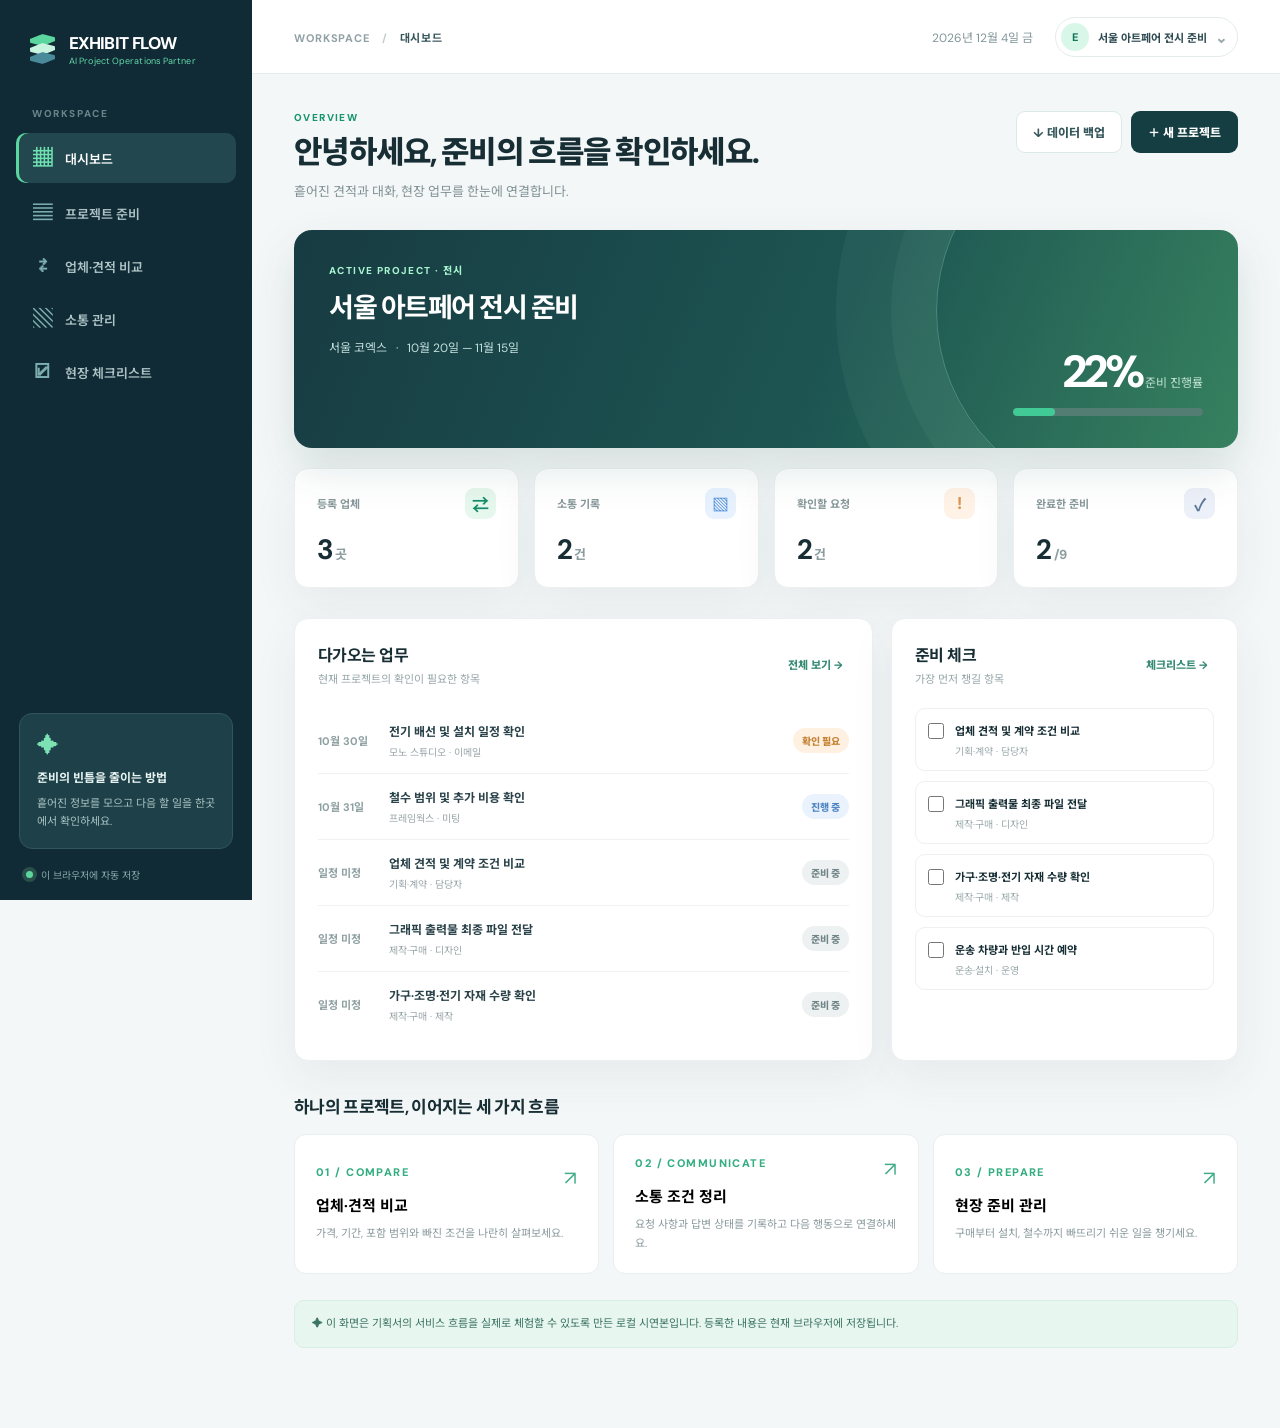
<file: 웹사이트_기획/index.html>
<!doctype html>
<html lang="ko">
<head>
  <meta charset="UTF-8" />
  <meta name="viewport" content="width=device-width, initial-scale=1.0" />
  <meta name="theme-color" content="#102b35" />
  <meta name="description" content="EXHIBIT FLOW — 전시 프로젝트의 비교, 소통, 준비를 하나의 흐름으로 관리하세요." />
  <title>EXHIBIT FLOW | 전시 프로젝트 운영</title>
  <link rel="stylesheet" href="styles.css" />
</head>
<body>
  <div class="app-shell">
    <aside class="sidebar" id="sidebar">
      <a class="brand" href="#dashboard" aria-label="EXHIBIT FLOW 홈">
        <span class="brand-mark" aria-hidden="true"><i></i><i></i><i></i></span>
        <span><strong>EXHIBIT FLOW</strong><small>AI Project Operations Partner</small></span>
      </a>
      <div class="side-caption">WORKSPACE</div>
      <nav class="main-nav" aria-label="주 메뉴">
        <button class="nav-item active" data-view="dashboard"><span class="nav-icon">▦</span> 대시보드</button>
        <button class="nav-item" data-view="projects"><span class="nav-icon">▤</span> 프로젝트 준비</button>
        <button class="nav-item" data-view="compare"><span class="nav-icon">⇄</span> 업체·견적 비교</button>
        <button class="nav-item" data-view="messages"><span class="nav-icon">▧</span> 소통 관리</button>
        <button class="nav-item" data-view="checklist"><span class="nav-icon">☑</span> 현장 체크리스트</button>
      </nav>
      <div class="sidebar-bottom">
        <div class="side-tip"><span>✦</span><strong>준비의 빈틈을 줄이는 방법</strong><p>흩어진 정보를 모으고 다음 할 일을 한곳에서 확인하세요.</p></div>
        <div class="local-badge"><span class="pulse-dot"></span> 이 브라우저에 자동 저장</div>
      </div>
    </aside>

    <main class="main-area">
      <header class="topbar">
        <div class="topbar-left"><button class="menu-toggle" id="menuToggle" aria-label="메뉴 열기">☰</button><span class="breadcrumb">WORKSPACE <b>/</b> <span id="breadcrumbName">대시보드</span></span></div>
        <div class="topbar-right"><span class="today" id="todayLabel"></span><button class="project-switch" id="projectSwitch" title="프로젝트 선택"><span class="switch-avatar">E</span><span id="activeProjectShort">서울 아트페어 전시 준비</span><span class="chevron">⌄</span></button></div>
      </header>

      <div class="content" id="content" aria-live="polite"></div>
    </main>
  </div>

  <div class="modal-backdrop hidden" id="modalBackdrop" role="presentation">
    <div class="modal" role="dialog" aria-modal="true" aria-labelledby="modalTitle">
      <div class="modal-head"><div><div class="eyebrow">EXHIBIT FLOW</div><h2 id="modalTitle"></h2></div><button class="icon-button" id="closeModal" aria-label="닫기">×</button></div>
      <div id="modalBody"></div>
    </div>
  </div>
  <div class="toast" id="toast" role="status"></div>
  <script src="app.js"></script>
</body>
</html>
</file>
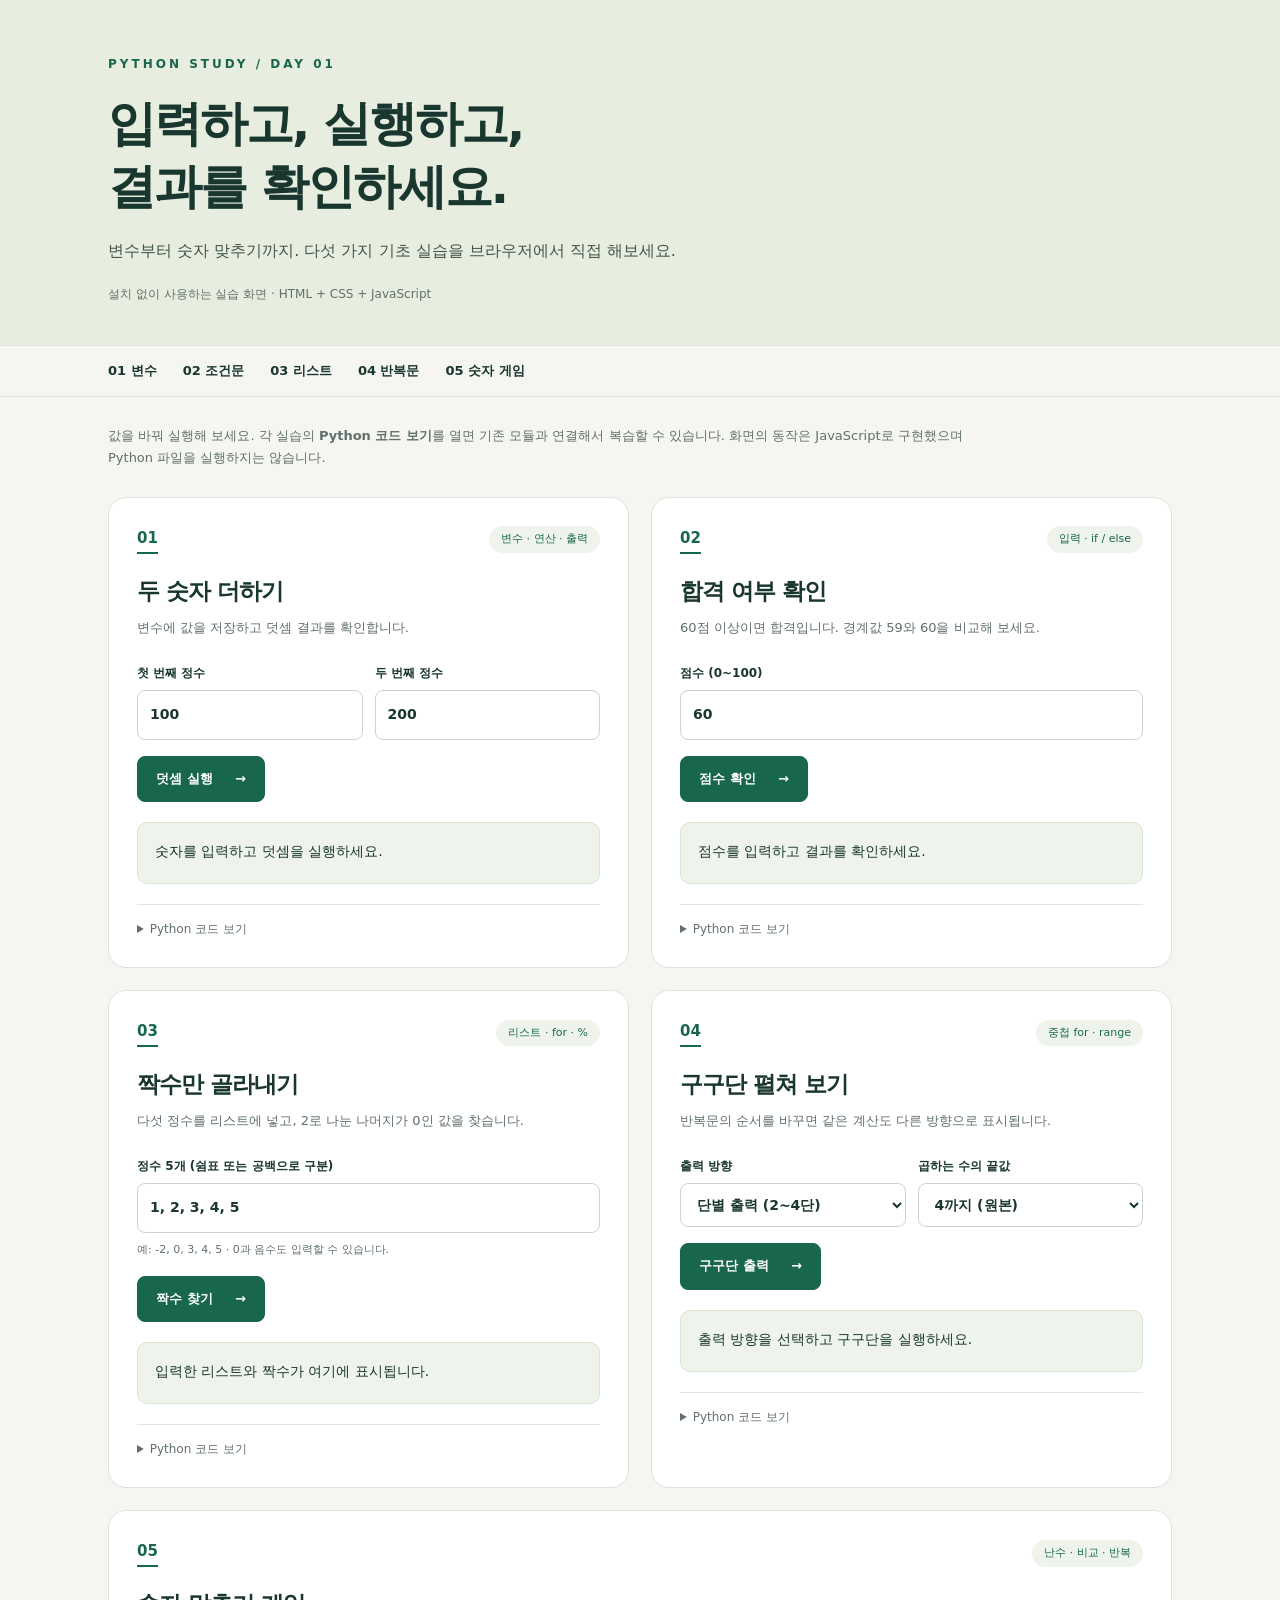
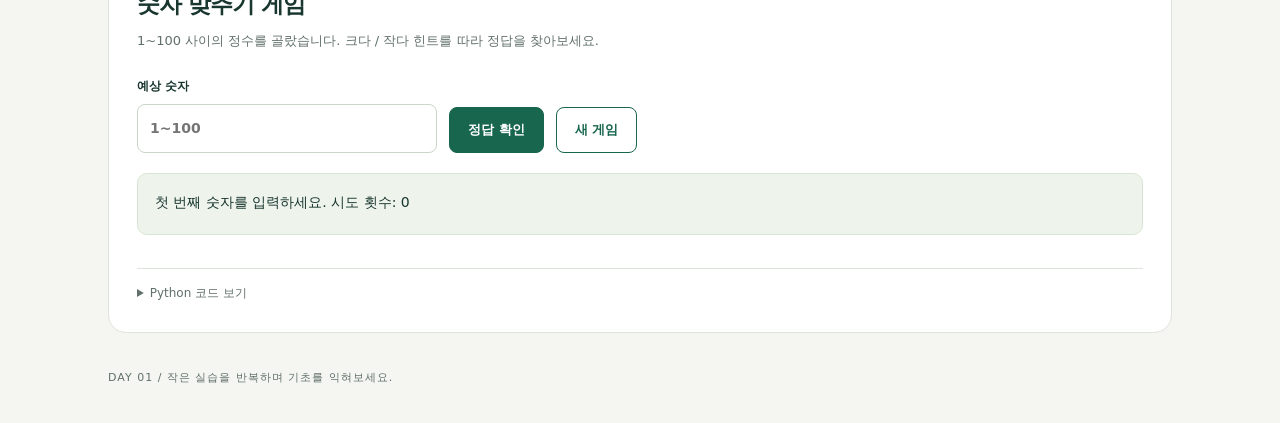
<file: day1/day1_practice/web/index.html>
<!doctype html>
<html lang="ko">
<head>
  <meta charset="utf-8">
  <meta name="viewport" content="width=device-width, initial-scale=1">
  <title>Day 1 · Python 실습 노트</title>
  <link rel="stylesheet" href="styles.css">
  <script src="app.js" defer></script>
</head>
<body>
  <header class="hero">
    <div class="wrap">
      <p class="eyebrow">PYTHON STUDY / DAY 01</p>
      <h1>입력하고, 실행하고,<br>결과를 확인하세요.</h1>
      <p class="intro">변수부터 숫자 맞추기까지. 다섯 가지 기초 실습을 브라우저에서 직접 해보세요.</p>
      <p class="note">설치 없이 사용하는 실습 화면 · HTML + CSS + JavaScript</p>
    </div>
  </header>
  <nav aria-label="실습 바로가기"><div class="wrap links">
    <a href="#variables">01 변수</a><a href="#conditions">02 조건문</a><a href="#lists">03 리스트</a><a href="#multiplication">04 반복문</a><a href="#game">05 숫자 게임</a>
  </div></nav>
  <main class="wrap">
    <p class="guide">값을 바꿔 실행해 보세요. 각 실습의 <strong>Python 코드 보기</strong>를 열면 기존 모듈과 연결해서 복습할 수 있습니다. 화면의 동작은 JavaScript로 구현했으며 Python 파일을 실행하지는 않습니다.</p>
    <div class="grid">
      <section class="card" id="variables" aria-labelledby="title-1">
        <div class="card-heading"><span class="number">01</span><span class="tag">변수 · 연산 · 출력</span></div>
        <h2 id="title-1">두 숫자 더하기</h2><p>변수에 값을 저장하고 덧셈 결과를 확인합니다.</p>
        <form id="variables-form">
          <div class="fields"><label>첫 번째 정수<input id="number-1" type="number" step="1" value="100" required></label><label>두 번째 정수<input id="number-2" type="number" step="1" value="200" required></label></div>
          <button type="submit">덧셈 실행 <span aria-hidden="true">→</span></button>
        </form>
        <div class="result" id="variables-result" role="status" aria-live="polite">숫자를 입력하고 덧셈을 실행하세요.</div>
        <details><summary>Python 코드 보기</summary><pre><code>number1 = 100
number2 = 200
print("number1 + number2 =", number1 + number2)</code></pre><p class="practice">추가 연습: 뺄셈과 곱셈으로 바꿔 보세요.<br>모듈: exercises/variables.py</p></details>
      </section>
      <section class="card" id="conditions" aria-labelledby="title-2">
        <div class="card-heading"><span class="number">02</span><span class="tag">입력 · if / else</span></div>
        <h2 id="title-2">합격 여부 확인</h2><p>60점 이상이면 합격입니다. 경계값 59와 60을 비교해 보세요.</p>
        <form id="conditions-form"><label>점수 (0~100)<input id="score" type="number" min="0" max="100" step="1" value="60" required></label><button type="submit">점수 확인 <span aria-hidden="true">→</span></button></form>
        <div class="result" id="conditions-result" role="status" aria-live="polite">점수를 입력하고 결과를 확인하세요.</div>
        <details><summary>Python 코드 보기</summary><pre><code>score = int(input("점수: "))
if score &gt;= 60:
    print("합격")
else:
    print("불합격")</code></pre><p class="practice">추가 연습: 80점 이상은 우수로 구분해 보세요.<br>모듈: exercises/conditions.py</p></details>
      </section>
      <section class="card" id="lists" aria-labelledby="title-3">
        <div class="card-heading"><span class="number">03</span><span class="tag">리스트 · for · %</span></div>
        <h2 id="title-3">짝수만 골라내기</h2><p>다섯 정수를 리스트에 넣고, 2로 나눈 나머지가 0인 값을 찾습니다.</p>
        <form id="lists-form"><label>정수 5개 (쉼표 또는 공백으로 구분)<input id="numbers" type="text" value="1, 2, 3, 4, 5" required aria-describedby="list-hint"></label><p class="hint" id="list-hint">예: -2, 0, 3, 4, 5 · 0과 음수도 입력할 수 있습니다.</p><button type="submit">짝수 찾기 <span aria-hidden="true">→</span></button></form>
        <div class="result" id="lists-result" role="status" aria-live="polite">입력한 리스트와 짝수가 여기에 표시됩니다.</div>
        <details><summary>Python 코드 보기</summary><pre><code>scores = []
for i in range(5):
    scores.append(int(input("숫자: ")))
for number in scores:
    if number % 2 == 0:
        print(number)</code></pre><p class="practice">추가 연습: 홀수를 찾거나 합계를 계산해 보세요.<br>모듈: exercises/lists.py</p></details>
      </section>
      <section class="card" id="multiplication" aria-labelledby="title-4">
        <div class="card-heading"><span class="number">04</span><span class="tag">중첩 for · range</span></div>
        <h2 id="title-4">구구단 펼쳐 보기</h2><p>반복문의 순서를 바꾸면 같은 계산도 다른 방향으로 표시됩니다.</p>
        <form id="multiplication-form"><div class="fields"><label>출력 방향<select id="table-mode"><option value="by-dan">단별 출력 (2~4단)</option><option value="by-row">가로 출력 (2~9단)</option></select></label><label>곱하는 수의 끝값<select id="table-end"><option value="4">4까지 (원본)</option><option value="9">9까지 (추가 연습)</option></select></label></div><button type="submit">구구단 출력 <span aria-hidden="true">→</span></button></form>
        <div class="result" id="multiplication-result" role="status" aria-live="polite">출력 방향을 선택하고 구구단을 실행하세요.</div>
        <details><summary>Python 코드 보기</summary><pre><code>for dan in range(2, 5):
    for i in range(1, 5):
        print(f"{dan} x {i} = {dan * i}", end="\t")
    print()</code></pre><p class="practice">추가 연습: range(1, 10)으로 9까지 출력해 보세요.<br>모듈: exercises/multiplication.py</p></details>
      </section>
      <section class="card game" id="game" aria-labelledby="title-5">
        <div class="card-heading"><span class="number">05</span><span class="tag">난수 · 비교 · 반복</span></div>
        <h2 id="title-5">숫자 맞추기 게임</h2><p>1~100 사이의 정수를 골랐습니다. 크다 / 작다 힌트를 따라 정답을 찾아보세요.</p>
        <form id="game-form"><div class="game-controls"><label>예상 숫자<input id="guess" type="number" min="1" max="100" step="1" placeholder="1~100" required></label><button id="guess-button" type="submit">정답 확인</button><button class="secondary" id="reset-game" type="button">새 게임</button></div></form>
        <div class="result" id="game-result" role="status" aria-live="polite">첫 번째 숫자를 입력하세요. 시도 횟수: 0</div>
        <ol id="game-history" aria-label="추측 기록"></ol>
        <details><summary>Python 코드 보기</summary><pre><code>import random
com_number = random.randint(1, 100)
count = 0
while True:
    user_number = int(input("1~100: "))
    count += 1
    if user_number &gt; com_number:
        print("정답보다 큽니다.")
    elif user_number &lt; com_number:
        print("정답보다 작습니다.")
    else:
        print(f"정답! 총 시도 횟수: {count}")
        break</code></pre><p class="practice">추가 연습: 최대 시도 횟수를 7회로 제한해 보세요.<br>모듈: exercises/number_game.py</p></details>
      </section>
    </div>
  </main>
  <footer class="wrap">DAY 01 / 작은 실습을 반복하며 기초를 익혀보세요.</footer>
</body>
</html>
</file>
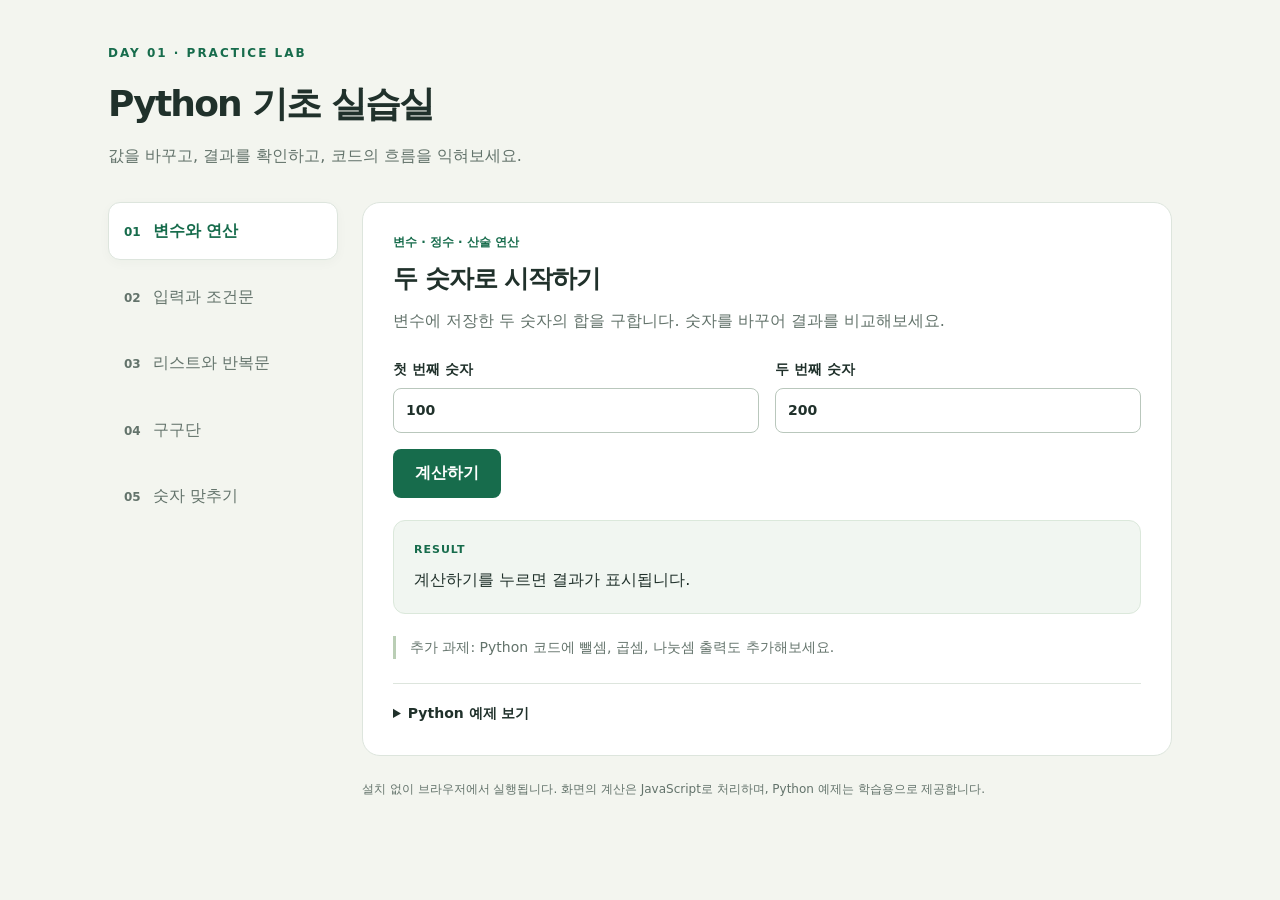
<file: 수업자료 다운로드/2026_1022/Day1/day1_modules/web/index.html>
<!doctype html>
<html lang="ko">
<head>
  <meta charset="utf-8">
  <meta name="viewport" content="width=device-width, initial-scale=1">
  <title>Python 기초 실습실</title>
  <style>
    :root{color-scheme:light;--ink:#20312b;--muted:#63736b;--green:#176c4c;--line:#dde5dd;--paper:#fff;--bg:#f3f5ef}
    *{box-sizing:border-box}body{margin:0;background:var(--bg);color:var(--ink);font-family:"Malgun Gothic",system-ui,sans-serif;line-height:1.65}
    .wrap{max-width:1120px;margin:auto;padding:44px 28px}header{margin-bottom:32px}.eyebrow{color:var(--green);font-size:12px;font-weight:800;letter-spacing:2px}h1{font-size:36px;letter-spacing:-1.8px;margin:10px 0}header p{color:var(--muted);margin:0}
    .layout{display:grid;grid-template-columns:230px 1fr;gap:24px}nav{display:flex;flex-direction:column;gap:8px}button,input,select{font:inherit}button{cursor:pointer}nav button{text-align:left;border:1px solid transparent;border-radius:12px;padding:15px;background:transparent;color:var(--muted)}nav button[aria-pressed="true"]{background:var(--paper);border-color:var(--line);color:var(--green);font-weight:700;box-shadow:0 3px 12px #20312b08}nav span{display:inline-block;margin-right:12px;font-size:12px;font-weight:700}
    main{min-width:0}.card{background:var(--paper);border:1px solid var(--line);border-radius:18px;padding:30px}h2{font-size:25px;letter-spacing:-1px;margin:6px 0 8px}.intro{color:var(--muted);margin:0 0 24px}.tag{color:var(--green);font-size:12px;font-weight:700}form{margin:22px 0}.fields{display:flex;gap:16px;flex-wrap:wrap}label{display:block;font-size:14px;font-weight:700;flex:1;min-width:100px}input,select{display:block;width:100%;margin-top:7px;padding:10px 12px;border:1px solid #b9c7bc;border-radius:8px;background:#fff;color:var(--ink)}input:focus,select:focus,button:focus-visible,summary:focus-visible{outline:3px solid #9fd8be;outline-offset:3px}.action{margin-top:16px;background:var(--green);color:#fff;border:0;border-radius:8px;padding:11px 22px;font-weight:700}.secondary{background:#eaf0e9;color:var(--ink);margin-left:8px}button:disabled{opacity:.5;cursor:default}.result{margin-top:22px;background:#f1f6f1;border:1px solid #dbe8db;border-radius:12px;padding:20px;white-space:pre-wrap;overflow-wrap:anywhere;font-size:16px;min-height:80px}.result-title{font-size:11px;letter-spacing:1px;color:var(--green);font-weight:800;margin-bottom:8px}.error{color:#a02e2e}.task{font-size:14px;margin:22px 0;color:var(--muted);border-left:3px solid #baceb5;padding-left:14px}details{border-top:1px solid var(--line);padding-top:18px;margin-top:24px}summary{cursor:pointer;font-size:14px;font-weight:700}pre{background:#20312b;color:#e8f3e9;padding:20px;border-radius:10px;overflow:auto;line-height:1.7;font-size:13px}footer{font-size:12px;color:var(--muted);margin-top:24px}.table-wrap{overflow:auto}table{border-collapse:collapse;width:100%;font-size:13px;white-space:nowrap}td,th{padding:9px;border-bottom:1px solid #d5e3d5;text-align:left}th{color:var(--green)}.history{padding-left:24px;color:var(--muted);font-size:14px}.history:empty{display:none}[hidden]{display:none!important}
    @media(max-width:760px){.wrap{padding:24px 16px}h1{font-size:29px}.layout{grid-template-columns:1fr}nav{flex-direction:row;overflow:auto}nav button{white-space:nowrap;padding:10px}nav span{margin-right:6px}.card{padding:22px}.fields.five label{flex:1 1 70px}.secondary{margin-left:0;margin-right:8px}h2{font-size:23px}}
  </style>
</head>
<body>
<div class="wrap">
  <header><div class="eyebrow">DAY 01 · PRACTICE LAB</div><h1>Python 기초 실습실</h1><p>값을 바꾸고, 결과를 확인하고, 코드의 흐름을 익혀보세요.</p></header>
  <div class="layout">
    <nav aria-label="실습 선택">
      <button type="button" data-page="variables" aria-pressed="true" aria-controls="variables"><span>01</span>변수와 연산</button>
      <button type="button" data-page="conditions" aria-pressed="false" aria-controls="conditions"><span>02</span>입력과 조건문</button>
      <button type="button" data-page="lists" aria-pressed="false" aria-controls="lists"><span>03</span>리스트와 반복문</button>
      <button type="button" data-page="multiplication" aria-pressed="false" aria-controls="multiplication"><span>04</span>구구단</button>
      <button type="button" data-page="game" aria-pressed="false" aria-controls="game"><span>05</span>숫자 맞추기</button>
    </nav>
    <main>
      <section class="card" id="variables" aria-labelledby="title-1">
        <div class="tag">변수 · 정수 · 산술 연산</div><h2 id="title-1">두 숫자로 시작하기</h2><p class="intro">변수에 저장한 두 숫자의 합을 구합니다. 숫자를 바꾸어 결과를 비교해보세요.</p>
        <form id="variables-form"><div class="fields"><label>첫 번째 숫자<input id="number1" type="number" step="1" value="100" required></label><label>두 번째 숫자<input id="number2" type="number" step="1" value="200" required></label></div><button class="action">계산하기</button></form>
        <div class="result" aria-live="polite"><div class="result-title">RESULT</div><div id="variables-result">계산하기를 누르면 결과가 표시됩니다.</div></div>
        <p class="task">추가 과제: Python 코드에 뺄셈, 곱셈, 나눗셈 출력도 추가해보세요.</p>
        <details><summary>Python 예제 보기</summary><pre><code>number1 = 100
number2 = 200
print("number1 + number2 =", number1 + number2)</code></pre></details>
      </section>
      <section class="card" id="conditions" hidden aria-labelledby="title-2">
        <div class="tag">입력 · 비교 연산 · if / else</div><h2 id="title-2">합격 기준은 60점</h2><p class="intro">점수가 60점 이상이면 합격입니다. 59, 60, 61을 차례로 넣어보세요.</p>
        <form id="conditions-form"><label>점수 (0~100)<input id="score" type="number" min="0" max="100" step="1" value="60" required></label><button class="action">합격 여부 확인</button></form>
        <div class="result" aria-live="polite"><div class="result-title">RESULT</div><div id="conditions-result">점수를 입력하고 결과를 확인하세요.</div></div>
        <p class="task">추가 과제: Python 코드에서도 0~100 범위만 입력받도록 수정해보세요.</p>
        <details><summary>Python 예제 보기</summary><pre><code>score = int(input("점수를 입력하세요: "))
if score &gt;= 60:
    print("합격")
else:
    print("불합격")</code></pre></details>
      </section>
      <section class="card" id="lists" hidden aria-labelledby="title-3">
        <div class="tag">리스트 · for · 나머지 연산 %</div><h2 id="title-3">리스트에서 짝수 찾기</h2><p class="intro">정수 5개를 모아 리스트를 만들고, 2로 나눈 나머지가 0인 숫자를 찾습니다.</p>
        <form id="lists-form"><div class="fields five">
          <label>숫자 1<input name="list-number" type="number" step="1" value="1" required></label><label>숫자 2<input name="list-number" type="number" step="1" value="2" required></label><label>숫자 3<input name="list-number" type="number" step="1" value="3" required></label><label>숫자 4<input name="list-number" type="number" step="1" value="4" required></label><label>숫자 5<input name="list-number" type="number" step="1" value="5" required></label>
        </div><button class="action">짝수 찾기</button></form>
        <div class="result" aria-live="polite"><div class="result-title">RESULT</div><div id="lists-result">입력한 리스트와 짝수가 여기에 표시됩니다.</div></div>
        <p class="task">추가 과제: 홀수만 출력하도록 조건을 바꾸고 짝수의 개수도 구해보세요.</p>
        <details><summary>Python 예제 보기</summary><pre><code>scores = []
for i in range(5):
    score = int(input(f"{i + 1}번째 숫자: "))
    scores.append(score)

for number in scores:
    if number % 2 == 0:
        print(number)</code></pre></details>
      </section>
      <section class="card" id="multiplication" hidden aria-labelledby="title-4">
        <div class="tag">중첩 for · range · 출력 순서</div><h2 id="title-4">반복문으로 만드는 구구단</h2><p class="intro">두 반복문을 겹쳐 구구단을 만듭니다. 원래 예제의 두 출력 방식을 비교해보세요.</p>
        <form id="multiplication-form"><label>출력 방식<select id="table-mode"><option value="short">연습 A · 2~4단 × 1~4</option><option value="full">연습 B · 2~9단 × 1~9</option></select></label><button class="action">구구단 출력</button></form>
        <div class="result" aria-live="polite"><div class="result-title">RESULT</div><div id="multiplication-result">출력 방식을 선택하고 구구단을 만들어보세요.</div></div>
        <p class="task">추가 과제: Python에서 원하는 단을 입력받아 1~9까지 출력하세요. range(a, b)는 a부터 b−1까지 생성합니다.</p>
        <details><summary>Python 예제 보기</summary><pre><code># 연습 A: 한 행에 같은 단을 출력
for dan in range(2, 5):
    for i in range(1, 5):
        print(f"{dan} x {i} = {dan * i}", end="\t")
    print()

# 연습 B: 한 행에 2~9단을 출력
for multiplier in range(1, 10):
    for dan in range(2, 10):
        print(f"{dan} x {multiplier} = {dan * multiplier}", end="\t")
    print()</code></pre></details>
      </section>
      <section class="card" id="game" hidden aria-labelledby="title-5">
        <div class="tag">난수 · 반복 · 조건 분기</div><h2 id="title-5">숨겨진 숫자를 찾아보세요</h2><p class="intro">1~100 사이의 정수를 골랐습니다. 힌트를 읽고 다음 숫자를 입력하세요.</p>
        <form id="game-form"><label>예상 숫자 (1~100)<input id="guess" type="number" min="1" max="100" step="1" required autocomplete="off"></label><button id="guess-button" class="action">정답 확인</button><button id="restart" class="action secondary" type="button">새 게임</button></form>
        <div class="result" aria-live="polite"><div class="result-title">RESULT</div><div id="game-result">첫 번째 숫자를 입력하세요. 시도 횟수: 0</div></div>
        <ol id="history" class="history" aria-label="시도 기록"></ol>
        <p class="task">추가 과제: Python 게임의 시도를 7번으로 제한하고, 실패하면 정답을 공개해보세요.</p>
        <details><summary>Python 예제 보기</summary><pre><code>import random

answer = random.randint(1, 100)
count = 0
while True:
    guess = int(input("1~100: "))
    if not 1 &lt;= guess &lt;= 100:
        continue
    count += 1
    if guess &gt; answer:
        print("정답보다 큽니다.")
    elif guess &lt; answer:
        print("정답보다 작습니다.")
    else:
        print(f"정답! 총 시도 횟수: {count}")
        break</code></pre></details>
      </section>
      <footer>설치 없이 브라우저에서 실행됩니다. 화면의 계산은 JavaScript로 처리하며, Python 예제는 학습용으로 제공합니다.</footer>
    </main>
  </div>
</div>
<script>
  'use strict';
  const byId = id => document.getElementById(id);
  function showResult(id, text, error = false) {
    const output = byId(id);
    output.textContent = text;
    output.classList.toggle('error', error);
  }
  function integer(input) {
    if (input.value.trim() === '') throw new Error('모든 칸에 정수를 입력하세요.');
    const value = Number(input.value);
    if (!Number.isSafeInteger(value)) throw new Error('정확하게 계산할 수 있는 범위의 정수를 입력하세요.');
    return value;
  }
  function onSubmit(id, output, callback) {
    byId(id).addEventListener('submit', event => {
      event.preventDefault();
      try { callback(); } catch (error) { showResult(output, error.message, true); }
    });
  }
  document.querySelectorAll('[data-page]').forEach(button => {
    button.addEventListener('click', () => {
      document.querySelectorAll('[data-page]').forEach(item => item.setAttribute('aria-pressed', String(item === button)));
      document.querySelectorAll('main > section').forEach(section => { section.hidden = section.id !== button.dataset.page; });
    });
  });
  onSubmit('variables-form', 'variables-result', () => {
    const a = integer(byId('number1')), b = integer(byId('number2'));
    if (!Number.isSafeInteger(a + b)) throw new Error('합이 너무 큽니다. 더 작은 정수를 입력하세요.');
    showResult('variables-result', `${a} + ${b} = ${a + b}`);
  });
  onSubmit('conditions-form', 'conditions-result', () => {
    const score = integer(byId('score'));
    if (score < 0 || score > 100) throw new Error('0~100 사이의 점수를 입력하세요.');
    showResult('conditions-result', `${score}점 → ${score >= 60 ? '합격' : '불합격'}\n조건 score >= 60: ${score >= 60 ? 'True' : 'False'}`);
  });
  onSubmit('lists-form', 'lists-result', () => {
    const values = Array.from(document.querySelectorAll('[name="list-number"]'), integer);
    const evens = values.filter(value => value % 2 === 0);
    showResult('lists-result', `입력 리스트: [${values.join(', ')}]\n짝수: ${evens.length ? evens.join(', ') : '없음'}\n짝수 개수: ${evens.length}`);
  });
  onSubmit('multiplication-form', 'multiplication-result', () => {
    const full = byId('table-mode').value === 'full';
    const table = document.createElement('table');
    const caption = document.createElement('caption');
    caption.textContent = full ? '2~9단 전체 구구단' : '2~4단, 각 단의 1~4배';
    table.append(caption);
    for (let row = 1; row <= (full ? 9 : 3); row++) {
      const tr = document.createElement('tr');
      for (let col = 1; col <= (full ? 8 : 4); col++) {
        const dan = full ? col + 1 : row + 1;
        const multiplier = full ? row : col;
        const td = document.createElement('td');
        td.textContent = `${dan} × ${multiplier} = ${dan * multiplier}`;
        tr.append(td);
      }
      table.append(tr);
    }
    const wrap = document.createElement('div');
    wrap.className = 'table-wrap';
    wrap.append(table);
    byId('multiplication-result').replaceChildren(wrap);
  });
  let answer = Math.floor(Math.random() * 100) + 1;
  let attempts = 0, finished = false;
  onSubmit('game-form', 'game-result', () => {
    if (finished) return;
    const guess = integer(byId('guess'));
    if (guess < 1 || guess > 100) throw new Error('1~100 사이의 정수를 입력하세요.');
    attempts++;
    const hint = guess === answer ? '정답입니다!' : guess > answer ? '정답보다 큽니다. 더 작은 수를 입력하세요.' : '정답보다 작습니다. 더 큰 수를 입력하세요.';
    showResult('game-result', `${hint}\n시도 횟수: ${attempts}`);
    const item = document.createElement('li');
    item.textContent = `${guess} → ${guess === answer ? '정답' : guess > answer ? '큼' : '작음'}`;
    byId('history').append(item);
    if (guess === answer) {
      finished = true;
      byId('guess-button').disabled = true;
      byId('guess').disabled = true;
    } else { byId('guess').select(); }
  });
  byId('restart').addEventListener('click', () => {
    answer = Math.floor(Math.random() * 100) + 1;
    attempts = 0; finished = false;
    byId('game-form').reset();
    byId('guess-button').disabled = false;
    byId('guess').disabled = false;
    byId('history').replaceChildren();
    showResult('game-result', '새 숫자를 골랐습니다. 시도 횟수: 0');
    byId('guess').focus();
  });
</script>
</body>
</html>
</file>
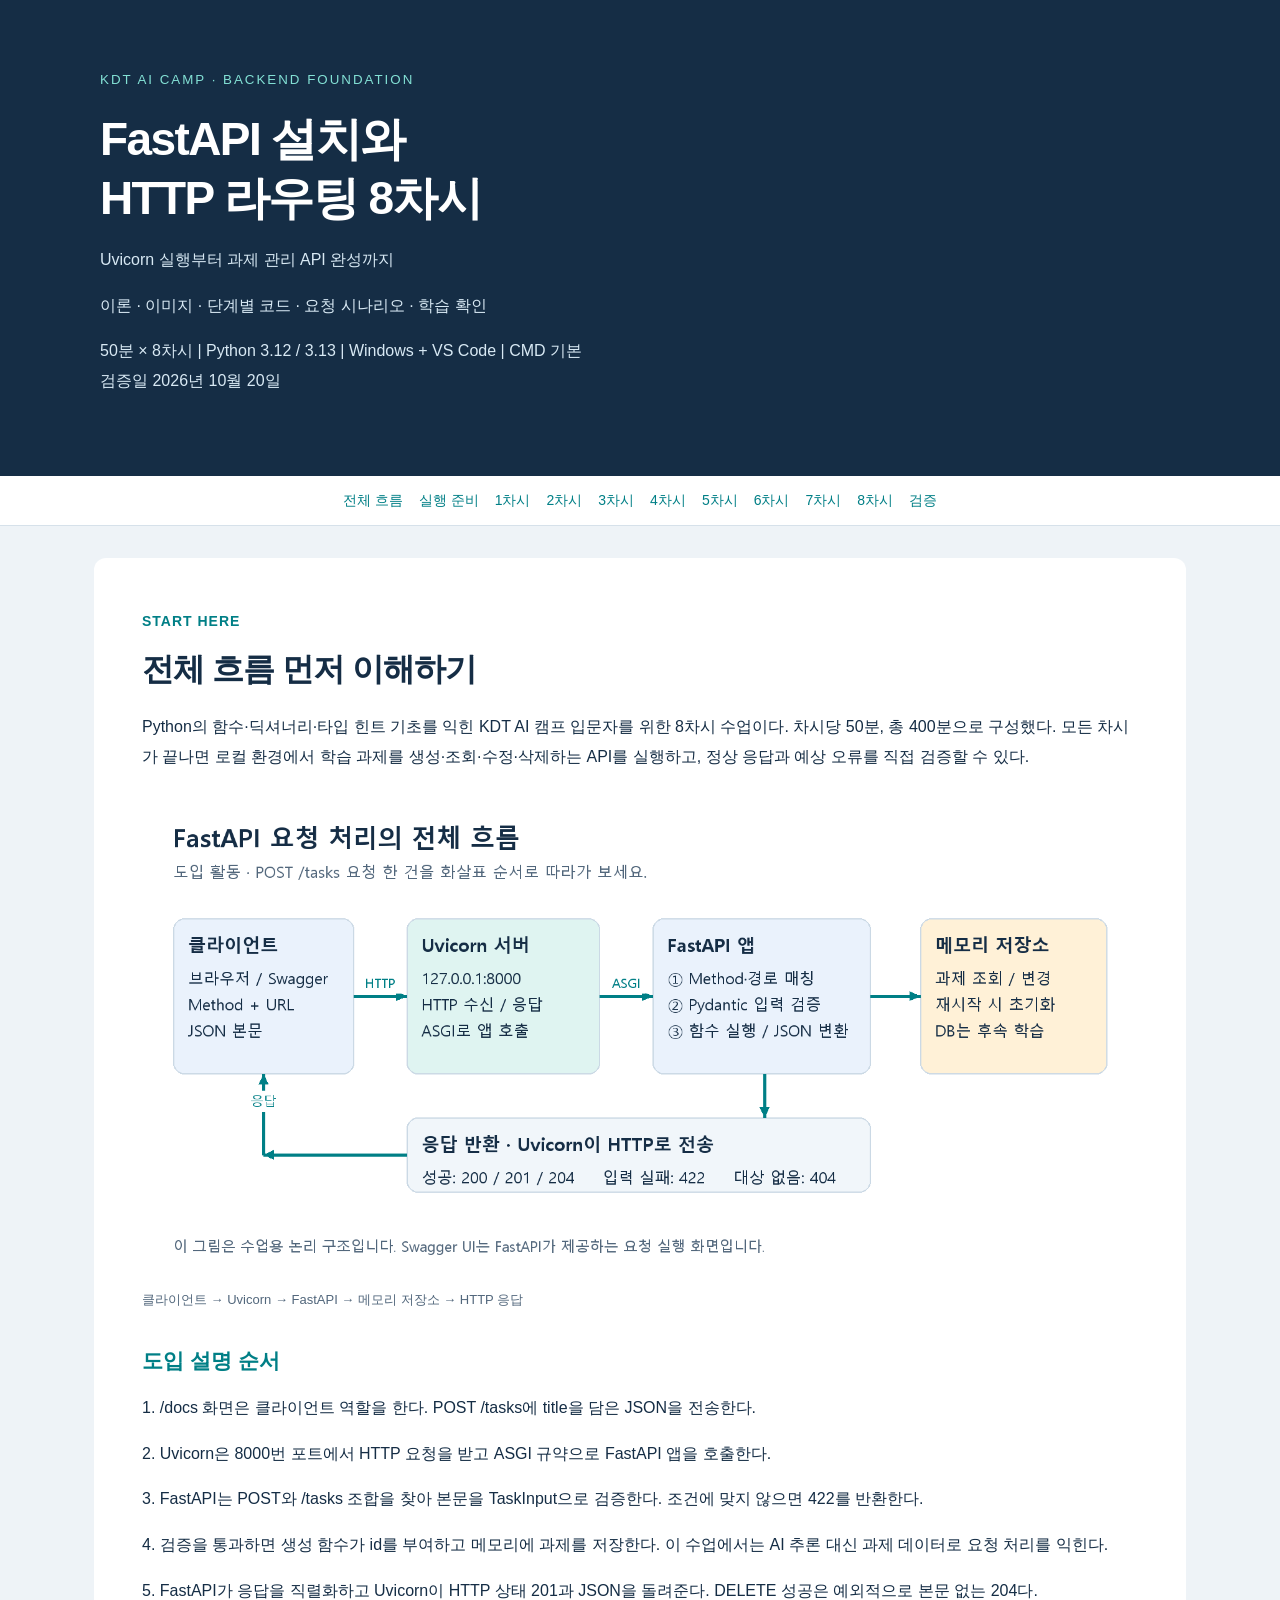
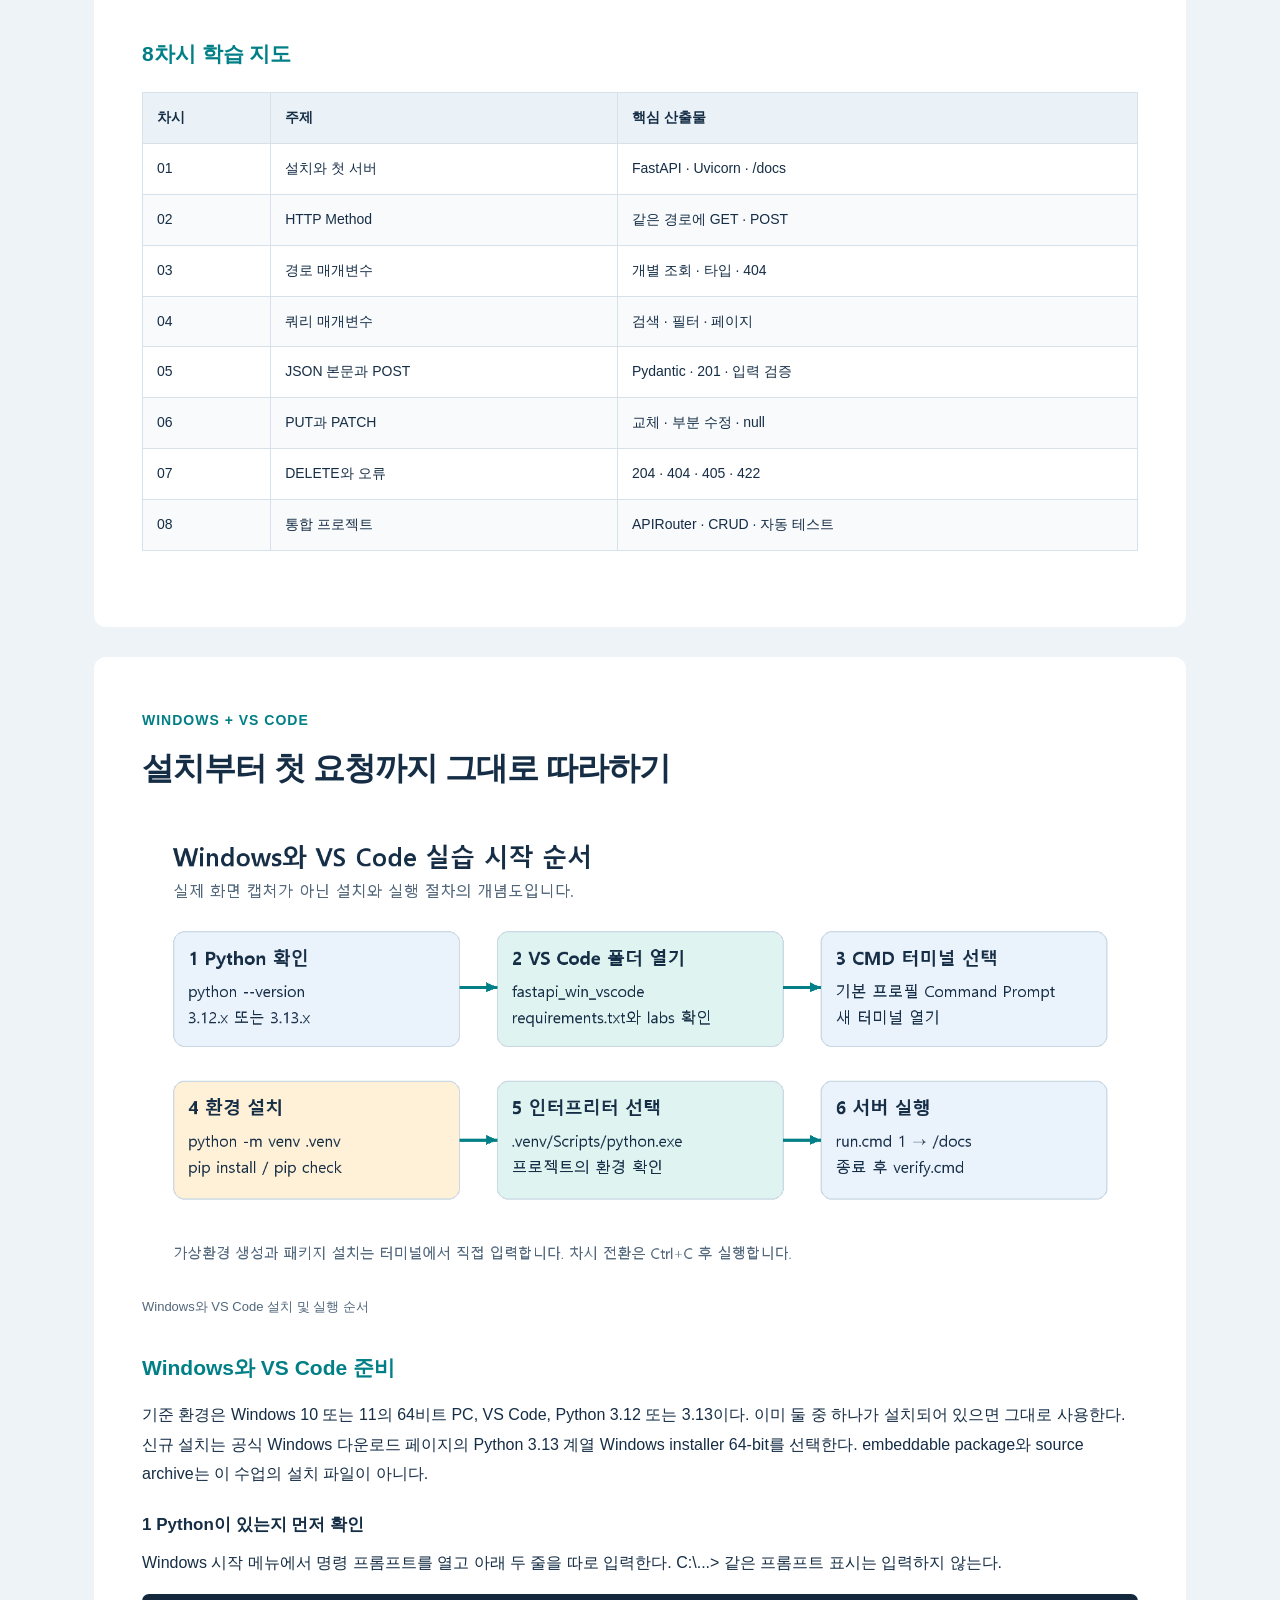
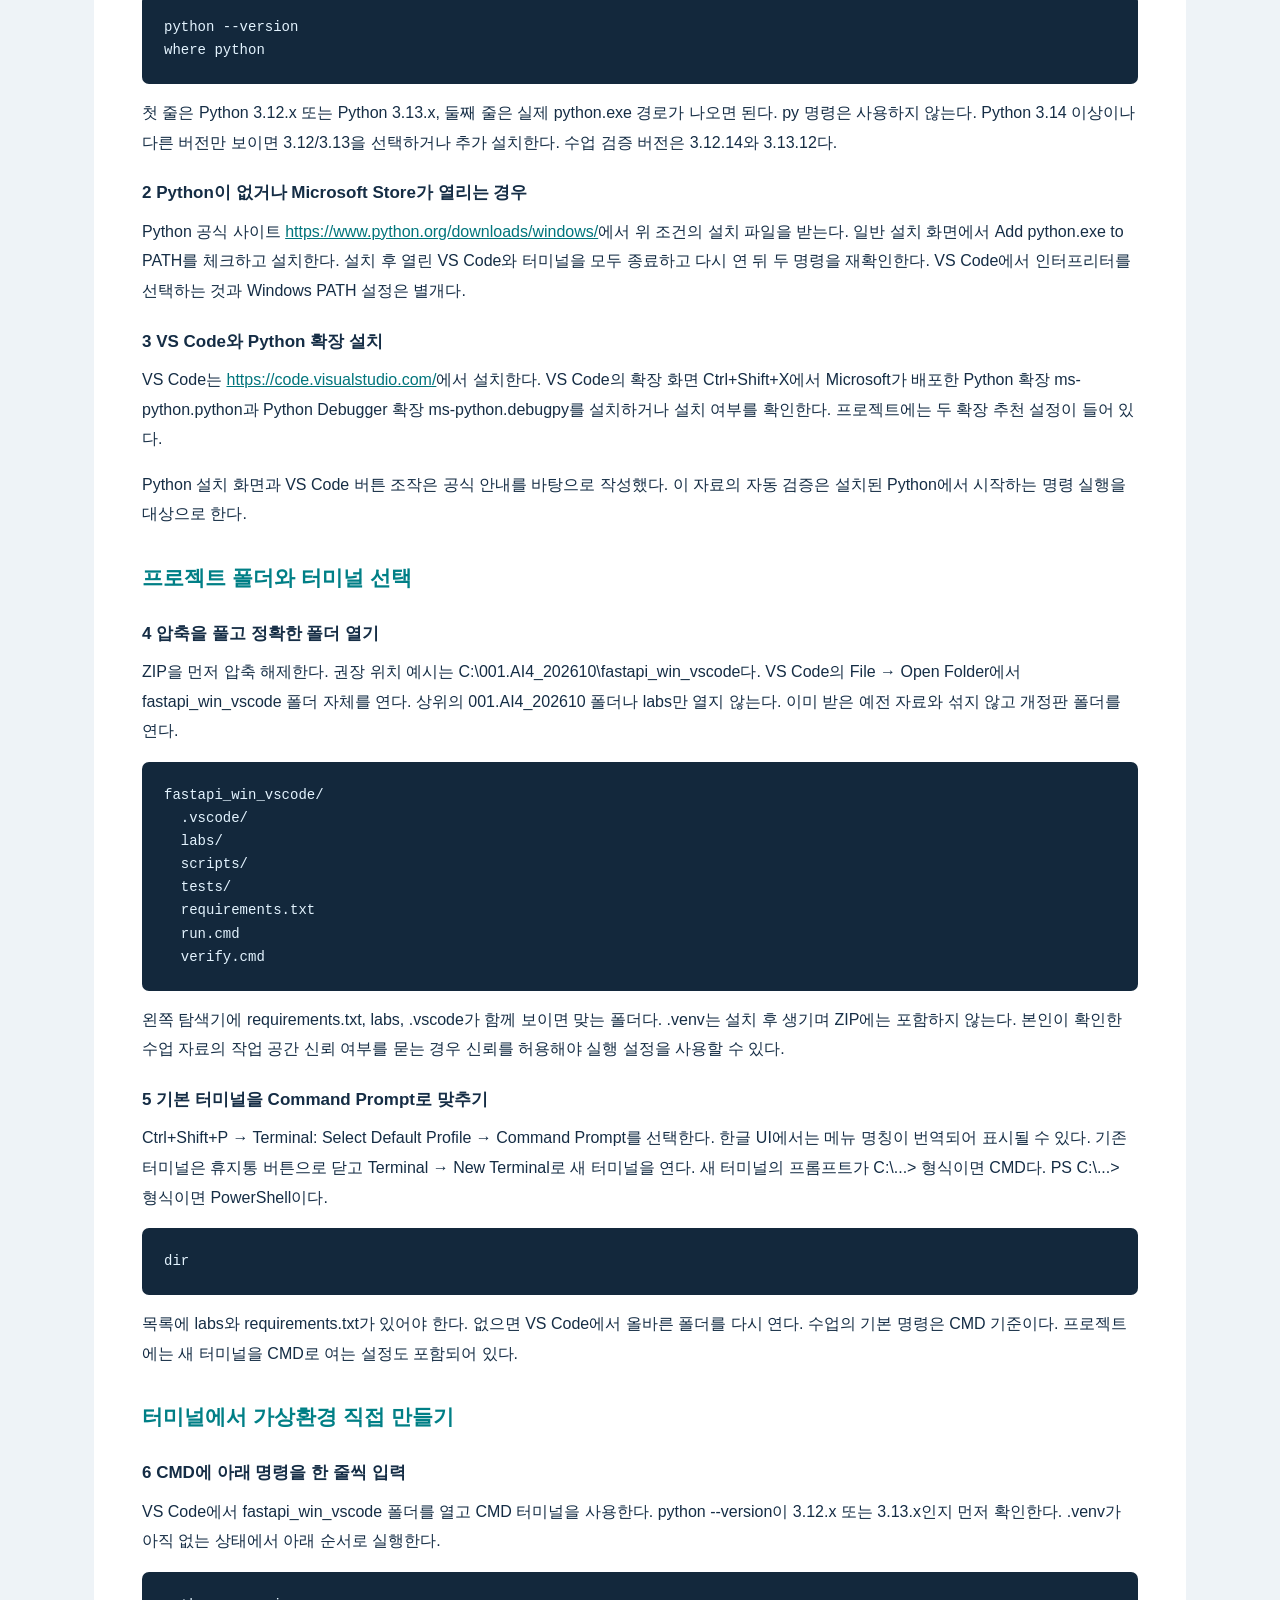
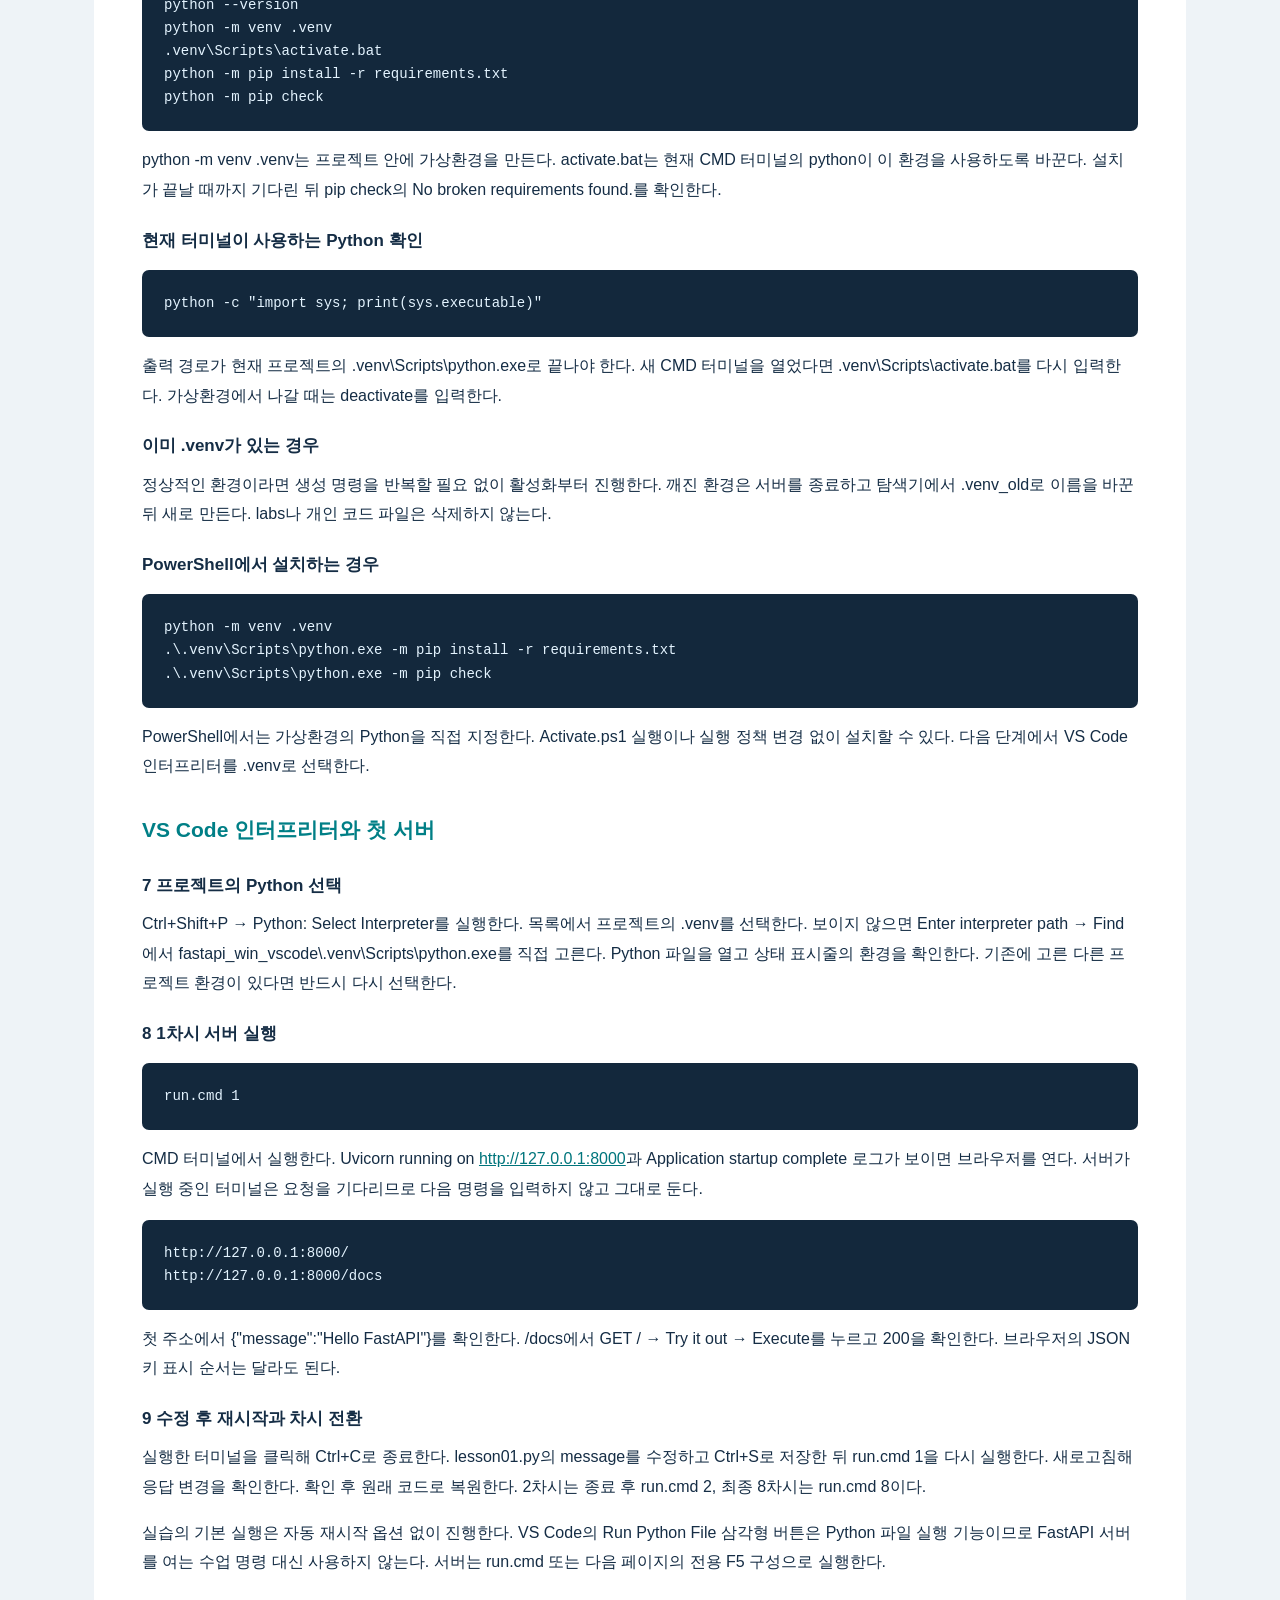
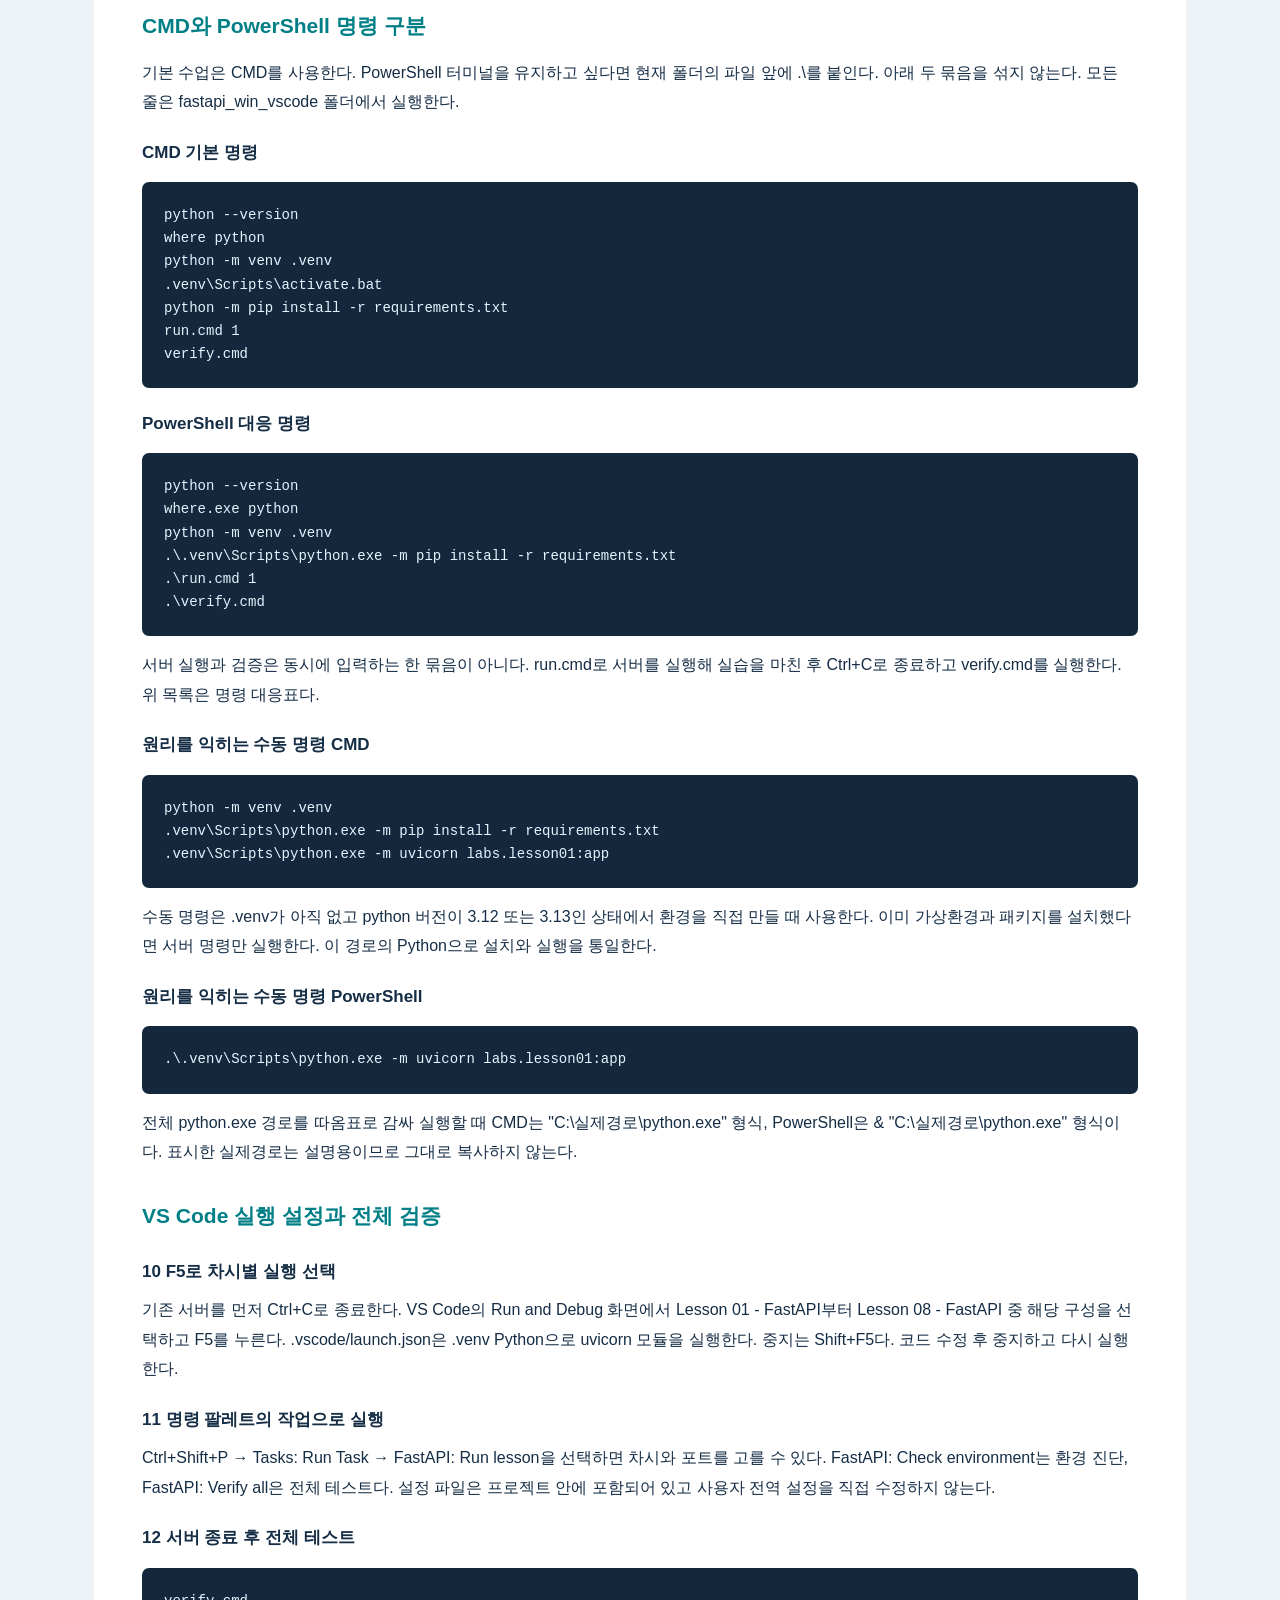
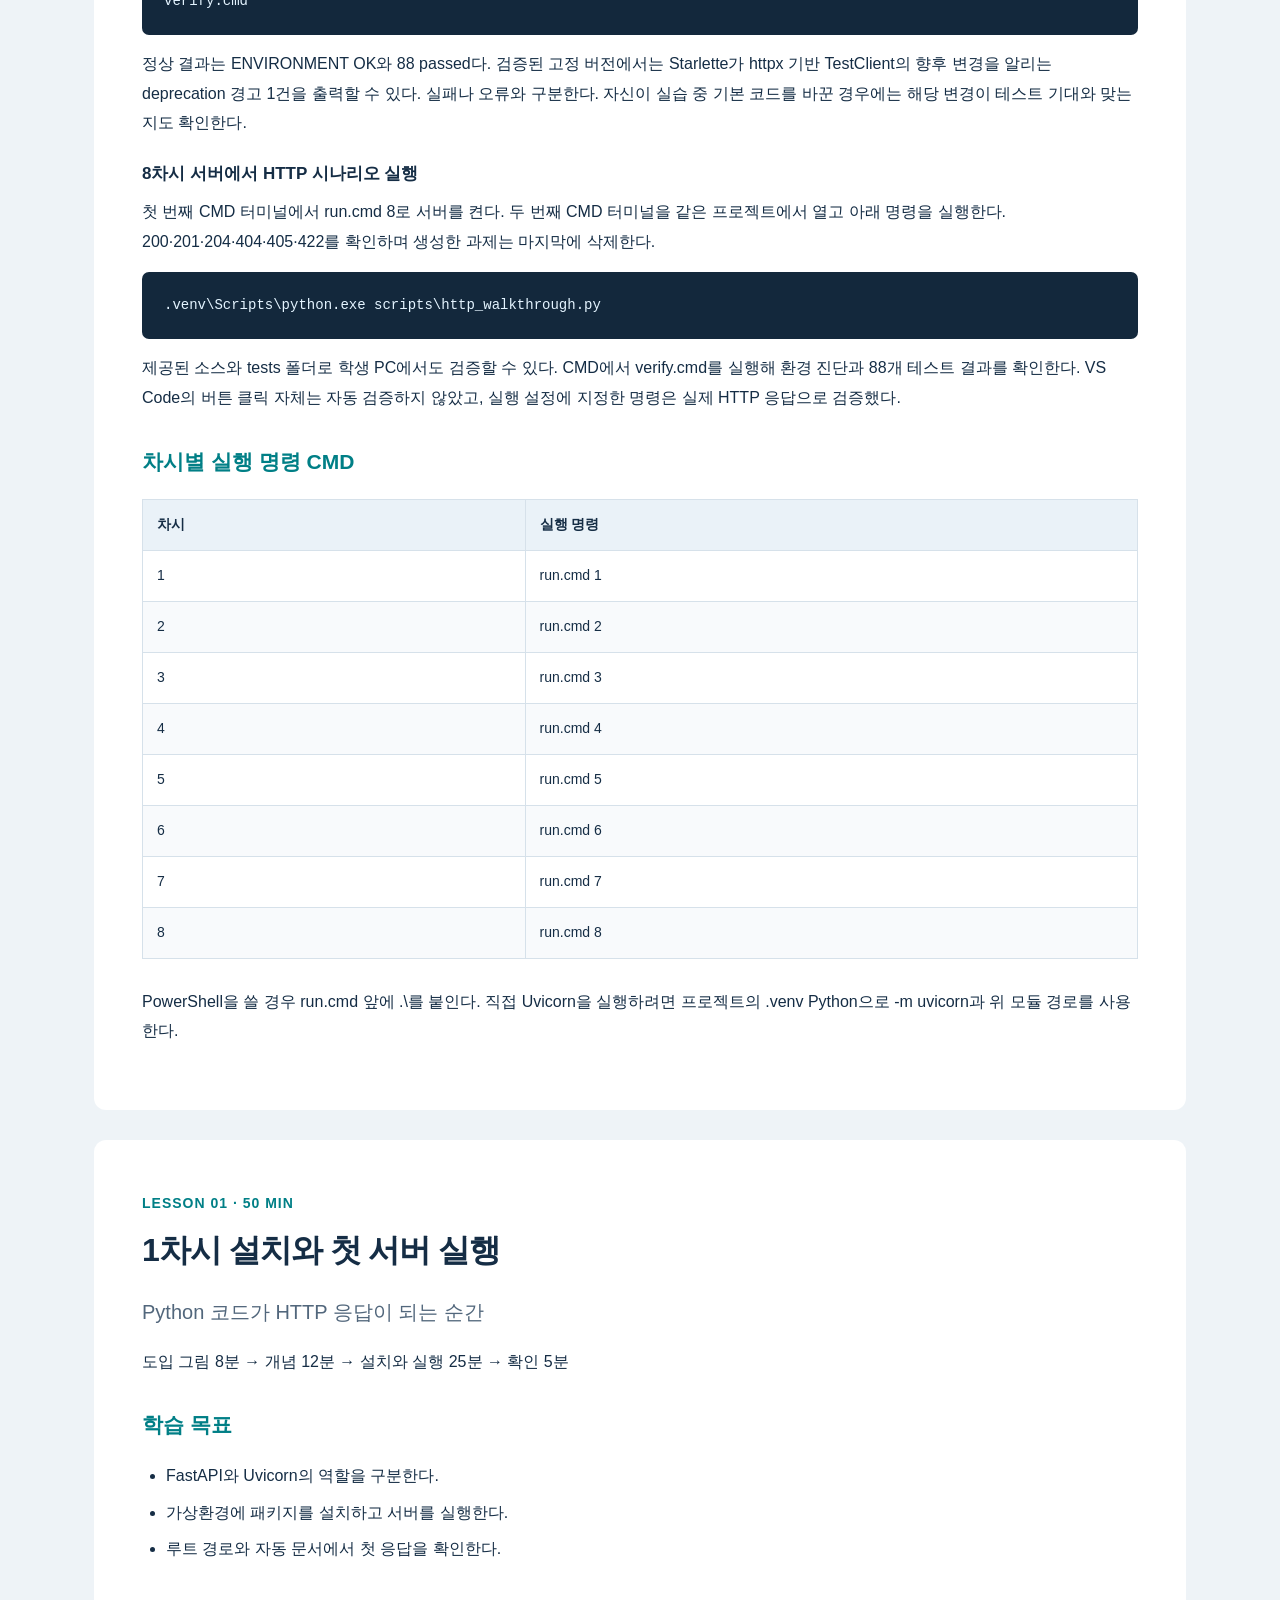
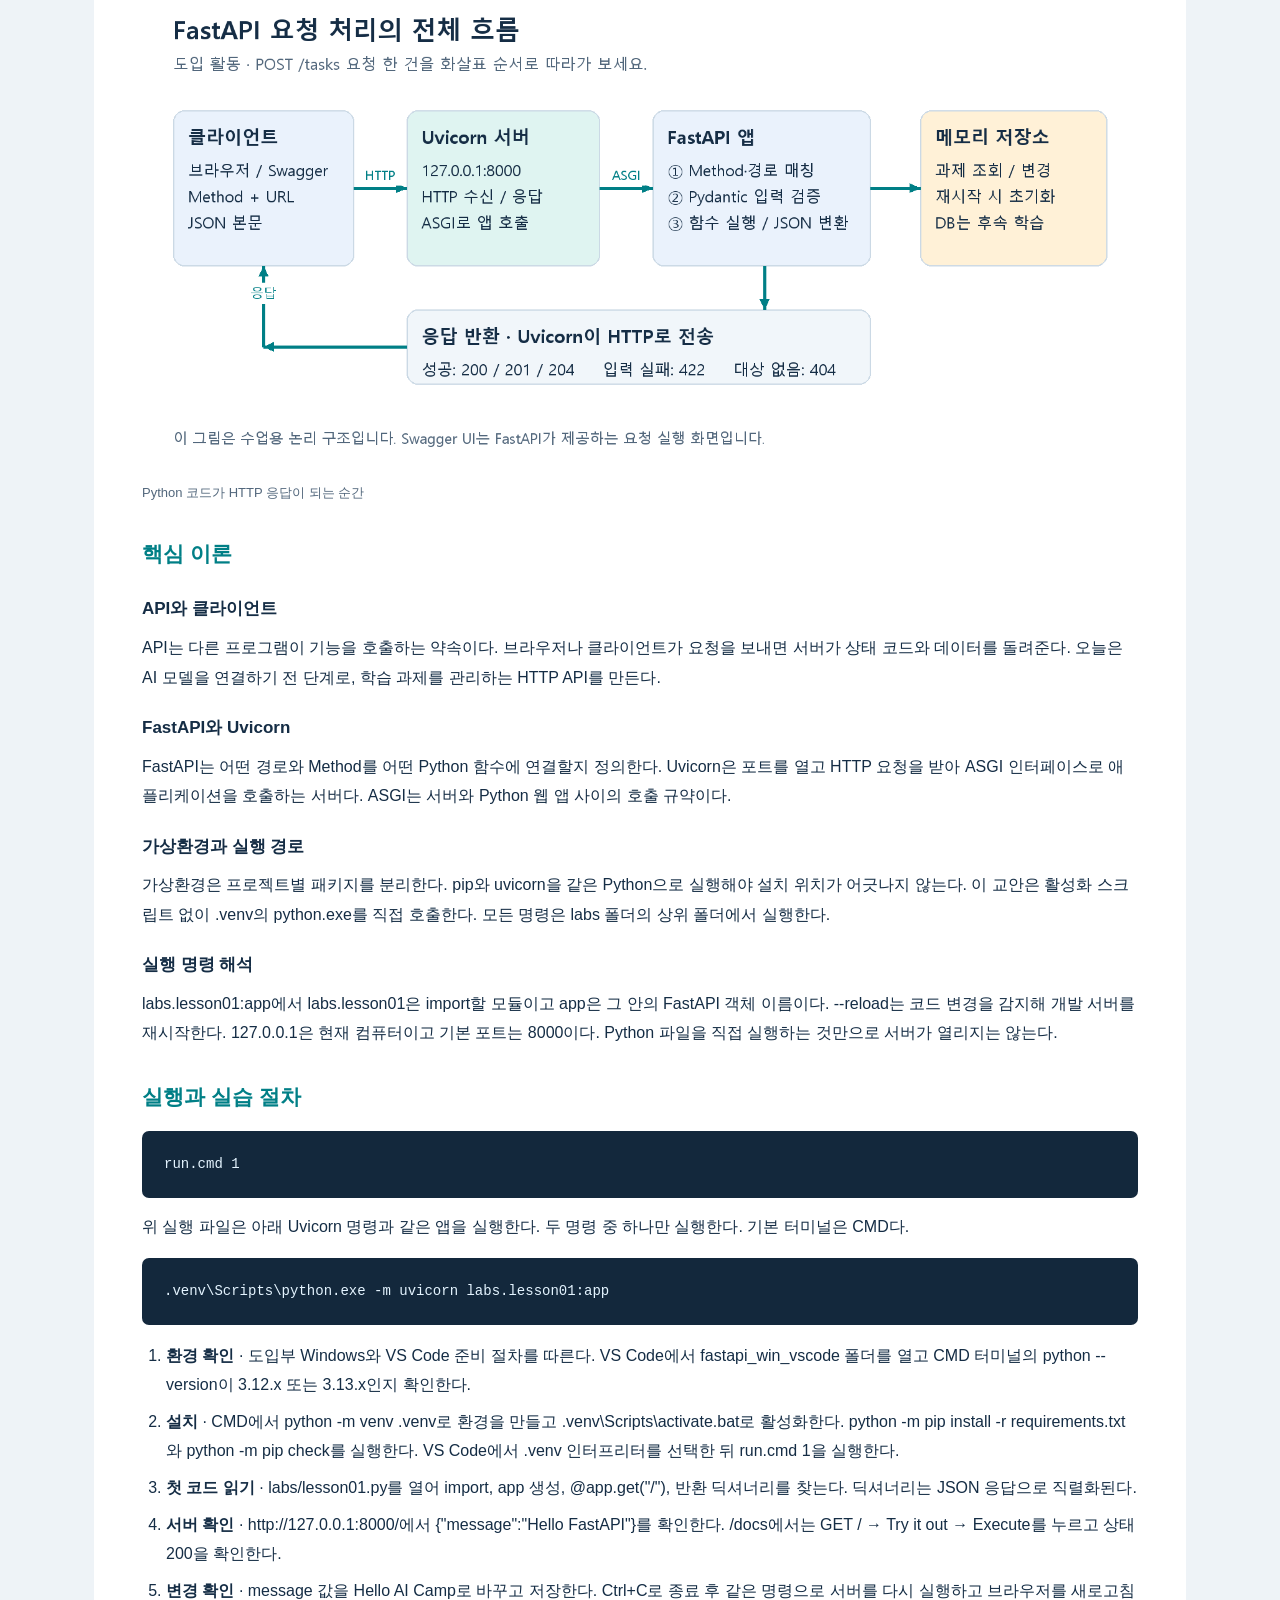
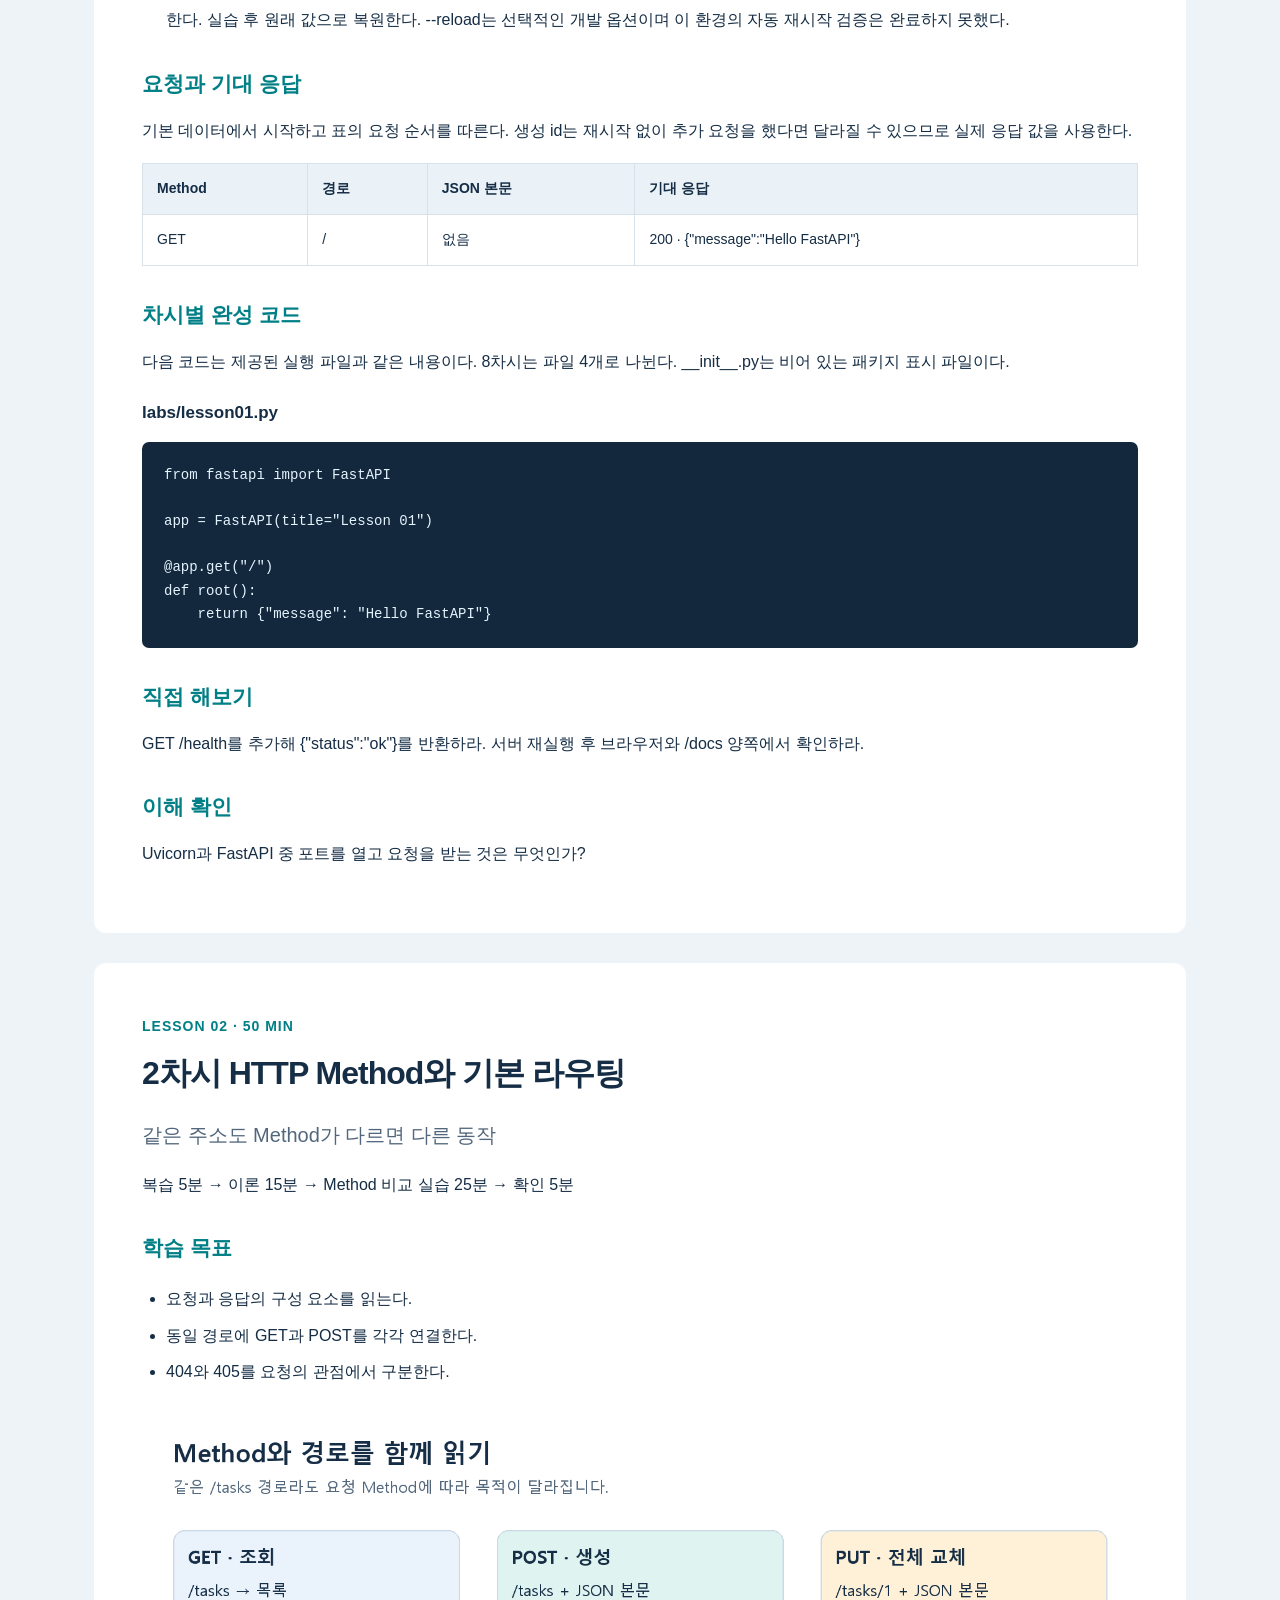
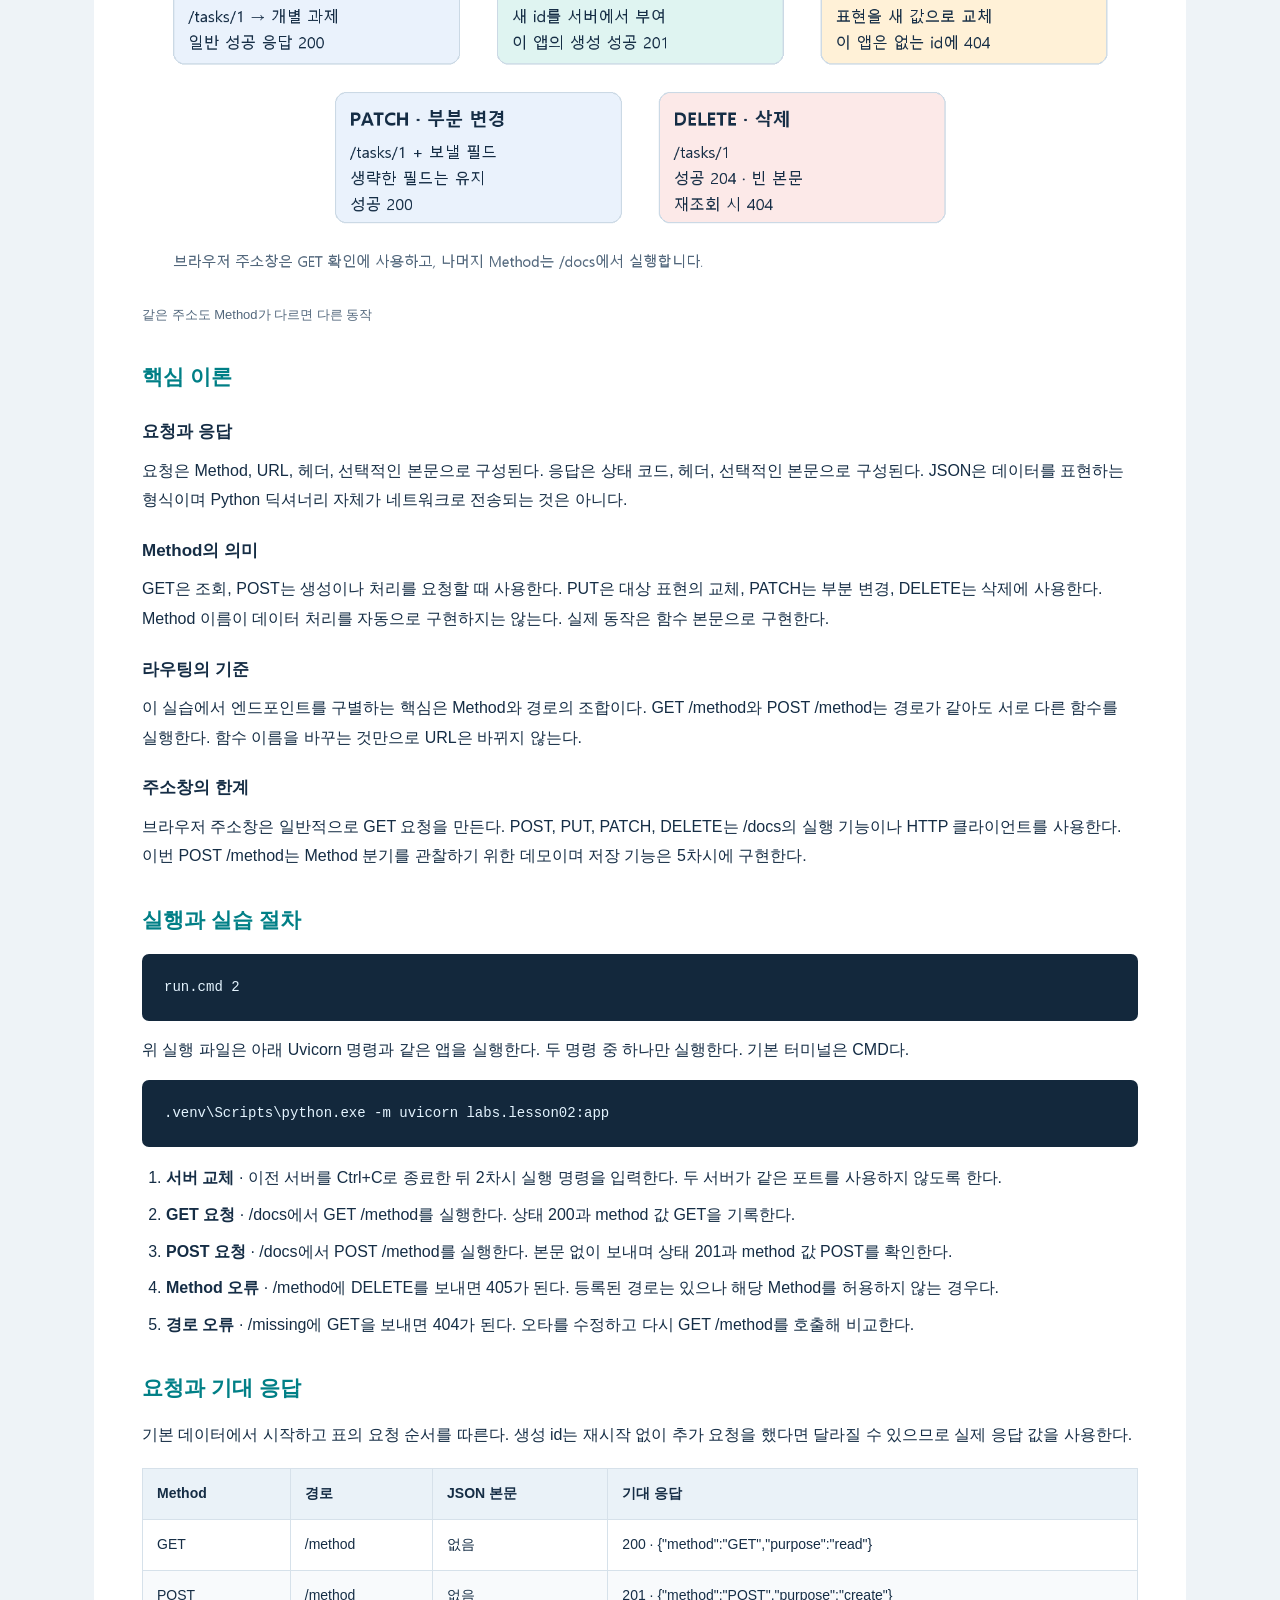
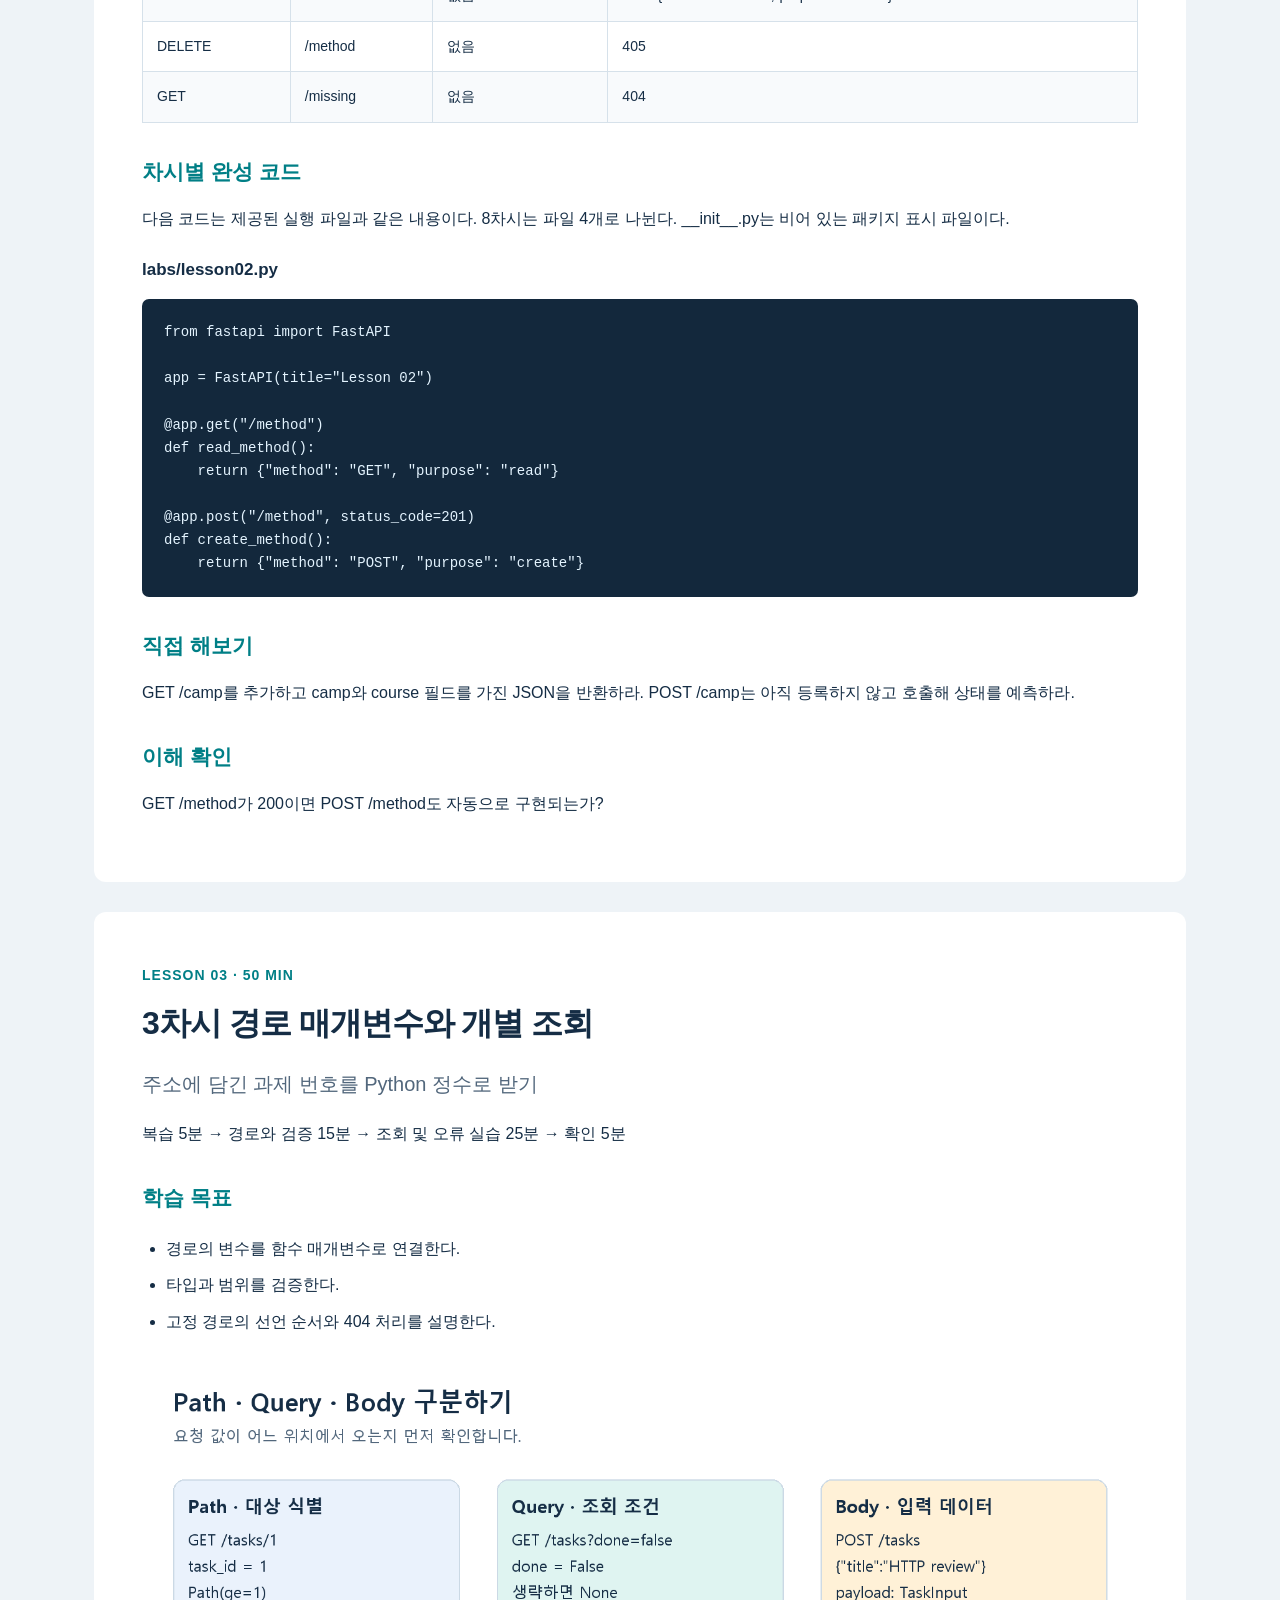
<file: 05.TastAPI-uvicorn/FastAPI_이론실습교안.html>
<!doctype html><html lang="ko"><meta charset="utf-8"><meta name="viewport" content="width=device-width,initial-scale=1"><title>FastAPI 설치와 HTTP 라우팅 8차시</title><style>
:root{--ink:#152d45;--muted:#52677c;--teal:#007f86;--line:#d6e1ea}
*{box-sizing:border-box}html{scroll-behavior:smooth}body{margin:0;background:#eef3f7;color:var(--ink);font-family:'Malgun Gothic','Apple SD Gothic Neo',sans-serif;font-size:16px;line-height:1.85}
header{background:#152d45;color:white;padding:64px max(5vw,28px)}header .inner{max-width:1080px;margin:auto}header p{color:#d8e9f4;max-width:850px}header h1{font-size:46px;line-height:1.3;letter-spacing:-1.6px;margin:16px 0}header small{letter-spacing:2px;color:#83e1d5}
nav{position:sticky;top:0;background:#fff;border-bottom:1px solid var(--line);padding:12px 20px;z-index:5;display:flex;gap:16px;justify-content:center;flex-wrap:wrap;font-size:14px}nav a{color:var(--teal);text-decoration:none}
main{max-width:1140px;margin:32px auto;padding:0 24px}section{background:white;padding:48px;margin-bottom:30px;scroll-margin-top:90px;border-radius:12px}h2{font-size:32px;line-height:1.45;margin:10px 0 20px;letter-spacing:-1px}h3{font-size:21px;margin:30px 0 12px;color:var(--teal)}h4{font-size:17px;margin:20px 0 6px}.eyebrow{color:var(--teal);font-size:14px;font-weight:bold;letter-spacing:1px}.sub{color:var(--muted);font-size:20px}p{margin:8px 0 16px}ul,ol{padding-left:24px}li{margin:7px 0}figure{margin:28px 0}img{width:100%;height:auto}figcaption{color:var(--muted);font-size:13px;margin-top:6px}
table{border-collapse:collapse;width:100%;font-size:14px;margin:18px 0 28px}th,td{border:1px solid var(--line);padding:12px 14px;vertical-align:top;text-align:left;overflow-wrap:anywhere}th{background:#eaf2f8}tr:nth-child(even){background:#f8fafc}pre{background:#13283c;color:#e4f4ff;border-radius:7px;padding:22px;overflow:auto;font:14px/1.65 Consolas,monospace;white-space:pre}code{font-family:Consolas,monospace}details{border-top:1px solid var(--line);padding:18px 0}summary{cursor:pointer;color:var(--teal);font-weight:bold}a{color:#00757c}footer{padding:20px;text-align:center;color:var(--muted);font-size:13px}.no-print{display:block}
@media(max-width:700px){header h1{font-size:32px}section{padding:26px 20px}main{padding:0 12px}h2{font-size:26px}pre{font-size:12px}nav{gap:10px}}
@media print{body{background:white;font-size:10pt}header{background:white;color:black;padding:0 0 20px}header p,header small{color:black}header h1{font-size:26pt}nav,.no-print{display:none}main{margin:0;padding:0;max-width:none}section{padding:0;border-radius:0;break-before:page;margin:0}h2{font-size:21pt}h3{font-size:14pt}img{max-height:95mm;object-fit:contain}pre{white-space:pre-wrap;overflow-wrap:anywhere;color:black;background:#f2f5f8;font-size:8pt;break-inside:auto}tr,figure{break-inside:avoid}details{display:block}details>*{display:block}a{color:black}}
</style>
<header><div class="inner"><small>KDT AI CAMP · BACKEND FOUNDATION</small><h1>FastAPI 설치와<br>HTTP 라우팅 8차시</h1><p>Uvicorn 실행부터 과제 관리 API 완성까지</p><p>이론 · 이미지 · 단계별 코드 · 요청 시나리오 · 학습 확인</p><p>50분 × 8차시 | Python 3.12 / 3.13 | Windows + VS Code | CMD 기본<br>검증일 2026년 10월 20일</p></div></header>
<nav><a href="#intro">전체 흐름</a><a href="#setup">실행 준비</a><a href="#lesson1">1차시</a><a href="#lesson2">2차시</a><a href="#lesson3">3차시</a><a href="#lesson4">4차시</a><a href="#lesson5">5차시</a><a href="#lesson6">6차시</a><a href="#lesson7">7차시</a><a href="#lesson8">8차시</a><a href="#verify">검증</a></nav><main>
<section id="intro"><span class="eyebrow">START HERE</span><h2>전체 흐름 먼저 이해하기</h2><p>Python의 함수·딕셔너리·타입 힌트 기초를 익힌 KDT AI 캠프 입문자를 위한 8차시 수업이다. 차시당 50분, 총 400분으로 구성했다. 모든 차시가 끝나면 로컬 환경에서 학습 과제를 생성·조회·수정·삭제하는 API를 실행하고, 정상 응답과 예상 오류를 직접 검증할 수 있다.</p><figure><img src="assets/architecture.png" alt="클라이언트 → Uvicorn → FastAPI → 메모리 저장소 → HTTP 응답"><figcaption>클라이언트 → Uvicorn → FastAPI → 메모리 저장소 → HTTP 응답</figcaption></figure><h3>도입 설명 순서</h3><p>1. /docs 화면은 클라이언트 역할을 한다. POST /tasks에 title을 담은 JSON을 전송한다.</p><p>2. Uvicorn은 8000번 포트에서 HTTP 요청을 받고 ASGI 규약으로 FastAPI 앱을 호출한다.</p><p>3. FastAPI는 POST와 /tasks 조합을 찾아 본문을 TaskInput으로 검증한다. 조건에 맞지 않으면 422를 반환한다.</p><p>4. 검증을 통과하면 생성 함수가 id를 부여하고 메모리에 과제를 저장한다. 이 수업에서는 AI 추론 대신 과제 데이터로 요청 처리를 익힌다.</p><p>5. FastAPI가 응답을 직렬화하고 Uvicorn이 HTTP 상태 201과 JSON을 돌려준다. DELETE 성공은 예외적으로 본문 없는 204다.</p><h3>8차시 학습 지도</h3><table><thead><tr><th>차시</th><th>주제</th><th>핵심 산출물</th></tr></thead><tbody><tr><td>01</td><td>설치와 첫 서버</td><td>FastAPI · Uvicorn · /docs</td></tr><tr><td>02</td><td>HTTP Method</td><td>같은 경로에 GET · POST</td></tr><tr><td>03</td><td>경로 매개변수</td><td>개별 조회 · 타입 · 404</td></tr><tr><td>04</td><td>쿼리 매개변수</td><td>검색 · 필터 · 페이지</td></tr><tr><td>05</td><td>JSON 본문과 POST</td><td>Pydantic · 201 · 입력 검증</td></tr><tr><td>06</td><td>PUT과 PATCH</td><td>교체 · 부분 수정 · null</td></tr><tr><td>07</td><td>DELETE와 오류</td><td>204 · 404 · 405 · 422</td></tr><tr><td>08</td><td>통합 프로젝트</td><td>APIRouter · CRUD · 자동 테스트</td></tr></tbody></table></section>
<section id="setup"><span class="eyebrow">WINDOWS + VS CODE</span><h2>설치부터 첫 요청까지 그대로 따라하기</h2><figure><img src="assets/vscode_setup.png" alt="Windows와 VS Code 설치 및 실행 순서"><figcaption>Windows와 VS Code 설치 및 실행 순서</figcaption></figure>
<h3>Windows와 VS Code 준비</h3>
<p>기준 환경은 Windows 10 또는 11의 64비트 PC, VS Code, Python 3.12 또는 3.13이다. 이미 둘 중 하나가 설치되어 있으면 그대로 사용한다. 신규 설치는 공식 Windows 다운로드 페이지의 Python 3.13 계열 Windows installer 64-bit를 선택한다. embeddable package와 source archive는 이 수업의 설치 파일이 아니다.</p>
<h4>1 Python이 있는지 먼저 확인</h4>
<p>Windows 시작 메뉴에서 명령 프롬프트를 열고 아래 두 줄을 따로 입력한다. C:\...&gt; 같은 프롬프트 표시는 입력하지 않는다.</p>
<pre><code>python --version
where python</code></pre>
<p>첫 줄은 Python 3.12.x 또는 Python 3.13.x, 둘째 줄은 실제 python.exe 경로가 나오면 된다. py 명령은 사용하지 않는다. Python 3.14 이상이나 다른 버전만 보이면 3.12/3.13을 선택하거나 추가 설치한다. 수업 검증 버전은 3.12.14와 3.13.12다.</p>
<h4>2 Python이 없거나 Microsoft Store가 열리는 경우</h4>
<p>Python 공식 사이트 <a href="https://www.python.org/downloads/windows/" target="_blank" rel="noopener">https://www.python.org/downloads/windows/</a>에서 위 조건의 설치 파일을 받는다. 일반 설치 화면에서 Add python.exe to PATH를 체크하고 설치한다. 설치 후 열린 VS Code와 터미널을 모두 종료하고 다시 연 뒤 두 명령을 재확인한다. VS Code에서 인터프리터를 선택하는 것과 Windows PATH 설정은 별개다.</p>
<h4>3 VS Code와 Python 확장 설치</h4>
<p>VS Code는 <a href="https://code.visualstudio.com/" target="_blank" rel="noopener">https://code.visualstudio.com/</a>에서 설치한다. VS Code의 확장 화면 Ctrl+Shift+X에서 Microsoft가 배포한 Python 확장 ms-python.python과 Python Debugger 확장 ms-python.debugpy를 설치하거나 설치 여부를 확인한다. 프로젝트에는 두 확장 추천 설정이 들어 있다.</p>
<p>Python 설치 화면과 VS Code 버튼 조작은 공식 안내를 바탕으로 작성했다. 이 자료의 자동 검증은 설치된 Python에서 시작하는 명령 실행을 대상으로 한다.</p>
<h3>프로젝트 폴더와 터미널 선택</h3>
<h4>4 압축을 풀고 정확한 폴더 열기</h4>
<p>ZIP을 먼저 압축 해제한다. 권장 위치 예시는 C:\001.AI4_202610\fastapi_win_vscode다. VS Code의 File → Open Folder에서 fastapi_win_vscode 폴더 자체를 연다. 상위의 001.AI4_202610 폴더나 labs만 열지 않는다. 이미 받은 예전 자료와 섞지 않고 개정판 폴더를 연다.</p>
<pre><code>fastapi_win_vscode/
  .vscode/
  labs/
  scripts/
  tests/
  requirements.txt
  run.cmd
  verify.cmd</code></pre>
<p>왼쪽 탐색기에 requirements.txt, labs, .vscode가 함께 보이면 맞는 폴더다. .venv는 설치 후 생기며 ZIP에는 포함하지 않는다. 본인이 확인한 수업 자료의 작업 공간 신뢰 여부를 묻는 경우 신뢰를 허용해야 실행 설정을 사용할 수 있다.</p>
<h4>5 기본 터미널을 Command Prompt로 맞추기</h4>
<p>Ctrl+Shift+P → Terminal: Select Default Profile → Command Prompt를 선택한다. 한글 UI에서는 메뉴 명칭이 번역되어 표시될 수 있다. 기존 터미널은 휴지통 버튼으로 닫고 Terminal → New Terminal로 새 터미널을 연다. 새 터미널의 프롬프트가 C:\...&gt; 형식이면 CMD다. PS C:\...&gt; 형식이면 PowerShell이다.</p>
<pre><code>dir</code></pre>
<p>목록에 labs와 requirements.txt가 있어야 한다. 없으면 VS Code에서 올바른 폴더를 다시 연다. 수업의 기본 명령은 CMD 기준이다. 프로젝트에는 새 터미널을 CMD로 여는 설정도 포함되어 있다.</p>
<h3>터미널에서 가상환경 직접 만들기</h3>
<h4>6 CMD에 아래 명령을 한 줄씩 입력</h4>
<p>VS Code에서 fastapi_win_vscode 폴더를 열고 CMD 터미널을 사용한다. python --version이 3.12.x 또는 3.13.x인지 먼저 확인한다. .venv가 아직 없는 상태에서 아래 순서로 실행한다.</p>
<pre><code>python --version
python -m venv .venv
.venv\Scripts\activate.bat
python -m pip install -r requirements.txt
python -m pip check</code></pre>
<p>python -m venv .venv는 프로젝트 안에 가상환경을 만든다. activate.bat는 현재 CMD 터미널의 python이 이 환경을 사용하도록 바꾼다. 설치가 끝날 때까지 기다린 뒤 pip check의 No broken requirements found.를 확인한다.</p>
<h4>현재 터미널이 사용하는 Python 확인</h4>
<pre><code>python -c &quot;import sys; print(sys.executable)&quot;</code></pre>
<p>출력 경로가 현재 프로젝트의 .venv\Scripts\python.exe로 끝나야 한다. 새 CMD 터미널을 열었다면 .venv\Scripts\activate.bat를 다시 입력한다. 가상환경에서 나갈 때는 deactivate를 입력한다.</p>
<h4>이미 .venv가 있는 경우</h4>
<p>정상적인 환경이라면 생성 명령을 반복할 필요 없이 활성화부터 진행한다. 깨진 환경은 서버를 종료하고 탐색기에서 .venv_old로 이름을 바꾼 뒤 새로 만든다. labs나 개인 코드 파일은 삭제하지 않는다.</p>
<h4>PowerShell에서 설치하는 경우</h4>
<pre><code>python -m venv .venv
.\.venv\Scripts\python.exe -m pip install -r requirements.txt
.\.venv\Scripts\python.exe -m pip check</code></pre>
<p>PowerShell에서는 가상환경의 Python을 직접 지정한다. Activate.ps1 실행이나 실행 정책 변경 없이 설치할 수 있다. 다음 단계에서 VS Code 인터프리터를 .venv로 선택한다.</p>
<h3>VS Code 인터프리터와 첫 서버</h3>
<h4>7 프로젝트의 Python 선택</h4>
<p>Ctrl+Shift+P → Python: Select Interpreter를 실행한다. 목록에서 프로젝트의 .venv를 선택한다. 보이지 않으면 Enter interpreter path → Find에서 fastapi_win_vscode\.venv\Scripts\python.exe를 직접 고른다. Python 파일을 열고 상태 표시줄의 환경을 확인한다. 기존에 고른 다른 프로젝트 환경이 있다면 반드시 다시 선택한다.</p>
<h4>8 1차시 서버 실행</h4>
<pre><code>run.cmd 1</code></pre>
<p>CMD 터미널에서 실행한다. Uvicorn running on <a href="http://127.0.0.1:8000" target="_blank" rel="noopener">http://127.0.0.1:8000</a>과 Application startup complete 로그가 보이면 브라우저를 연다. 서버가 실행 중인 터미널은 요청을 기다리므로 다음 명령을 입력하지 않고 그대로 둔다.</p>
<pre><code>http://127.0.0.1:8000/
http://127.0.0.1:8000/docs</code></pre>
<p>첫 주소에서 {&quot;message&quot;:&quot;Hello FastAPI&quot;}를 확인한다. /docs에서 GET / → Try it out → Execute를 누르고 200을 확인한다. 브라우저의 JSON 키 표시 순서는 달라도 된다.</p>
<h4>9 수정 후 재시작과 차시 전환</h4>
<p>실행한 터미널을 클릭해 Ctrl+C로 종료한다. lesson01.py의 message를 수정하고 Ctrl+S로 저장한 뒤 run.cmd 1을 다시 실행한다. 새로고침해 응답 변경을 확인한다. 확인 후 원래 코드로 복원한다. 2차시는 종료 후 run.cmd 2, 최종 8차시는 run.cmd 8이다.</p>
<p>실습의 기본 실행은 자동 재시작 옵션 없이 진행한다. VS Code의 Run Python File 삼각형 버튼은 Python 파일 실행 기능이므로 FastAPI 서버를 여는 수업 명령 대신 사용하지 않는다. 서버는 run.cmd 또는 다음 페이지의 전용 F5 구성으로 실행한다.</p>
<h3>CMD와 PowerShell 명령 구분</h3>
<p>기본 수업은 CMD를 사용한다. PowerShell 터미널을 유지하고 싶다면 현재 폴더의 파일 앞에 .\를 붙인다. 아래 두 묶음을 섞지 않는다. 모든 줄은 fastapi_win_vscode 폴더에서 실행한다.</p>
<h4>CMD 기본 명령</h4>
<pre><code>python --version
where python
python -m venv .venv
.venv\Scripts\activate.bat
python -m pip install -r requirements.txt
run.cmd 1
verify.cmd</code></pre>
<h4>PowerShell 대응 명령</h4>
<pre><code>python --version
where.exe python
python -m venv .venv
.\.venv\Scripts\python.exe -m pip install -r requirements.txt
.\run.cmd 1
.\verify.cmd</code></pre>
<p>서버 실행과 검증은 동시에 입력하는 한 묶음이 아니다. run.cmd로 서버를 실행해 실습을 마친 후 Ctrl+C로 종료하고 verify.cmd를 실행한다. 위 목록은 명령 대응표다.</p>
<h4>원리를 익히는 수동 명령 CMD</h4>
<pre><code>python -m venv .venv
.venv\Scripts\python.exe -m pip install -r requirements.txt
.venv\Scripts\python.exe -m uvicorn labs.lesson01:app</code></pre>
<p>수동 명령은 .venv가 아직 없고 python 버전이 3.12 또는 3.13인 상태에서 환경을 직접 만들 때 사용한다. 이미 가상환경과 패키지를 설치했다면 서버 명령만 실행한다. 이 경로의 Python으로 설치와 실행을 통일한다.</p>
<h4>원리를 익히는 수동 명령 PowerShell</h4>
<pre><code>.\.venv\Scripts\python.exe -m uvicorn labs.lesson01:app</code></pre>
<p>전체 python.exe 경로를 따옴표로 감싸 실행할 때 CMD는 &quot;C:\실제경로\python.exe&quot; 형식, PowerShell은 &amp; &quot;C:\실제경로\python.exe&quot; 형식이다. 표시한 실제경로는 설명용이므로 그대로 복사하지 않는다.</p>
<h3>VS Code 실행 설정과 전체 검증</h3>
<h4>10 F5로 차시별 실행 선택</h4>
<p>기존 서버를 먼저 Ctrl+C로 종료한다. VS Code의 Run and Debug 화면에서 Lesson 01 - FastAPI부터 Lesson 08 - FastAPI 중 해당 구성을 선택하고 F5를 누른다. .vscode/launch.json은 .venv Python으로 uvicorn 모듈을 실행한다. 중지는 Shift+F5다. 코드 수정 후 중지하고 다시 실행한다.</p>
<h4>11 명령 팔레트의 작업으로 실행</h4>
<p>Ctrl+Shift+P → Tasks: Run Task → FastAPI: Run lesson을 선택하면 차시와 포트를 고를 수 있다. FastAPI: Check environment는 환경 진단, FastAPI: Verify all은 전체 테스트다. 설정 파일은 프로젝트 안에 포함되어 있고 사용자 전역 설정을 직접 수정하지 않는다.</p>
<h4>12 서버 종료 후 전체 테스트</h4>
<pre><code>verify.cmd</code></pre>
<p>정상 결과는 ENVIRONMENT OK와 88 passed다. 검증된 고정 버전에서는 Starlette가 httpx 기반 TestClient의 향후 변경을 알리는 deprecation 경고 1건을 출력할 수 있다. 실패나 오류와 구분한다. 자신이 실습 중 기본 코드를 바꾼 경우에는 해당 변경이 테스트 기대와 맞는지도 확인한다.</p>
<h4>8차시 서버에서 HTTP 시나리오 실행</h4>
<p>첫 번째 CMD 터미널에서 run.cmd 8로 서버를 켠다. 두 번째 CMD 터미널을 같은 프로젝트에서 열고 아래 명령을 실행한다. 200·201·204·404·405·422를 확인하며 생성한 과제는 마지막에 삭제한다.</p>
<pre><code>.venv\Scripts\python.exe scripts\http_walkthrough.py</code></pre>
<p>제공된 소스와 tests 폴더로 학생 PC에서도 검증할 수 있다. CMD에서 verify.cmd를 실행해 환경 진단과 88개 테스트 결과를 확인한다. VS Code의 버튼 클릭 자체는 자동 검증하지 않았고, 실행 설정에 지정한 명령은 실제 HTTP 응답으로 검증했다.</p><h3>차시별 실행 명령 CMD</h3><table><thead><tr><th>차시</th><th>실행 명령</th></tr></thead><tbody><tr><td>1</td><td>run.cmd 1</td></tr><tr><td>2</td><td>run.cmd 2</td></tr><tr><td>3</td><td>run.cmd 3</td></tr><tr><td>4</td><td>run.cmd 4</td></tr><tr><td>5</td><td>run.cmd 5</td></tr><tr><td>6</td><td>run.cmd 6</td></tr><tr><td>7</td><td>run.cmd 7</td></tr><tr><td>8</td><td>run.cmd 8</td></tr></tbody></table><p>PowerShell을 쓸 경우 run.cmd 앞에 .\를 붙인다. 직접 Uvicorn을 실행하려면 프로젝트의 .venv Python으로 -m uvicorn과 위 모듈 경로를 사용한다.</p></section>
<section id="lesson1"><span class="eyebrow">LESSON 01 · 50 MIN</span><h2>1차시 설치와 첫 서버 실행</h2><p class="sub">Python 코드가 HTTP 응답이 되는 순간</p>
<p>도입 그림 8분 → 개념 12분 → 설치와 실행 25분 → 확인 5분</p>
<h3>학습 목표</h3><ul><li>FastAPI와 Uvicorn의 역할을 구분한다.</li><li>가상환경에 패키지를 설치하고 서버를 실행한다.</li><li>루트 경로와 자동 문서에서 첫 응답을 확인한다.</li></ul>
<figure><img src="assets/architecture.png" alt="Python 코드가 HTTP 응답이 되는 순간"><figcaption>Python 코드가 HTTP 응답이 되는 순간</figcaption></figure>
<h3>핵심 이론</h3>
<h4>API와 클라이언트</h4><p>API는 다른 프로그램이 기능을 호출하는 약속이다. 브라우저나 클라이언트가 요청을 보내면 서버가 상태 코드와 데이터를 돌려준다. 오늘은 AI 모델을 연결하기 전 단계로, 학습 과제를 관리하는 HTTP API를 만든다.</p><h4>FastAPI와 Uvicorn</h4><p>FastAPI는 어떤 경로와 Method를 어떤 Python 함수에 연결할지 정의한다. Uvicorn은 포트를 열고 HTTP 요청을 받아 ASGI 인터페이스로 애플리케이션을 호출하는 서버다. ASGI는 서버와 Python 웹 앱 사이의 호출 규약이다.</p><h4>가상환경과 실행 경로</h4><p>가상환경은 프로젝트별 패키지를 분리한다. pip와 uvicorn을 같은 Python으로 실행해야 설치 위치가 어긋나지 않는다. 이 교안은 활성화 스크립트 없이 .venv의 python.exe를 직접 호출한다. 모든 명령은 labs 폴더의 상위 폴더에서 실행한다.</p><h4>실행 명령 해석</h4><p>labs.lesson01:app에서 labs.lesson01은 import할 모듈이고 app은 그 안의 FastAPI 객체 이름이다. --reload는 코드 변경을 감지해 개발 서버를 재시작한다. 127.0.0.1은 현재 컴퓨터이고 기본 포트는 8000이다. Python 파일을 직접 실행하는 것만으로 서버가 열리지는 않는다.</p>
<h3>실행과 실습 절차</h3>
<pre><code>run.cmd 1</code></pre>
<p>위 실행 파일은 아래 Uvicorn 명령과 같은 앱을 실행한다. 두 명령 중 하나만 실행한다. 기본 터미널은 CMD다.</p>
<pre><code>.venv\Scripts\python.exe -m uvicorn labs.lesson01:app</code></pre>
<ol><li><strong>환경 확인</strong> · 도입부 Windows와 VS Code 준비 절차를 따른다. VS Code에서 fastapi_win_vscode 폴더를 열고 CMD 터미널의 python --version이 3.12.x 또는 3.13.x인지 확인한다.</li><li><strong>설치</strong> · CMD에서 python -m venv .venv로 환경을 만들고 .venv\Scripts\activate.bat로 활성화한다. python -m pip install -r requirements.txt와 python -m pip check를 실행한다. VS Code에서 .venv 인터프리터를 선택한 뒤 run.cmd 1을 실행한다.</li><li><strong>첫 코드 읽기</strong> · labs/lesson01.py를 열어 import, app 생성, @app.get(&quot;/&quot;), 반환 딕셔너리를 찾는다. 딕셔너리는 JSON 응답으로 직렬화된다.</li><li><strong>서버 확인</strong> · http://127.0.0.1:8000/에서 {&quot;message&quot;:&quot;Hello FastAPI&quot;}를 확인한다. /docs에서는 GET / → Try it out → Execute를 누르고 상태 200을 확인한다.</li><li><strong>변경 확인</strong> · message 값을 Hello AI Camp로 바꾸고 저장한다. Ctrl+C로 종료 후 같은 명령으로 서버를 다시 실행하고 브라우저를 새로고침한다. 실습 후 원래 값으로 복원한다. --reload는 선택적인 개발 옵션이며 이 환경의 자동 재시작 검증은 완료하지 못했다.</li></ol>
<h3>요청과 기대 응답</h3><p>기본 데이터에서 시작하고 표의 요청 순서를 따른다. 생성 id는 재시작 없이 추가 요청을 했다면 달라질 수 있으므로 실제 응답 값을 사용한다.</p><table><thead><tr><th>Method</th><th>경로</th><th>JSON 본문</th><th>기대 응답</th></tr></thead><tbody><tr><td>GET</td><td>/</td><td>없음</td><td>200 · {&quot;message&quot;:&quot;Hello FastAPI&quot;}</td></tr></tbody></table>
<h3>차시별 완성 코드</h3><p>다음 코드는 제공된 실행 파일과 같은 내용이다. 8차시는 파일 4개로 나뉜다. __init__.py는 비어 있는 패키지 표시 파일이다.</p>
<h4>labs/lesson01.py</h4><pre><code>from fastapi import FastAPI

app = FastAPI(title=&quot;Lesson 01&quot;)

@app.get(&quot;/&quot;)
def root():
    return {&quot;message&quot;: &quot;Hello FastAPI&quot;}
</code></pre>
<h3>직접 해보기</h3><p>GET /health를 추가해 {&quot;status&quot;:&quot;ok&quot;}를 반환하라. 서버 재실행 후 브라우저와 /docs 양쪽에서 확인하라.</p>
<h3>이해 확인</h3><p>Uvicorn과 FastAPI 중 포트를 열고 요청을 받는 것은 무엇인가?</p></section>
<section id="lesson2"><span class="eyebrow">LESSON 02 · 50 MIN</span><h2>2차시 HTTP Method와 기본 라우팅</h2><p class="sub">같은 주소도 Method가 다르면 다른 동작</p>
<p>복습 5분 → 이론 15분 → Method 비교 실습 25분 → 확인 5분</p>
<h3>학습 목표</h3><ul><li>요청과 응답의 구성 요소를 읽는다.</li><li>동일 경로에 GET과 POST를 각각 연결한다.</li><li>404와 405를 요청의 관점에서 구분한다.</li></ul>
<figure><img src="assets/methods.png" alt="같은 주소도 Method가 다르면 다른 동작"><figcaption>같은 주소도 Method가 다르면 다른 동작</figcaption></figure>
<h3>핵심 이론</h3>
<h4>요청과 응답</h4><p>요청은 Method, URL, 헤더, 선택적인 본문으로 구성된다. 응답은 상태 코드, 헤더, 선택적인 본문으로 구성된다. JSON은 데이터를 표현하는 형식이며 Python 딕셔너리 자체가 네트워크로 전송되는 것은 아니다.</p><h4>Method의 의미</h4><p>GET은 조회, POST는 생성이나 처리를 요청할 때 사용한다. PUT은 대상 표현의 교체, PATCH는 부분 변경, DELETE는 삭제에 사용한다. Method 이름이 데이터 처리를 자동으로 구현하지는 않는다. 실제 동작은 함수 본문으로 구현한다.</p><h4>라우팅의 기준</h4><p>이 실습에서 엔드포인트를 구별하는 핵심은 Method와 경로의 조합이다. GET /method와 POST /method는 경로가 같아도 서로 다른 함수를 실행한다. 함수 이름을 바꾸는 것만으로 URL은 바뀌지 않는다.</p><h4>주소창의 한계</h4><p>브라우저 주소창은 일반적으로 GET 요청을 만든다. POST, PUT, PATCH, DELETE는 /docs의 실행 기능이나 HTTP 클라이언트를 사용한다. 이번 POST /method는 Method 분기를 관찰하기 위한 데모이며 저장 기능은 5차시에 구현한다.</p>
<h3>실행과 실습 절차</h3>
<pre><code>run.cmd 2</code></pre>
<p>위 실행 파일은 아래 Uvicorn 명령과 같은 앱을 실행한다. 두 명령 중 하나만 실행한다. 기본 터미널은 CMD다.</p>
<pre><code>.venv\Scripts\python.exe -m uvicorn labs.lesson02:app</code></pre>
<ol><li><strong>서버 교체</strong> · 이전 서버를 Ctrl+C로 종료한 뒤 2차시 실행 명령을 입력한다. 두 서버가 같은 포트를 사용하지 않도록 한다.</li><li><strong>GET 요청</strong> · /docs에서 GET /method를 실행한다. 상태 200과 method 값 GET을 기록한다.</li><li><strong>POST 요청</strong> · /docs에서 POST /method를 실행한다. 본문 없이 보내며 상태 201과 method 값 POST를 확인한다.</li><li><strong>Method 오류</strong> · /method에 DELETE를 보내면 405가 된다. 등록된 경로는 있으나 해당 Method를 허용하지 않는 경우다.</li><li><strong>경로 오류</strong> · /missing에 GET을 보내면 404가 된다. 오타를 수정하고 다시 GET /method를 호출해 비교한다.</li></ol>
<h3>요청과 기대 응답</h3><p>기본 데이터에서 시작하고 표의 요청 순서를 따른다. 생성 id는 재시작 없이 추가 요청을 했다면 달라질 수 있으므로 실제 응답 값을 사용한다.</p><table><thead><tr><th>Method</th><th>경로</th><th>JSON 본문</th><th>기대 응답</th></tr></thead><tbody><tr><td>GET</td><td>/method</td><td>없음</td><td>200 · {&quot;method&quot;:&quot;GET&quot;,&quot;purpose&quot;:&quot;read&quot;}</td></tr><tr><td>POST</td><td>/method</td><td>없음</td><td>201 · {&quot;method&quot;:&quot;POST&quot;,&quot;purpose&quot;:&quot;create&quot;}</td></tr><tr><td>DELETE</td><td>/method</td><td>없음</td><td>405</td></tr><tr><td>GET</td><td>/missing</td><td>없음</td><td>404</td></tr></tbody></table>
<h3>차시별 완성 코드</h3><p>다음 코드는 제공된 실행 파일과 같은 내용이다. 8차시는 파일 4개로 나뉜다. __init__.py는 비어 있는 패키지 표시 파일이다.</p>
<h4>labs/lesson02.py</h4><pre><code>from fastapi import FastAPI

app = FastAPI(title=&quot;Lesson 02&quot;)

@app.get(&quot;/method&quot;)
def read_method():
    return {&quot;method&quot;: &quot;GET&quot;, &quot;purpose&quot;: &quot;read&quot;}

@app.post(&quot;/method&quot;, status_code=201)
def create_method():
    return {&quot;method&quot;: &quot;POST&quot;, &quot;purpose&quot;: &quot;create&quot;}
</code></pre>
<h3>직접 해보기</h3><p>GET /camp를 추가하고 camp와 course 필드를 가진 JSON을 반환하라. POST /camp는 아직 등록하지 않고 호출해 상태를 예측하라.</p>
<h3>이해 확인</h3><p>GET /method가 200이면 POST /method도 자동으로 구현되는가?</p></section>
<section id="lesson3"><span class="eyebrow">LESSON 03 · 50 MIN</span><h2>3차시 경로 매개변수와 개별 조회</h2><p class="sub">주소에 담긴 과제 번호를 Python 정수로 받기</p>
<p>복습 5분 → 경로와 검증 15분 → 조회 및 오류 실습 25분 → 확인 5분</p>
<h3>학습 목표</h3><ul><li>경로의 변수를 함수 매개변수로 연결한다.</li><li>타입과 범위를 검증한다.</li><li>고정 경로의 선언 순서와 404 처리를 설명한다.</li></ul>
<figure><img src="assets/parameters.png" alt="주소에 담긴 과제 번호를 Python 정수로 받기"><figcaption>주소에 담긴 과제 번호를 Python 정수로 받기</figcaption></figure>
<h3>핵심 이론</h3>
<h4>Path Parameter</h4><p>/tasks/1의 1은 특정 과제를 식별하는 경로 값이다. @app.get(&quot;/tasks/{task_id}&quot;)의 이름과 함수 매개변수 이름이 일치해야 한다. int 타입을 선언하면 숫자 문자열을 정수로 변환하고 변환 실패를 검증 오류로 처리한다.</p><h4>타입과 범위</h4><p>Annotated[int, Path(ge=1)]은 정수이며 1 이상이라는 조건이다. /tasks/abc와 /tasks/0은 입력 조건에 맞지 않아 422다. /tasks/99는 정수 조건에는 맞지만 저장된 과제가 없어 404다. 입력 검증과 리소스 존재 확인을 구분한다.</p><h4>선언 순서</h4><p>라우트는 등록 순서에 따라 매칭될 수 있다. /tasks/stats 같은 고정 경로를 /tasks/{task_id}보다 먼저 선언한다. 반대 순서이면 stats가 정수 task_id로 해석되는 경로에 잡혀 422가 될 수 있다.</p><h4>예외를 통한 응답</h4><p>raise HTTPException(status_code=404, detail=&quot;Task not found&quot;)은 현재 처리를 중단하고 오류 응답을 만든다. 오류 딕셔너리를 그냥 return하면 기본 상태 200으로 나갈 수 있으므로 상태 코드까지 명확히 설정해야 한다.</p>
<h3>실행과 실습 절차</h3>
<pre><code>run.cmd 3</code></pre>
<p>위 실행 파일은 아래 Uvicorn 명령과 같은 앱을 실행한다. 두 명령 중 하나만 실행한다. 기본 터미널은 CMD다.</p>
<pre><code>.venv\Scripts\python.exe -m uvicorn labs.lesson03:app</code></pre>
<ol><li><strong>데이터 확인</strong> · lesson03.py의 tasks 딕셔너리를 읽는다. 키 1과 응답 필드 id 1이 같은 과제를 가리키는지 확인한다.</li><li><strong>개별 조회</strong> · GET /tasks/1을 실행하고 id, title, done을 확인한다. 응답은 {&quot;id&quot;:1,&quot;title&quot;:&quot;FastAPI basics&quot;,&quot;done&quot;:false}다.</li><li><strong>존재 오류</strong> · GET /tasks/99를 실행한다. 404와 {&quot;detail&quot;:&quot;Task not found&quot;}를 확인한다.</li><li><strong>검증 오류</strong> · /tasks/abc와 /tasks/0을 실행한다. 422의 detail 목록에서 loc가 path와 task_id를 가리키는지 찾는다. 상세 오류 문구 전체를 외울 필요는 없다.</li><li><strong>고정 경로</strong> · GET /tasks/stats가 {&quot;total&quot;:1}을 반환하는지 확인한다. 두 라우트의 순서를 잠시 바꾸어 현상을 관찰하고 반드시 복원한다.</li></ol>
<h3>요청과 기대 응답</h3><p>기본 데이터에서 시작하고 표의 요청 순서를 따른다. 생성 id는 재시작 없이 추가 요청을 했다면 달라질 수 있으므로 실제 응답 값을 사용한다.</p><table><thead><tr><th>Method</th><th>경로</th><th>JSON 본문</th><th>기대 응답</th></tr></thead><tbody><tr><td>GET</td><td>/tasks/1</td><td>없음</td><td>200 · id=1</td></tr><tr><td>GET</td><td>/tasks/stats</td><td>없음</td><td>200 · {&quot;total&quot;:1}</td></tr><tr><td>GET</td><td>/tasks/99</td><td>없음</td><td>404 · Task not found</td></tr><tr><td>GET</td><td>/tasks/abc</td><td>없음</td><td>422</td></tr><tr><td>GET</td><td>/tasks/0</td><td>없음</td><td>422</td></tr></tbody></table>
<h3>차시별 완성 코드</h3><p>다음 코드는 제공된 실행 파일과 같은 내용이다. 8차시는 파일 4개로 나뉜다. __init__.py는 비어 있는 패키지 표시 파일이다.</p>
<h4>labs/lesson03.py</h4><pre><code>from typing import Annotated
from fastapi import FastAPI, HTTPException, Path

app = FastAPI(title=&quot;Lesson 03&quot;)
tasks = {1: {&quot;id&quot;: 1, &quot;title&quot;: &quot;FastAPI basics&quot;, &quot;done&quot;: False}}

# Fixed paths must be declared before the variable route.
@app.get(&quot;/tasks/stats&quot;)
def task_stats():
    return {&quot;total&quot;: len(tasks)}

@app.get(&quot;/tasks/{task_id}&quot;)
def read_task(task_id: Annotated[int, Path(ge=1)]):
    if task_id not in tasks:
        raise HTTPException(status_code=404, detail=&quot;Task not found&quot;)
    return tasks[task_id]
</code></pre>
<h3>직접 해보기</h3><p>과제 2를 딕셔너리에 추가하고 /tasks/2와 /tasks/stats 응답이 함께 바뀌는지 확인하라.</p>
<h3>이해 확인</h3><p>/tasks/0과 /tasks/99가 서로 다른 상태 코드인 이유는?</p></section>
<section id="lesson4"><span class="eyebrow">LESSON 04 · 50 MIN</span><h2>4차시 쿼리 매개변수와 목록 검색</h2><p class="sub">목록을 필터링하고 필요한 구간만 반환하기</p>
<p>복습 5분 → 쿼리 이론 15분 → 필터와 페이지 실습 25분 → 확인 5분</p>
<h3>학습 목표</h3><ul><li>Path와 Query의 용도를 구분한다.</li><li>검색·완료 여부·페이지 조건을 처리한다.</li><li>필터와 페이지 처리 순서를 구현한다.</li></ul>
<figure><img src="assets/parameters.png" alt="목록을 필터링하고 필요한 구간만 반환하기"><figcaption>목록을 필터링하고 필요한 구간만 반환하기</figcaption></figure>
<h3>핵심 이론</h3>
<h4>Query Parameter</h4><p>/tasks?q=FastAPI&amp;done=false에서 물음표 뒤는 조회 조건이다. 여러 조건은 &amp;로 연결한다. 경로에 없는 단순 타입 함수 매개변수는 이 예제에서 Query로 받는다. q: str | None = None은 검색어를 생략할 수 있다는 뜻이다.</p><h4>생략과 false</h4><p>done을 생략하면 전체 목록, done=false이면 미완료 목록이다. if done:으로만 검사하면 False를 생략과 구분하지 못한다. if done is not None:으로 필터 적용 여부를 판단한다.</p><h4>필터와 페이지</h4><p>검색과 완료 여부 필터를 먼저 적용하고 total을 구한다. 그 뒤 skip과 limit으로 결과를 자른다. 따라서 total은 현재 페이지 길이가 아니라 필터를 통과한 전체 개수다. casefold()로 영문 대소문자 차이를 줄인다.</p><h4>범위 제한</h4><p>skip은 0 이상, limit은 1부터 20까지다. 제한 조건이 맞지 않으면 422를 반환한다. 결과가 없는 검색은 실패가 아니므로 items=[]와 total=0을 200으로 반환한다. 경로 끝 슬래시 차이는 리다이렉션을 만들 수 있어 문서의 URL을 그대로 사용한다.</p>
<h3>실행과 실습 절차</h3>
<pre><code>run.cmd 4</code></pre>
<p>위 실행 파일은 아래 Uvicorn 명령과 같은 앱을 실행한다. 두 명령 중 하나만 실행한다. 기본 터미널은 CMD다.</p>
<pre><code>.venv\Scripts\python.exe -m uvicorn labs.lesson04:app</code></pre>
<ol><li><strong>기본 조회</strong> · GET /tasks로 3개의 기본 과제를 확인한다. 3차시와 달리 목록 실습용 데이터 3건으로 시작하는 독립 앱이다.</li><li><strong>검색</strong> · q=FASTapi로 조회하여 id=1 하나가 나오는지 확인한다. 한글이나 공백은 /docs 입력칸을 사용하면 URL 인코딩을 직접 처리하지 않아도 된다.</li><li><strong>불리언 조건</strong> · done=false를 입력하면 id=1,3이 나온다. done 조건을 제거하면 완료 과제도 포함된다.</li><li><strong>페이지</strong> · done=false&amp;skip=1&amp;limit=1로 요청한다. items에는 id=3 하나, total은 2가 나오는지 확인한다.</li><li><strong>경계값</strong> · limit=0, limit=21, skip=-1, done=maybe를 각각 보내 422를 확인한다. q=not-present로 빈 목록과 200을 확인한다.</li></ol>
<h3>요청과 기대 응답</h3><p>기본 데이터에서 시작하고 표의 요청 순서를 따른다. 생성 id는 재시작 없이 추가 요청을 했다면 달라질 수 있으므로 실제 응답 값을 사용한다.</p><table><thead><tr><th>Method</th><th>경로</th><th>JSON 본문</th><th>기대 응답</th></tr></thead><tbody><tr><td>GET</td><td>/tasks</td><td>없음</td><td>200 · items 3건, total=3</td></tr><tr><td>GET</td><td>/tasks?q=FASTapi</td><td>없음</td><td>200 · id=1</td></tr><tr><td>GET</td><td>/tasks?done=false&amp;skip=1&amp;limit=1</td><td>없음</td><td>200 · id=3, total=2</td></tr><tr><td>GET</td><td>/tasks?limit=21</td><td>없음</td><td>422</td></tr></tbody></table>
<h3>차시별 완성 코드</h3><p>다음 코드는 제공된 실행 파일과 같은 내용이다. 8차시는 파일 4개로 나뉜다. __init__.py는 비어 있는 패키지 표시 파일이다.</p>
<h4>labs/lesson04.py</h4><pre><code>from typing import Annotated
from fastapi import FastAPI, Query

app = FastAPI(title=&quot;Lesson 04&quot;)
tasks = [
    {&quot;id&quot;: 1, &quot;title&quot;: &quot;FastAPI basics&quot;, &quot;done&quot;: False},
    {&quot;id&quot;: 2, &quot;title&quot;: &quot;HTTP methods&quot;, &quot;done&quot;: True},
    {&quot;id&quot;: 3, &quot;title&quot;: &quot;Python review&quot;, &quot;done&quot;: False},
]

@app.get(&quot;/tasks&quot;)
def list_tasks(
    q: str | None = None,
    done: bool | None = None,
    skip: Annotated[int, Query(ge=0)] = 0,
    limit: Annotated[int, Query(ge=1, le=20)] = 10,
):
    rows = tasks
    if q is not None:
        rows = [t for t in rows if q.casefold() in t[&quot;title&quot;].casefold()]
    if done is not None:
        rows = [t for t in rows if t[&quot;done&quot;] == done]
    total = len(rows)
    return {&quot;items&quot;: rows[skip:skip + limit], &quot;total&quot;: total}
</code></pre>
<h3>직접 해보기</h3><p>done=true&amp;limit=1을 요청한 뒤 items의 개수와 total을 예측하라. 검색어 Python을 함께 적용하면 어떻게 되는가?</p>
<h3>이해 확인</h3><p>왜 if done is not None을 사용하는가?</p></section>
<section id="lesson5"><span class="eyebrow">LESSON 05 · 50 MIN</span><h2>5차시 POST와 JSON 본문 검증</h2><p class="sub">입력 모델로 새 과제를 안전하게 생성하기</p>
<p>복습 5분 → 모델과 본문 15분 → 생성과 검증 25분 → 확인 5분</p>
<h3>학습 목표</h3><ul><li>Pydantic 모델로 JSON 입력 구조를 정의한다.</li><li>생성과 응답 모델을 연결한다.</li><li>잘못된 본문을 저장하기 전에 차단한다.</li></ul>
<figure><img src="assets/validation.png" alt="입력 모델로 새 과제를 안전하게 생성하기"><figcaption>입력 모델로 새 과제를 안전하게 생성하기</figcaption></figure>
<h3>핵심 이론</h3>
<h4>Request Body</h4><p>POST /tasks는 {&quot;title&quot;:&quot;HTTP review&quot;,&quot;done&quot;:false} 같은 JSON 본문을 받는다. Pydantic BaseModel을 상속한 TaskInput이 필드 구조를 정의한다. 함수의 payload: TaskInput은 요청 본문으로 해석된다. 본문으로 모델 객체가 만들어진 뒤 함수가 실행된다.</p><h4>입력 정책</h4><p>title은 앞뒤 공백을 제거한 후 길이 1~80을 허용한다. done은 생략 시 False이며 strict=True이므로 문자열 &quot;false&quot;를 거부한다. JSON의 false는 불리언, &quot;false&quot;는 문자열이다. extra=&quot;forbid&quot;는 id 같은 미정의 입력 필드를 422로 차단한다.</p><h4>생성과 응답</h4><p>새 id는 서버가 부여한다. POST 성공은 명시한 201을 반환한다. response_model=TaskOut은 출력 구조를 문서화하고 검증·직렬화한다. 입력 모델과 출력 모델을 분리하면 클라이언트가 서버 소유 id를 임의로 설정하는 것을 막는 설계가 쉬워진다.</p><h4>메모리 저장</h4><p>model_dump()로 검증된 모델을 딕셔너리로 바꿔 저장한다. 수업에서는 한 프로세스의 메모리만 사용하므로 재시작이나 reload 시 추가한 데이터가 사라진다. DB와 영속 저장, 여러 사용자 간 동시 쓰기 처리는 후속 주제다.</p>
<h3>실행과 실습 절차</h3>
<pre><code>run.cmd 5</code></pre>
<p>위 실행 파일은 아래 Uvicorn 명령과 같은 앱을 실행한다. 두 명령 중 하나만 실행한다. 기본 터미널은 CMD다.</p>
<pre><code>.venv\Scripts\python.exe -m uvicorn labs.lesson05:app</code></pre>
<ol><li><strong>입력 모델 읽기</strong> · TaskInput과 TaskOut을 비교한다. id는 TaskOut에만 있고 TaskInput의 title은 필수, done은 선택이다.</li><li><strong>생성</strong> · /docs에서 POST /tasks에 {&quot;title&quot;:&quot;HTTP review&quot;}를 넣는다. 기본 상태에서 첫 생성 응답은 {&quot;title&quot;:&quot;HTTP review&quot;,&quot;done&quot;:false,&quot;id&quot;:2}와 201이다. JSON 키의 출력 순서는 중요하지 않다.</li><li><strong>생성 결과 조회</strong> · 반환된 id를 GET /tasks/{task_id}에 넣고 같은 데이터를 확인한다. GET /tasks에서도 기존 과제와 새 과제 두 건을 확인한다.</li><li><strong>검증 실패</strong> · title 누락, 공백만 있는 title, 81자 title, done=&quot;false&quot;, id 추가를 각각 시험한다. 모두 422이며 목록 개수는 증가하지 않아야 한다.</li><li><strong>메모리 특성</strong> · 서버를 종료하고 다시 시작한 뒤 목록이 기본 1건으로 돌아오는지 확인한다. 파일 변경에 따른 reload도 같은 초기화를 일으킨다.</li></ol>
<h3>요청과 기대 응답</h3><p>기본 데이터에서 시작하고 표의 요청 순서를 따른다. 생성 id는 재시작 없이 추가 요청을 했다면 달라질 수 있으므로 실제 응답 값을 사용한다.</p><table><thead><tr><th>Method</th><th>경로</th><th>JSON 본문</th><th>기대 응답</th></tr></thead><tbody><tr><td>POST</td><td>/tasks</td><td>{&quot;title&quot;:&quot;HTTP review&quot;}</td><td>201 · id=2, done=false</td></tr><tr><td>GET</td><td>/tasks/2</td><td>없음</td><td>200 · 생성한 과제</td></tr><tr><td>POST</td><td>/tasks</td><td>{&quot;title&quot;:&quot;   &quot;}</td><td>422</td></tr><tr><td>POST</td><td>/tasks</td><td>{&quot;title&quot;:&quot;x&quot;,&quot;done&quot;:&quot;false&quot;}</td><td>422</td></tr></tbody></table>
<h3>차시별 완성 코드</h3><p>다음 코드는 제공된 실행 파일과 같은 내용이다. 8차시는 파일 4개로 나뉜다. __init__.py는 비어 있는 패키지 표시 파일이다.</p>
<h4>labs/lesson05.py</h4><pre><code>from typing import Annotated
from fastapi import FastAPI, HTTPException, Path, Response
from pydantic import BaseModel, ConfigDict, Field, field_validator, model_validator

class TaskInput(BaseModel):
    model_config = ConfigDict(str_strip_whitespace=True, extra=&quot;forbid&quot;)
    title: str = Field(min_length=1, max_length=80)
    done: bool = Field(default=False, strict=True)

class TaskOut(TaskInput):
    id: int

app = FastAPI(title=&quot;Lesson 05&quot;)
tasks = {1: {&quot;id&quot;: 1, &quot;title&quot;: &quot;FastAPI basics&quot;, &quot;done&quot;: False}}
next_id = 2

def require_task(task_id: int):
    if task_id not in tasks:
        raise HTTPException(status_code=404, detail=&quot;Task not found&quot;)
    return tasks[task_id]

@app.get(&quot;/tasks&quot;, response_model=list[TaskOut])
def list_tasks():
    return list(tasks.values())

@app.get(&quot;/tasks/{task_id}&quot;, response_model=TaskOut)
def read_task(task_id: Annotated[int, Path(ge=1)]):
    return require_task(task_id)

@app.post(&quot;/tasks&quot;, response_model=TaskOut, status_code=201)
def create_task(payload: TaskInput):
    global next_id
    task = {&quot;id&quot;: next_id, **payload.model_dump()}
    tasks[next_id] = task
    next_id += 1
    return task
</code></pre>
<h3>직접 해보기</h3><p>정상 JSON을 한 번, 잘못된 JSON을 한 번 보낸 뒤 저장 개수가 얼마나 증가했는지 검증하라.</p>
<h3>이해 확인</h3><p>JSON의 false와 &quot;false&quot;는 같은 타입인가?</p></section>
<section id="lesson6"><span class="eyebrow">LESSON 06 · 50 MIN</span><h2>6차시 PUT과 PATCH로 과제 수정</h2><p class="sub">전체 교체와 부분 변경을 데이터로 비교하기</p>
<p>복습 5분 → PUT과 PATCH 15분 → 순차 요청 비교 25분 → 확인 5분</p>
<h3>학습 목표</h3><ul><li>PUT과 PATCH의 변경 범위를 구분한다.</li><li>exclude_unset=True의 필요성을 설명한다.</li><li>생략·명시적 null·빈 본문의 처리 정책을 검증한다.</li></ul>
<figure><img src="assets/updates.png" alt="전체 교체와 부분 변경을 데이터로 비교하기"><figcaption>전체 교체와 부분 변경을 데이터로 비교하기</figcaption></figure>
<h3>핵심 이론</h3>
<h4>PUT 교체</h4><p>이 앱의 PUT /tasks/{id}는 이미 있는 과제를 TaskInput으로 교체한다. title은 필수이고 done을 생략하면 모델 기본값 False로 바뀐다. 없는 id는 자동 생성하지 않고 404를 반환한다. 이는 수업 API가 정한 계약이다.</p><h4>PATCH 부분 변경</h4><p>PATCH는 전달한 필드만 바꾼다. TaskPatch의 필드에 기본값 None을 주어 생략을 허용하고 model_dump(exclude_unset=True)로 실제 전달한 필드만 추출한다. done=False도 명시적으로 전달했다면 반드시 반영한다.</p><h4>null과 생략 구분</h4><p>JSON의 null은 필드 자체를 보내지 않은 것과 다르다. 이 앱은 title과 done에 명시적인 null을 허용하지 않는다. field_validator는 실제 전달된 None을 거부한다. 빈 {}는 model_validator가 422로 거부한다. 필드 기본값 None은 생략을 표현하기 위한 내부 값이다.</p><h4>반복 요청</h4><p>같은 PUT 요청을 반복하면 리소스의 최종 상태가 같다. 이 예제의 값을 대입하는 PATCH도 같은 상태로 수렴하지만 모든 PATCH가 멱등적인 것은 아니다. 증가 같은 연산을 표현하면 달라질 수 있다. HTTP 의미와 구체적인 API 계약을 함께 읽는다.</p>
<h3>실행과 실습 절차</h3>
<pre><code>run.cmd 6</code></pre>
<p>위 실행 파일은 아래 Uvicorn 명령과 같은 앱을 실행한다. 두 명령 중 하나만 실행한다. 기본 터미널은 CMD다.</p>
<pre><code>.venv\Scripts\python.exe -m uvicorn labs.lesson06:app</code></pre>
<ol><li><strong>부분 변경</strong> · 초기 과제 1에 PATCH {&quot;done&quot;:true}를 보낸다. title은 FastAPI basics로 남고 done만 true로 바뀐다.</li><li><strong>전체 교체</strong> · 같은 과제에 PUT {&quot;title&quot;:&quot;Replaced&quot;}를 보낸다. title이 바뀌고 생략된 done이 false로 바뀌는지 확인한다.</li><li><strong>False 전송</strong> · PATCH {&quot;done&quot;:true} 다음 PATCH {&quot;done&quot;:false}를 실행한다. False가 생략으로 취급되지 않는지 확인한다.</li><li><strong>변경 검증</strong> · PATCH {}, PATCH {&quot;title&quot;:null}, PATCH {&quot;done&quot;:null}은 422다. GET으로 이전 데이터가 유지되는지 확인한다.</li><li><strong>없는 대상</strong> · 유효한 본문으로 PUT /tasks/99와 PATCH /tasks/99를 요청한다. 두 요청 모두 404이며 새 과제는 생기지 않는다.</li></ol>
<h3>요청과 기대 응답</h3><p>기본 데이터에서 시작하고 표의 요청 순서를 따른다. 생성 id는 재시작 없이 추가 요청을 했다면 달라질 수 있으므로 실제 응답 값을 사용한다.</p><table><thead><tr><th>Method</th><th>경로</th><th>JSON 본문</th><th>기대 응답</th></tr></thead><tbody><tr><td>PATCH</td><td>/tasks/1</td><td>{&quot;done&quot;:true}</td><td>200 · title 유지</td></tr><tr><td>PUT</td><td>/tasks/1</td><td>{&quot;title&quot;:&quot;Replaced&quot;}</td><td>200 · done=false</td></tr><tr><td>PATCH</td><td>/tasks/1</td><td>{}</td><td>422</td></tr><tr><td>PATCH</td><td>/tasks/1</td><td>{&quot;done&quot;:null}</td><td>422</td></tr><tr><td>PUT</td><td>/tasks/99</td><td>{&quot;title&quot;:&quot;No&quot;}</td><td>404</td></tr></tbody></table>
<h3>차시별 완성 코드</h3><p>다음 코드는 제공된 실행 파일과 같은 내용이다. 8차시는 파일 4개로 나뉜다. __init__.py는 비어 있는 패키지 표시 파일이다.</p>
<h4>labs/lesson06.py</h4><pre><code>from typing import Annotated
from fastapi import FastAPI, HTTPException, Path, Response
from pydantic import BaseModel, ConfigDict, Field, field_validator, model_validator

class TaskInput(BaseModel):
    model_config = ConfigDict(str_strip_whitespace=True, extra=&quot;forbid&quot;)
    title: str = Field(min_length=1, max_length=80)
    done: bool = Field(default=False, strict=True)

class TaskOut(TaskInput):
    id: int

app = FastAPI(title=&quot;Lesson 06&quot;)
tasks = {1: {&quot;id&quot;: 1, &quot;title&quot;: &quot;FastAPI basics&quot;, &quot;done&quot;: False}}
next_id = 2

def require_task(task_id: int):
    if task_id not in tasks:
        raise HTTPException(status_code=404, detail=&quot;Task not found&quot;)
    return tasks[task_id]

@app.get(&quot;/tasks&quot;, response_model=list[TaskOut])
def list_tasks():
    return list(tasks.values())

@app.get(&quot;/tasks/{task_id}&quot;, response_model=TaskOut)
def read_task(task_id: Annotated[int, Path(ge=1)]):
    return require_task(task_id)

@app.post(&quot;/tasks&quot;, response_model=TaskOut, status_code=201)
def create_task(payload: TaskInput):
    global next_id
    task = {&quot;id&quot;: next_id, **payload.model_dump()}
    tasks[next_id] = task
    next_id += 1
    return task

class TaskPatch(BaseModel):
    model_config = ConfigDict(str_strip_whitespace=True, extra=&quot;forbid&quot;)
    title: str | None = Field(default=None, min_length=1, max_length=80)
    done: bool | None = Field(default=None, strict=True)

    @field_validator(&quot;title&quot;, &quot;done&quot;, mode=&quot;before&quot;)
    @classmethod
    def reject_null(cls, value):
        if value is None:
            raise ValueError(&quot;Explicit null is not allowed&quot;)
        return value

    @model_validator(mode=&quot;after&quot;)
    def require_field(self):
        if not self.model_fields_set:
            raise ValueError(&quot;Provide at least one field&quot;)
        return self

@app.put(&quot;/tasks/{task_id}&quot;, response_model=TaskOut)
def replace_task(task_id: Annotated[int, Path(ge=1)], payload: TaskInput):
    require_task(task_id)
    tasks[task_id] = {&quot;id&quot;: task_id, **payload.model_dump()}
    return tasks[task_id]

@app.patch(&quot;/tasks/{task_id}&quot;, response_model=TaskOut)
def update_task(task_id: Annotated[int, Path(ge=1)], payload: TaskPatch):
    task = require_task(task_id)
    task.update(payload.model_dump(exclude_unset=True))
    return task
</code></pre>
<h3>직접 해보기</h3><p>done=true인 과제에서 PATCH로 title만 바꾼 경우와 PUT으로 title만 보낸 경우를 비교하고 차이를 설명하라.</p>
<h3>이해 확인</h3><p>exclude_unset=True가 done=False를 제거하는가?</p></section>
<section id="lesson7"><span class="eyebrow">LESSON 07 · 50 MIN</span><h2>7차시 DELETE와 상태 코드 디버깅</h2><p class="sub">삭제 성공과 의도된 오류를 구분하기</p>
<p>복습 5분 → 삭제와 상태 15분 → 오류 재현 실습 25분 → 확인 5분</p>
<h3>학습 목표</h3><ul><li>204 응답에 본문이 없음을 확인한다.</li><li>입력·대상·Method 오류를 분류한다.</li><li>생성부터 삭제까지 상태 변화를 추적한다.</li></ul>
<figure><img src="assets/status.png" alt="삭제 성공과 의도된 오류를 구분하기"><figcaption>삭제 성공과 의도된 오류를 구분하기</figcaption></figure>
<h3>핵심 이론</h3>
<h4>DELETE의 계약</h4><p>DELETE /tasks/{id}는 존재하는 과제를 제거한다. 성공 시 204 No Content를 반환하고 JSON을 넣지 않는다. 이 앱은 삭제된 과제를 다시 삭제하면 404를 반환한다. 삭제를 반복해도 대상이 없는 최종 상태는 유지되므로 응답 상태가 달라도 멱등성 설명과 모순되지 않는다.</p><h4>상태 코드 읽기</h4><p>200은 조회·수정 성공, 201은 생성 성공, 204는 본문 없는 삭제 성공에 사용한다. 404는 경로나 대상이 없음, 405는 경로에서 허용하지 않는 Method, 422는 경로·쿼리·본문 검증 실패에 사용한다. 500은 예상하지 못한 서버 오류이므로 서버 로그를 확인한다.</p><h4>입력 실패와 대상 없음</h4><p>DELETE /tasks/abc는 id 타입이 틀려 422다. DELETE /tasks/99는 유효한 id이나 대상이 없어 404다. 본문도 잘못되고 id도 없다면 어느 오류가 먼저 보일지 임의로 단정하지 않고 한 번에 한 조건씩 바꾸어 재현한다.</p><h4>식별자와 수명</h4><p>next_id는 새 과제를 만들 때만 증가한다. 삭제한 번호는 재사용하지 않는다. 재시작하면 메모리와 카운터가 모두 초기화된다. 이 단순 저장소는 단일 학습자의 개발 실습용이며 운영 DB의 트랜잭션이나 동시성 보장을 제공하지 않는다.</p>
<h3>실행과 실습 절차</h3>
<pre><code>run.cmd 7</code></pre>
<p>위 실행 파일은 아래 Uvicorn 명령과 같은 앱을 실행한다. 두 명령 중 하나만 실행한다. 기본 터미널은 CMD다.</p>
<pre><code>.venv\Scripts\python.exe -m uvicorn labs.lesson07:app</code></pre>
<ol><li><strong>대상 생성</strong> · 기본 상태에서 POST /tasks {&quot;title&quot;:&quot;Delete me&quot;}로 id=2를 만든다. 실제 반환된 id를 기록한다.</li><li><strong>삭제</strong> · DELETE /tasks/2를 실행한다. 상태 204와 빈 응답 본문을 확인한다. 성공 응답에 .json()을 호출하면 파싱 오류가 날 수 있으므로 상태와 본문 길이를 확인한다.</li><li><strong>재조회</strong> · GET /tasks/2와 DELETE /tasks/2를 실행한다. 둘 다 404이며 목록에는 기본 과제만 남는다.</li><li><strong>번호 확인</strong> · 다시 POST {&quot;title&quot;:&quot;Next&quot;}를 보낸다. 재시작하지 않았다면 새 id는 3이다. 삭제한 id=2가 재사용되지 않는다.</li><li><strong>오류 분류</strong> · GET /missing, POST /tasks/1, DELETE /tasks/abc를 보낸다. 각각 404, 405, 422를 기록하고 원인을 한 문장씩 설명한다.</li></ol>
<h3>요청과 기대 응답</h3><p>기본 데이터에서 시작하고 표의 요청 순서를 따른다. 생성 id는 재시작 없이 추가 요청을 했다면 달라질 수 있으므로 실제 응답 값을 사용한다.</p><table><thead><tr><th>Method</th><th>경로</th><th>JSON 본문</th><th>기대 응답</th></tr></thead><tbody><tr><td>POST</td><td>/tasks</td><td>{&quot;title&quot;:&quot;Delete me&quot;}</td><td>201 · id=2</td></tr><tr><td>DELETE</td><td>/tasks/2</td><td>없음</td><td>204 · 본문 0바이트</td></tr><tr><td>GET</td><td>/tasks/2</td><td>없음</td><td>404</td></tr><tr><td>DELETE</td><td>/tasks/abc</td><td>없음</td><td>422</td></tr><tr><td>POST</td><td>/tasks/1</td><td>없음</td><td>405</td></tr></tbody></table>
<h3>차시별 완성 코드</h3><p>다음 코드는 제공된 실행 파일과 같은 내용이다. 8차시는 파일 4개로 나뉜다. __init__.py는 비어 있는 패키지 표시 파일이다.</p>
<h4>labs/lesson07.py</h4><pre><code>from typing import Annotated
from fastapi import FastAPI, HTTPException, Path, Response
from pydantic import BaseModel, ConfigDict, Field, field_validator, model_validator

class TaskInput(BaseModel):
    model_config = ConfigDict(str_strip_whitespace=True, extra=&quot;forbid&quot;)
    title: str = Field(min_length=1, max_length=80)
    done: bool = Field(default=False, strict=True)

class TaskOut(TaskInput):
    id: int

app = FastAPI(title=&quot;Lesson 07&quot;)
tasks = {1: {&quot;id&quot;: 1, &quot;title&quot;: &quot;FastAPI basics&quot;, &quot;done&quot;: False}}
next_id = 2

def require_task(task_id: int):
    if task_id not in tasks:
        raise HTTPException(status_code=404, detail=&quot;Task not found&quot;)
    return tasks[task_id]

@app.get(&quot;/tasks&quot;, response_model=list[TaskOut])
def list_tasks():
    return list(tasks.values())

@app.get(&quot;/tasks/{task_id}&quot;, response_model=TaskOut)
def read_task(task_id: Annotated[int, Path(ge=1)]):
    return require_task(task_id)

@app.post(&quot;/tasks&quot;, response_model=TaskOut, status_code=201)
def create_task(payload: TaskInput):
    global next_id
    task = {&quot;id&quot;: next_id, **payload.model_dump()}
    tasks[next_id] = task
    next_id += 1
    return task

class TaskPatch(BaseModel):
    model_config = ConfigDict(str_strip_whitespace=True, extra=&quot;forbid&quot;)
    title: str | None = Field(default=None, min_length=1, max_length=80)
    done: bool | None = Field(default=None, strict=True)

    @field_validator(&quot;title&quot;, &quot;done&quot;, mode=&quot;before&quot;)
    @classmethod
    def reject_null(cls, value):
        if value is None:
            raise ValueError(&quot;Explicit null is not allowed&quot;)
        return value

    @model_validator(mode=&quot;after&quot;)
    def require_field(self):
        if not self.model_fields_set:
            raise ValueError(&quot;Provide at least one field&quot;)
        return self

@app.put(&quot;/tasks/{task_id}&quot;, response_model=TaskOut)
def replace_task(task_id: Annotated[int, Path(ge=1)], payload: TaskInput):
    require_task(task_id)
    tasks[task_id] = {&quot;id&quot;: task_id, **payload.model_dump()}
    return tasks[task_id]

@app.patch(&quot;/tasks/{task_id}&quot;, response_model=TaskOut)
def update_task(task_id: Annotated[int, Path(ge=1)], payload: TaskPatch):
    task = require_task(task_id)
    task.update(payload.model_dump(exclude_unset=True))
    return task

@app.delete(&quot;/tasks/{task_id}&quot;, status_code=204)
def delete_task(task_id: Annotated[int, Path(ge=1)]):
    require_task(task_id)
    del tasks[task_id]
    return Response(status_code=204)
</code></pre>
<h3>직접 해보기</h3><p>상태 코드 200, 201, 204, 404, 405, 422를 각각 재현하는 요청 한 개씩을 표로 작성하라.</p>
<h3>이해 확인</h3><p>204 응답에 {&quot;message&quot;:&quot;deleted&quot;}를 넣어도 되는가?</p></section>
<section id="lesson8"><span class="eyebrow">LESSON 08 · 50 MIN</span><h2>8차시 통합 API와 자동 검증</h2><p class="sub">라우터를 분리하고 전체 CRUD를 끝까지 확인하기</p>
<p>구조 설명 10분 → CRUD 실습 20분 → 자동 검증 15분 → 발표 5분</p>
<h3>학습 목표</h3><ul><li>APIRouter로 엔드포인트를 모듈화한다.</li><li>전체 CRUD 시나리오를 독립 상태에서 재현한다.</li><li>테스트 통과의 범위와 메모리 저장 한계를 설명한다.</li></ul>
<figure><img src="assets/modules.png" alt="라우터를 분리하고 전체 CRUD를 끝까지 확인하기"><figcaption>라우터를 분리하고 전체 CRUD를 끝까지 확인하기</figcaption></figure>
<h3>핵심 이론</h3>
<h4>모듈별 책임</h4><p>main.py는 앱 생성과 라우터 등록, router.py는 HTTP 입출력과 경로, schemas.py는 데이터 계약, store.py는 메모리 접근을 맡는다. APIRouter(prefix=&quot;/tasks&quot;)의 빈 경로 &quot;&quot;는 최종적으로 /tasks가 된다. 파일 경로와 HTTP 경로는 다른 개념이다.</p><h4>상대 import</h4><p>from .router import router의 점은 같은 패키지를 가리킨다. 프로젝트 루트에서 python -m uvicorn labs.lesson08.main:app으로 실행해야 패키지 경로가 해석된다. lesson08 폴더 안에서 main.py를 직접 실행하지 않는다.</p><h4>자동 테스트</h4><p>TestClient는 TCP 포트를 열지 않고 앱에 요청을 보내며 status_code와 json을 검증한다. 각 테스트 전에 모듈과 저장소를 초기화해 이전 테스트의 생성·삭제가 다음 결과에 영향을 주지 않게 한다. 별도 테스트는 Uvicorn 프로세스를 실제로 띄워 HTTP로 OpenAPI를 요청한다.</p><h4>AI 서비스로 확장</h4><p>이번 산출물은 모델 추론 전 단계의 API 기초다. 이후 POST /predict에 입력 스키마와 추론 함수를 연결할 수 있다. 시간이 오래 걸리는 작업은 타임아웃, 비동기 I/O, 작업 큐와 별도로 학습한다. async def만 붙인다고 CPU 추론이 자동으로 빨라지지는 않는다.</p>
<h3>실행과 실습 절차</h3>
<pre><code>run.cmd 8</code></pre>
<p>위 실행 파일은 아래 Uvicorn 명령과 같은 앱을 실행한다. 두 명령 중 하나만 실행한다. 기본 터미널은 CMD다.</p>
<pre><code>.venv\Scripts\python.exe -m uvicorn labs.lesson08.main:app</code></pre>
<ol><li><strong>통합 실행</strong> · 8차시 명령으로 서버를 실행하고 GET /health의 {&quot;status&quot;:&quot;ok&quot;}와 /docs의 tasks 그룹을 확인한다.</li><li><strong>CRUD 완주</strong> · POST {&quot;title&quot;:&quot;Final task&quot;} → GET 해당 id → PATCH {&quot;done&quot;:true} → PUT {&quot;title&quot;:&quot;Replaced&quot;} → DELETE 해당 id → GET 404 순서로 실행한다. 각 상태를 기록한다.</li><li><strong>검색 통합</strong> · 새 과제를 두 건 추가하고 GET /tasks?q=FastAPI&amp;done=false&amp;skip=0&amp;limit=1을 실행한다. items와 total을 구분한다. 8차시의 목록은 다시 items/total 구조다.</li><li><strong>자동 검증</strong> · 서버를 종료한 뒤 CMD에서 verify.cmd를 실행한다. ENVIRONMENT OK와 88 passed를 확인한다. tests에는 앱 내부 요청과 8개 앱의 실제 Uvicorn HTTP 요청이 포함되어 있다. --reload 변경 반영은 자동 검증에서 제외했다.</li><li><strong>결과 설명</strong> · 테스트에서 검증한 조건과 운영 서비스에서 추가로 필요한 DB·인증·동시성·부하 검증을 구분해 발표한다. requirements.txt와 실행 명령을 함께 제출한다.</li></ol>
<h3>요청과 기대 응답</h3><p>기본 데이터에서 시작하고 표의 요청 순서를 따른다. 생성 id는 재시작 없이 추가 요청을 했다면 달라질 수 있으므로 실제 응답 값을 사용한다.</p><table><thead><tr><th>Method</th><th>경로</th><th>JSON 본문</th><th>기대 응답</th></tr></thead><tbody><tr><td>GET</td><td>/health</td><td>없음</td><td>200 · {&quot;status&quot;:&quot;ok&quot;}</td></tr><tr><td>POST</td><td>/tasks</td><td>{&quot;title&quot;:&quot;Final task&quot;}</td><td>201 · 생성 id 기록</td></tr><tr><td>PATCH</td><td>/tasks/{반환 id}</td><td>{&quot;done&quot;:true}</td><td>200 · done=true</td></tr><tr><td>DELETE</td><td>/tasks/{반환 id}</td><td>없음</td><td>204</td></tr><tr><td>GET</td><td>/tasks/{삭제 id}</td><td>없음</td><td>404</td></tr></tbody></table>
<h3>차시별 완성 코드</h3><p>다음 코드는 제공된 실행 파일과 같은 내용이다. 8차시는 파일 4개로 나뉜다. __init__.py는 비어 있는 패키지 표시 파일이다.</p>
<h4>labs/lesson08/main.py</h4><pre><code>from fastapi import FastAPI
from .router import router

app = FastAPI(title=&quot;AI Camp Task API&quot;, version=&quot;1.0.0&quot;)
app.include_router(router)

@app.get(&quot;/health&quot;, tags=[&quot;system&quot;])
def health():
    return {&quot;status&quot;: &quot;ok&quot;}
</code></pre>
<h4>labs/lesson08/schemas.py</h4><pre><code>from pydantic import BaseModel, ConfigDict, Field, field_validator, model_validator

class TaskInput(BaseModel):
    model_config = ConfigDict(str_strip_whitespace=True, extra=&quot;forbid&quot;)
    title: str = Field(min_length=1, max_length=80)
    done: bool = Field(default=False, strict=True)

class TaskOut(TaskInput):
    id: int

class TaskPage(BaseModel):
    items: list[TaskOut]
    total: int

class TaskPatch(BaseModel):
    model_config = ConfigDict(str_strip_whitespace=True, extra=&quot;forbid&quot;)
    title: str | None = Field(default=None, min_length=1, max_length=80)
    done: bool | None = Field(default=None, strict=True)

    @field_validator(&quot;title&quot;, &quot;done&quot;, mode=&quot;before&quot;)
    @classmethod
    def reject_null(cls, value):
        if value is None:
            raise ValueError(&quot;Explicit null is not allowed&quot;)
        return value

    @model_validator(mode=&quot;after&quot;)
    def require_field(self):
        if not self.model_fields_set:
            raise ValueError(&quot;Provide at least one field&quot;)
        return self
</code></pre>
<h4>labs/lesson08/store.py</h4><pre><code>from fastapi import HTTPException

# In-memory teaching store: use one worker; restart resets all data.
tasks = {1: {&quot;id&quot;: 1, &quot;title&quot;: &quot;FastAPI basics&quot;, &quot;done&quot;: False}}
next_id = 2

def require_task(task_id: int):
    if task_id not in tasks:
        raise HTTPException(status_code=404, detail=&quot;Task not found&quot;)
    return tasks[task_id]

def create_task(data: dict):
    global next_id
    task = {&quot;id&quot;: next_id, **data}
    tasks[next_id] = task
    next_id += 1
    return task
</code></pre>
<h4>labs/lesson08/router.py</h4><pre><code>from typing import Annotated
from fastapi import APIRouter, Path, Query, Response
from . import store
from .schemas import TaskInput, TaskOut, TaskPage, TaskPatch

router = APIRouter(prefix=&quot;/tasks&quot;, tags=[&quot;tasks&quot;])

@router.get(&quot;&quot;, response_model=TaskPage)
def list_tasks(
    q: str | None = None,
    done: bool | None = None,
    skip: Annotated[int, Query(ge=0)] = 0,
    limit: Annotated[int, Query(ge=1, le=20)] = 10,
):
    rows = list(store.tasks.values())
    if q is not None:
        rows = [t for t in rows if q.casefold() in t[&quot;title&quot;].casefold()]
    if done is not None:
        rows = [t for t in rows if t[&quot;done&quot;] == done]
    return {&quot;items&quot;: rows[skip:skip + limit], &quot;total&quot;: len(rows)}

@router.get(&quot;/{task_id}&quot;, response_model=TaskOut)
def read_task(task_id: Annotated[int, Path(ge=1)]):
    return store.require_task(task_id)

@router.post(&quot;&quot;, response_model=TaskOut, status_code=201)
def create_task(payload: TaskInput):
    return store.create_task(payload.model_dump())

@router.put(&quot;/{task_id}&quot;, response_model=TaskOut)
def replace_task(task_id: Annotated[int, Path(ge=1)], payload: TaskInput):
    store.require_task(task_id)
    store.tasks[task_id] = {&quot;id&quot;: task_id, **payload.model_dump()}
    return store.tasks[task_id]

@router.patch(&quot;/{task_id}&quot;, response_model=TaskOut)
def update_task(task_id: Annotated[int, Path(ge=1)], payload: TaskPatch):
    task = store.require_task(task_id)
    task.update(payload.model_dump(exclude_unset=True))
    return task

@router.delete(&quot;/{task_id}&quot;, status_code=204)
def delete_task(task_id: Annotated[int, Path(ge=1)]):
    store.require_task(task_id)
    del store.tasks[task_id]
    return Response(status_code=204)
</code></pre>
<h3>직접 해보기</h3><p>팀별로 정상 CRUD와 실패 사례 3개를 시연하고 Method, URL, 본문, 기대 상태, 실제 상태를 기록하라. 검증 후 자동 테스트를 실행하라.</p>
<h3>이해 확인</h3><p>TestClient만 통과하면 Uvicorn 실행 명령과 포트 연결까지 검증된 것인가?</p></section>
<section id="verify"><span class="eyebrow">VERIFIED</span><h2>실행 검증과 제출 기준</h2><p>Windows에서 Python 3.12.14와 3.13.12로 동일한 88개 테스트를 각각 실행해 모두 통과했다. 실패 0건, 오류 0건이다. Python 3.13의 독립 가상환경에서 패키지 설치와 실행을 확인했다. CMD와 PowerShell의 run.cmd 실행, VS Code launch 구성 8개와 task에 지정한 명령의 실제 HTTP 응답도 검증했다. VS Code GUI의 클릭 조작은 자동화하지 않았다. --reload 변경 반영은 이 환경의 프로세스 교체 제한으로 제외하고 수동 재시작을 기본으로 한다.</p><pre><code>.\.venv\Scripts\python.exe -m pytest -q</code></pre><p>검증용 테스트는 tests 폴더에 포함되어 있다. CMD에서 verify.cmd로 직접 확인할 수 있다.</p><table><thead><tr><th>검증 영역</th><th>확인 내용</th></tr></thead><tbody><tr><td>환경</td><td>Python 및 설치 패키지 버전 기록</td></tr><tr><td>기본 실행</td><td>1~8차시 OpenAPI와 /docs 응답</td></tr><tr><td>입력 검증</td><td>타입·범위·공백 제목·미정의 필드·명시적 null</td></tr><tr><td>상태와 데이터</td><td>200 / 201 / 204 / 404 / 405 / 422, 데이터 유지와 변경</td></tr><tr><td>실제 서버</td><td>Uvicorn 앱 8개 실행 및 TCP HTTP 요청</td></tr><tr><td>자동 재시작</td><td>환경 제한으로 제외 · 기본 실습은 수동 재시작</td></tr></tbody></table><p>검증 로그에는 Starlette가 httpx 기반 TestClient의 향후 사용 변경을 알리는 deprecation 경고 1건이 있다. 현재 고정 버전의 테스트는 모두 통과한다. 다음 교육 배포에서 의존성 버전을 바꿀 때에는 테스트 클라이언트 호환성을 다시 검증한다.</p><h3>최종 평가 100점</h3><table><thead><tr><th>평가 영역</th><th>배점</th><th>통과 행동</th></tr></thead><tbody><tr><td>설치와 서버 실행</td><td>20</td><td>독립 환경 설치, /docs 접속</td></tr><tr><td>라우팅과 조회</td><td>20</td><td>Method·Path·Query 구분</td></tr><tr><td>생성과 검증</td><td>20</td><td>정상 201, 잘못된 입력 422</td></tr><tr><td>수정과 삭제</td><td>20</td><td>PUT/PATCH 차이, 204와 재조회 404</td></tr><tr><td>테스트와 설명</td><td>20</td><td>자동 테스트 실행, 저장 한계 설명</td></tr></tbody></table></section>
<section id="trouble"><h2>막혔을 때 확인하기</h2><h3>python을 찾지 못하거나 Store가 열림</h3><p>Python 설치와 PATH를 확인한다. 설치 후 VS Code 전체를 종료하고 다시 연다. CMD에서 where python으로 실제 경로를 확인하고, 필요한 경우 CMD에서 실제 python.exe 경로를 따옴표로 감싸 -m venv .venv를 실행한다. py 실행기는 필요하지 않다.</p><h3>requirements.txt를 찾지 못함</h3><p>압축을 먼저 풀고 labs와 requirements.txt가 함께 있는 fastapi_win_vscode 폴더를 VS Code로 연다. CMD에서 dir로 확인한 뒤 가상환경 생성과 패키지 설치 명령을 실행한다.</p><h3>지원하지 않는 Python 버전</h3><p>python --version이 3.12.x 또는 3.13.x인지 확인한다. 여러 버전이 설치되어 있으면 사용할 버전의 python.exe 전체 경로로 -m venv .venv를 실행한다. 최신이라는 이유만으로 다른 주 버전을 선택하지 않는다.</p><h3>가상환경 생성 또는 패키지 설치 실패</h3><p>처음 나온 오류부터 확인한다. Python 버전, 네트워크·프록시·폴더 권한·디스크 공간을 확인한다. 정상 .venv가 있으면 활성화 후 설치 명령만 다시 실행한다. 깨진 .venv는 이름을 바꿔 보존한 뒤 새로 만든다.</p><h3>Python import에 빨간 밑줄이 보임</h3><p>패키지 설치와 pip check가 정상 종료됐는지 확인한 뒤 Python: Select Interpreter에서 이 프로젝트의 .venv\Scripts\python.exe를 선택한다. VS Code에서 선택한 환경과 Windows의 기본 python은 다를 수 있다.</p><h3>포트 8000을 사용할 수 없음</h3><p>실행 중인 다른 수업 서버를 Ctrl+C 또는 Shift+F5로 종료한다. 종료할 수 없다면 CMD에서 run.cmd 1 --port 8001로 실행하고 브라우저도 <a href="http://127.0.0.1:8001/docs" target="_blank" rel="noopener">http://127.0.0.1:8001/docs</a>를 연다. Tasks: Run Task에서도 포트를 바꿀 수 있다.</p><h3>서버가 실행되자 터미널이 멈춘 것처럼 보임</h3><p>정상적으로 요청을 기다리는 상태일 수 있다. 브라우저에서 /docs를 연다. 명령을 추가로 입력할 때는 새 터미널을 쓰고, 서버 종료는 해당 터미널의 Ctrl+C로 한다.</p><h3>앱을 import하지 못하거나 Python 파일 실행만 끝남</h3><p>프로젝트 폴더를 바로 열고 run.cmd의 차시 번호를 사용한다. 수동 실행 시 labs.lesson08.main:app 같은 모듈 경로를 정확히 쓴다. FastAPI 파일 자체를 Run Python File로 실행하면 서버가 시작되지 않는다.</p><h3>POST 요청 또는 JSON 응답이 예상과 다름</h3><p>POST·PUT·PATCH·DELETE는 /docs에서 Method를 고르고 실행한다. 204 삭제 성공은 빈 본문이므로 JSON 파싱을 하지 않는다. 경로와 타입 오류는 404·405·422를 구분해서 읽는다.</p><h3>저장한 과제가 사라지거나 docs가 열리지 않음</h3><p>재시작하면 메모리 데이터가 기본 상태로 돌아온다. /docs의 외부 CDN 리소스가 차단된 환경에서는 /openapi.json이나 제공된 HTTP 시나리오와 테스트로 API를 확인한다. --reload 변경 반영은 검증 범위에서 제외하고 수동 재시작을 사용한다.</p></section>

<section id="sources"><h2>공식 문서와 추가 학습</h2><p>기술 동작은 아래 공식 문서를 참고했고, 수업 API의 입력·응답 정책과 예제는 이 교안의 학습 목적에 맞춰 설계했다. 문서 확인일은 2026년 10월 20일이다. 먼저 교안의 고정 버전으로 재현한 뒤 최신 버전으로 확장한다.</p><ul><li><a href="https://fastapi.tiangolo.com/tutorial/first-steps/" target="_blank" rel="noopener">FastAPI 시작과 경로 동작</a></li><li><a href="https://uvicorn.dev/settings/" target="_blank" rel="noopener">Uvicorn 실행 설정</a></li><li><a href="https://fastapi.tiangolo.com/tutorial/path-params/" target="_blank" rel="noopener">경로 매개변수</a></li><li><a href="https://fastapi.tiangolo.com/tutorial/query-params/" target="_blank" rel="noopener">쿼리 매개변수</a></li><li><a href="https://fastapi.tiangolo.com/tutorial/body/" target="_blank" rel="noopener">요청 본문</a></li><li><a href="https://fastapi.tiangolo.com/tutorial/body-updates/" target="_blank" rel="noopener">본문 수정</a></li><li><a href="https://fastapi.tiangolo.com/tutorial/handling-errors/" target="_blank" rel="noopener">오류 처리</a></li><li><a href="https://fastapi.tiangolo.com/tutorial/testing/" target="_blank" rel="noopener">자동 테스트</a></li><li><a href="https://www.python.org/downloads/windows/" target="_blank" rel="noopener">Windows용 Python 설치 파일</a></li><li><a href="https://code.visualstudio.com/docs/python/python-tutorial" target="_blank" rel="noopener">VS Code Python 시작하기</a></li><li><a href="https://code.visualstudio.com/docs/python/environments" target="_blank" rel="noopener">VS Code 인터프리터와 환경</a></li><li><a href="https://code.visualstudio.com/docs/debugtest/tasks" target="_blank" rel="noopener">VS Code 작업 설정</a></li><li><a href="https://code.visualstudio.com/docs/python/debugging" target="_blank" rel="noopener">VS Code Python 디버깅</a></li></ul></section></main><footer>KDT AI CAMP · FastAPI 8차시 · 이론과 실행 코드</footer></html>
</file>
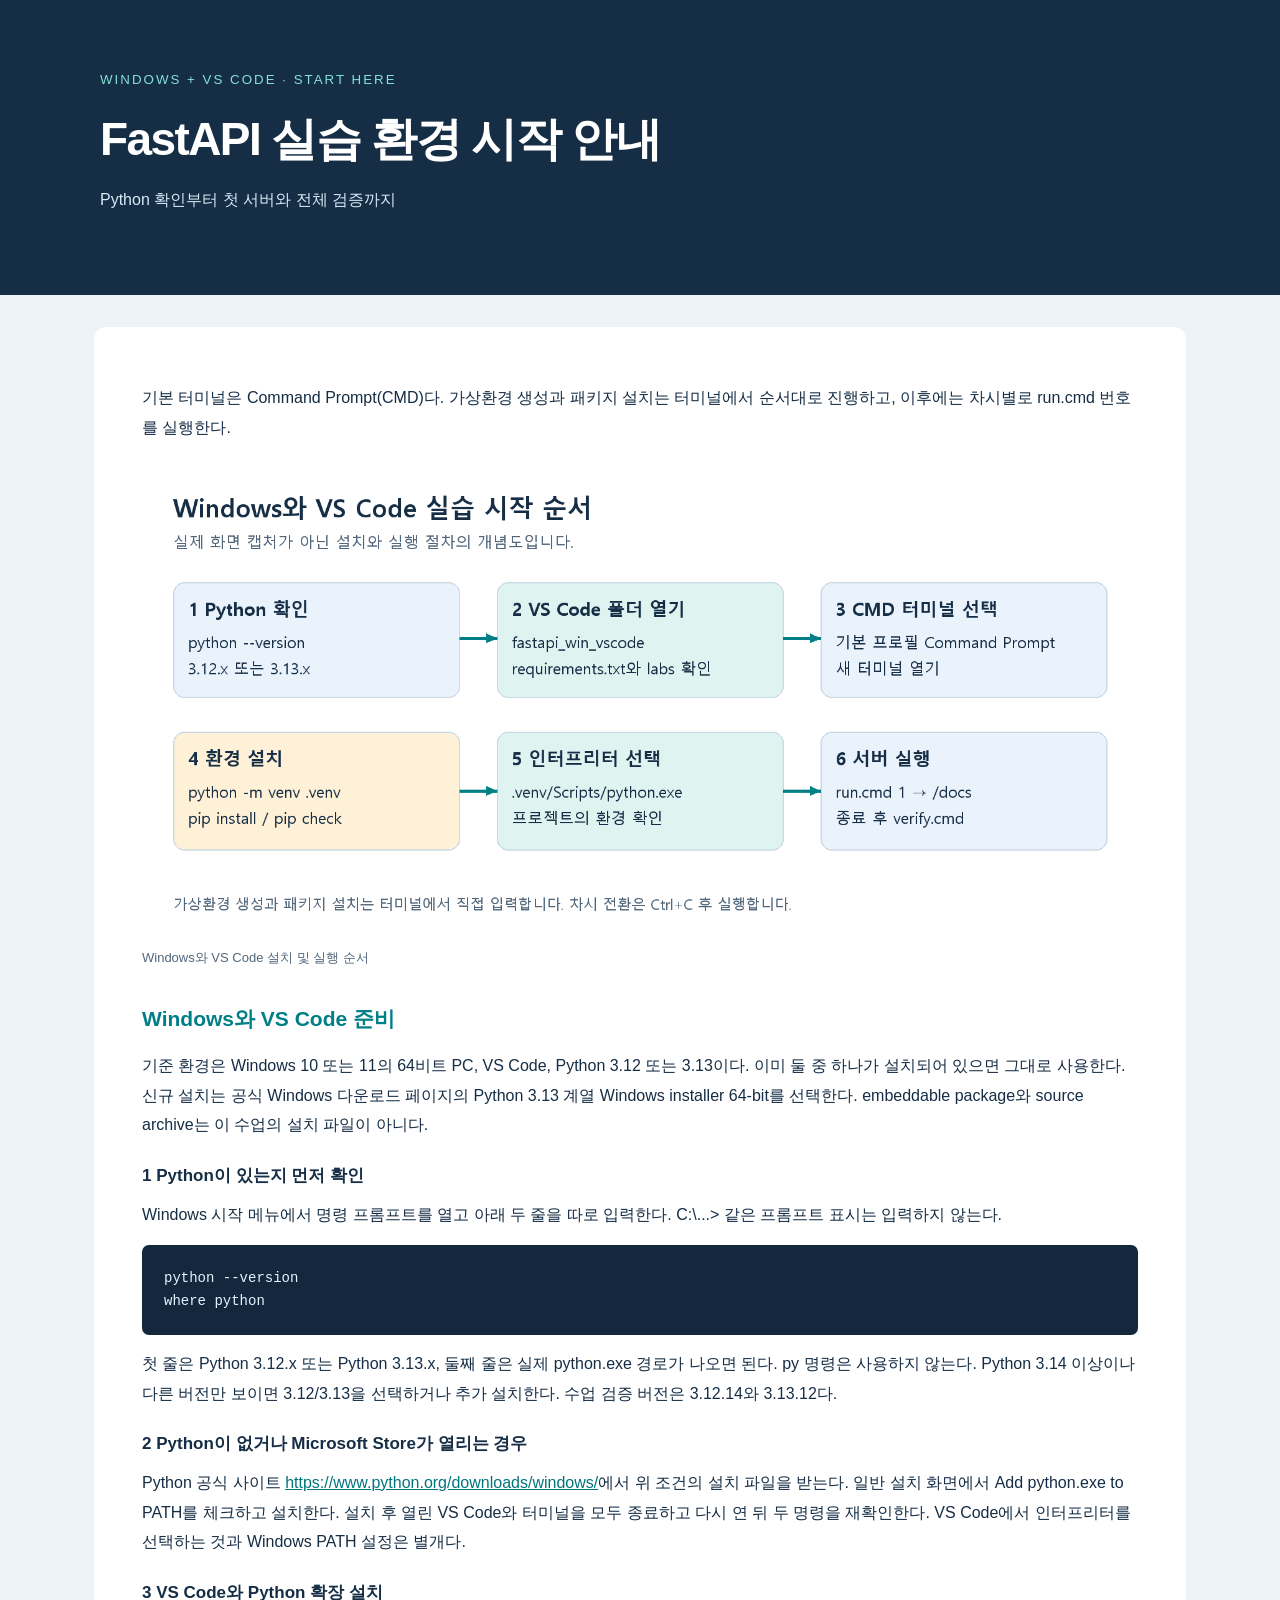
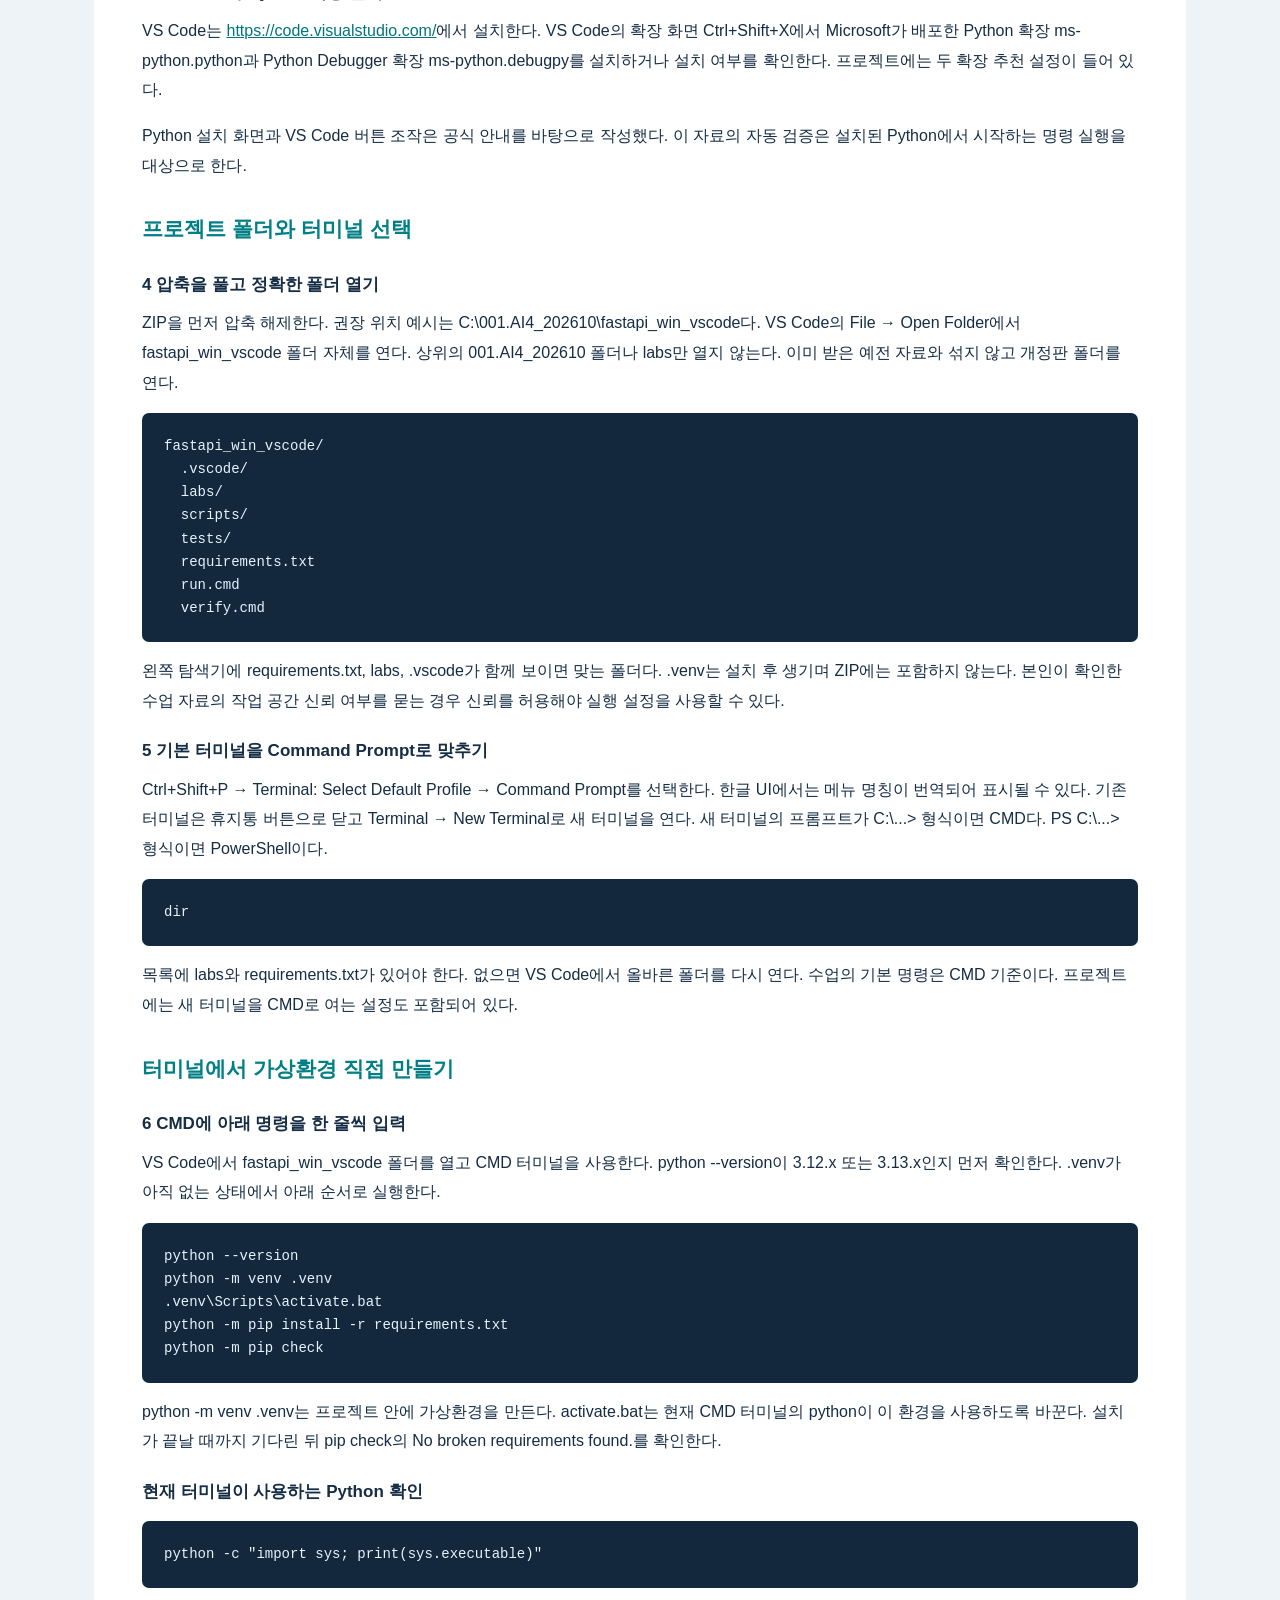
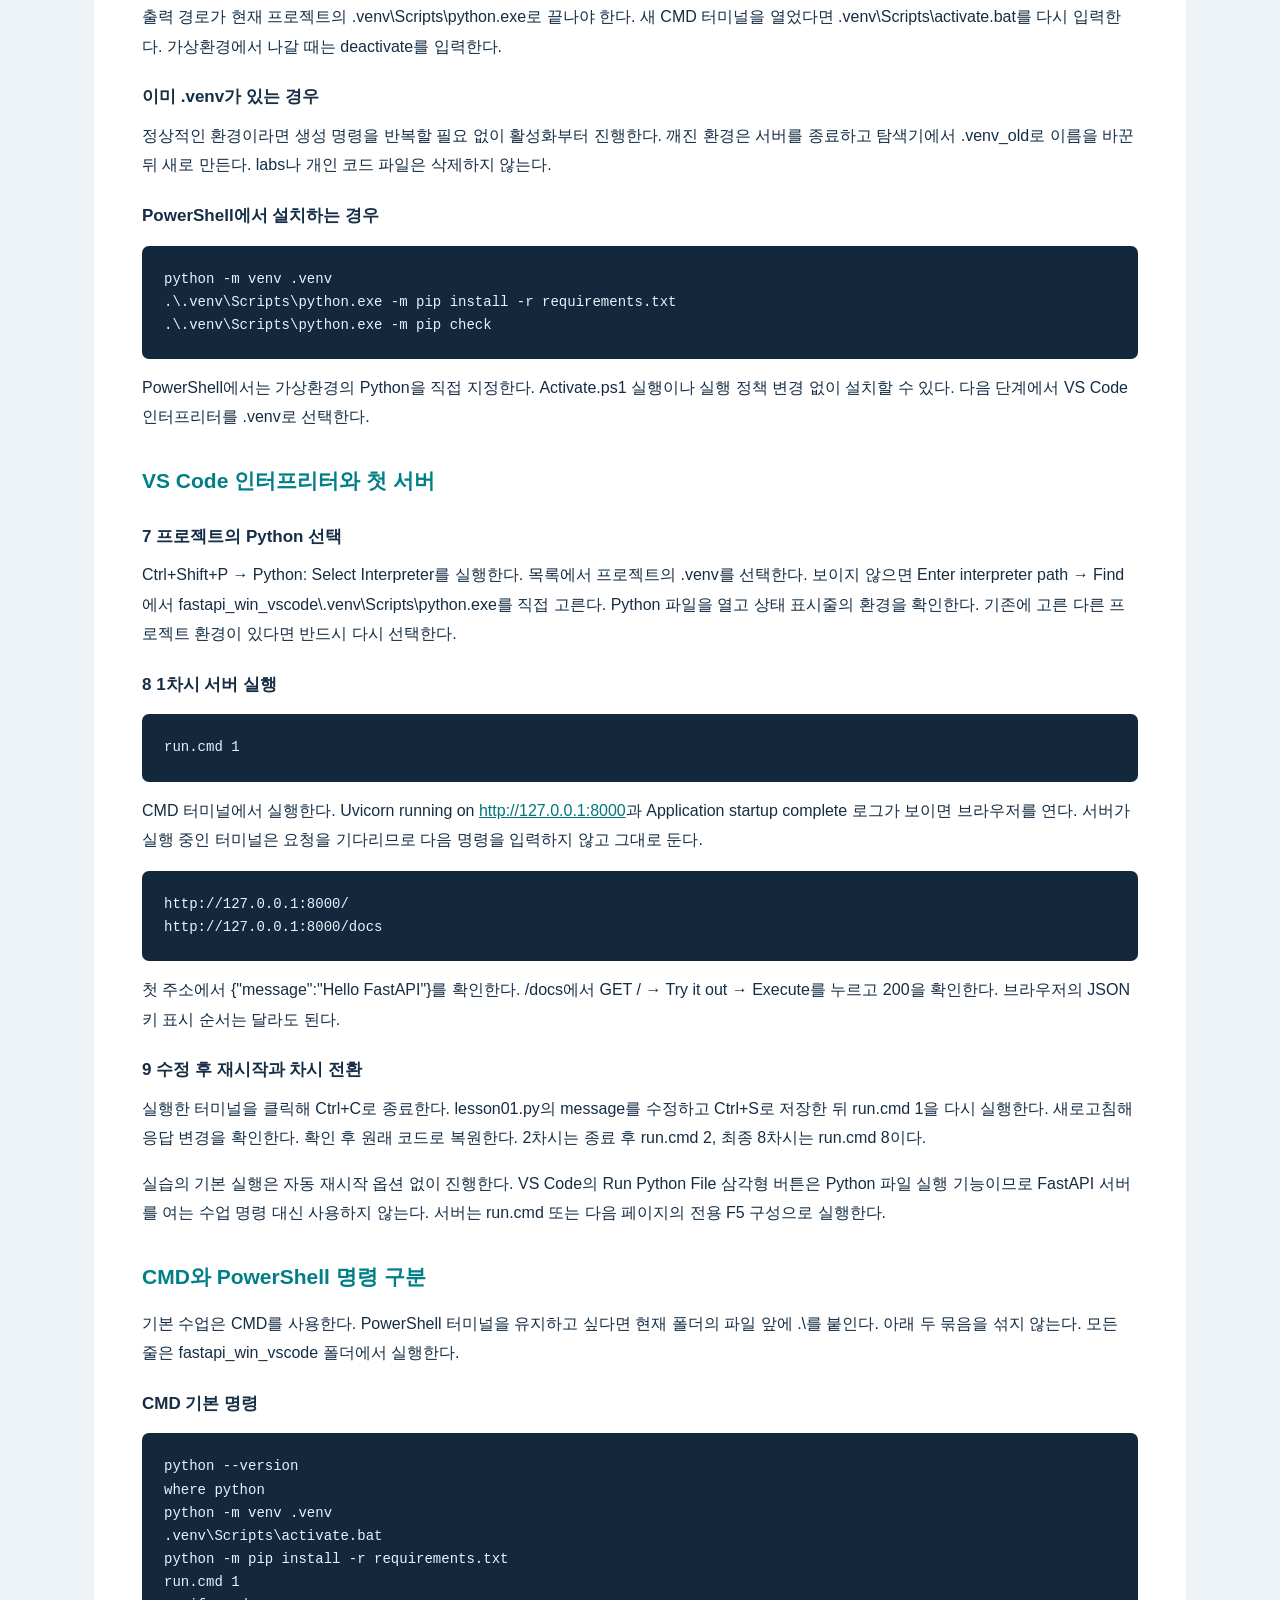
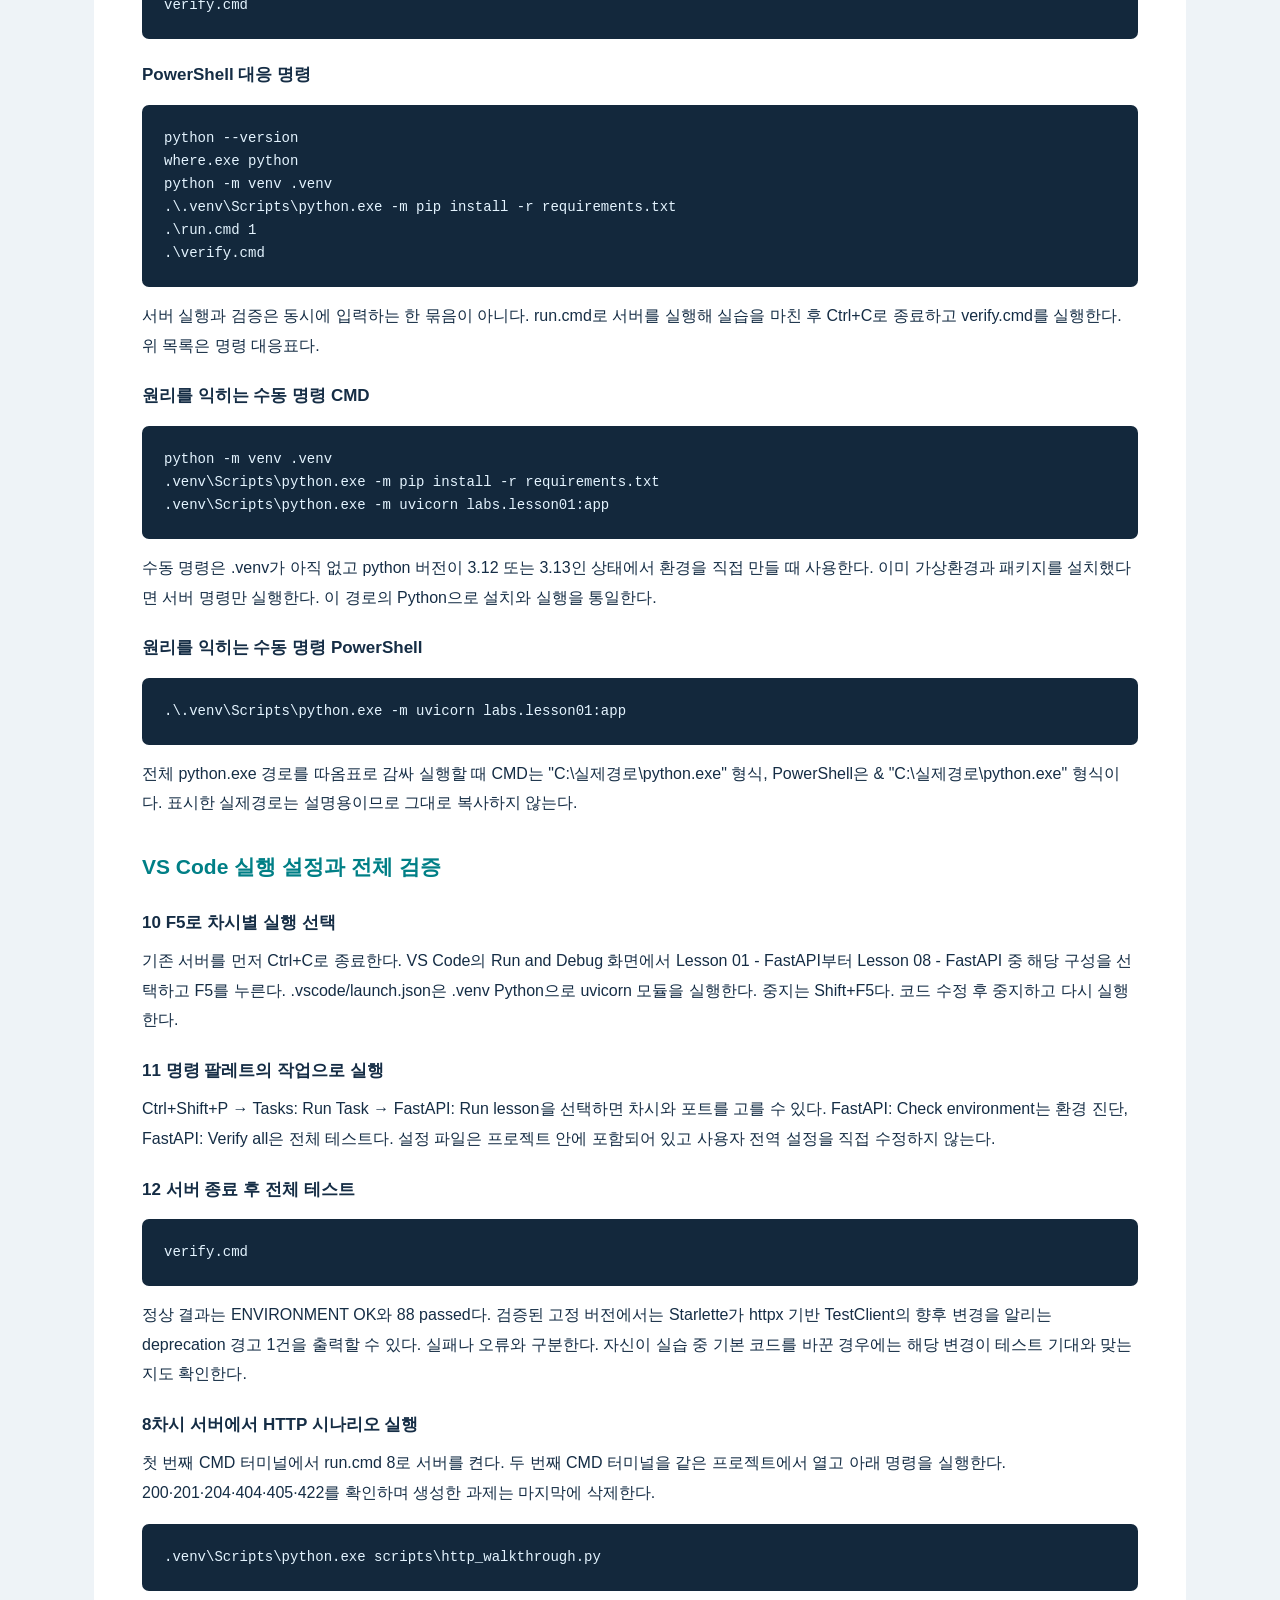
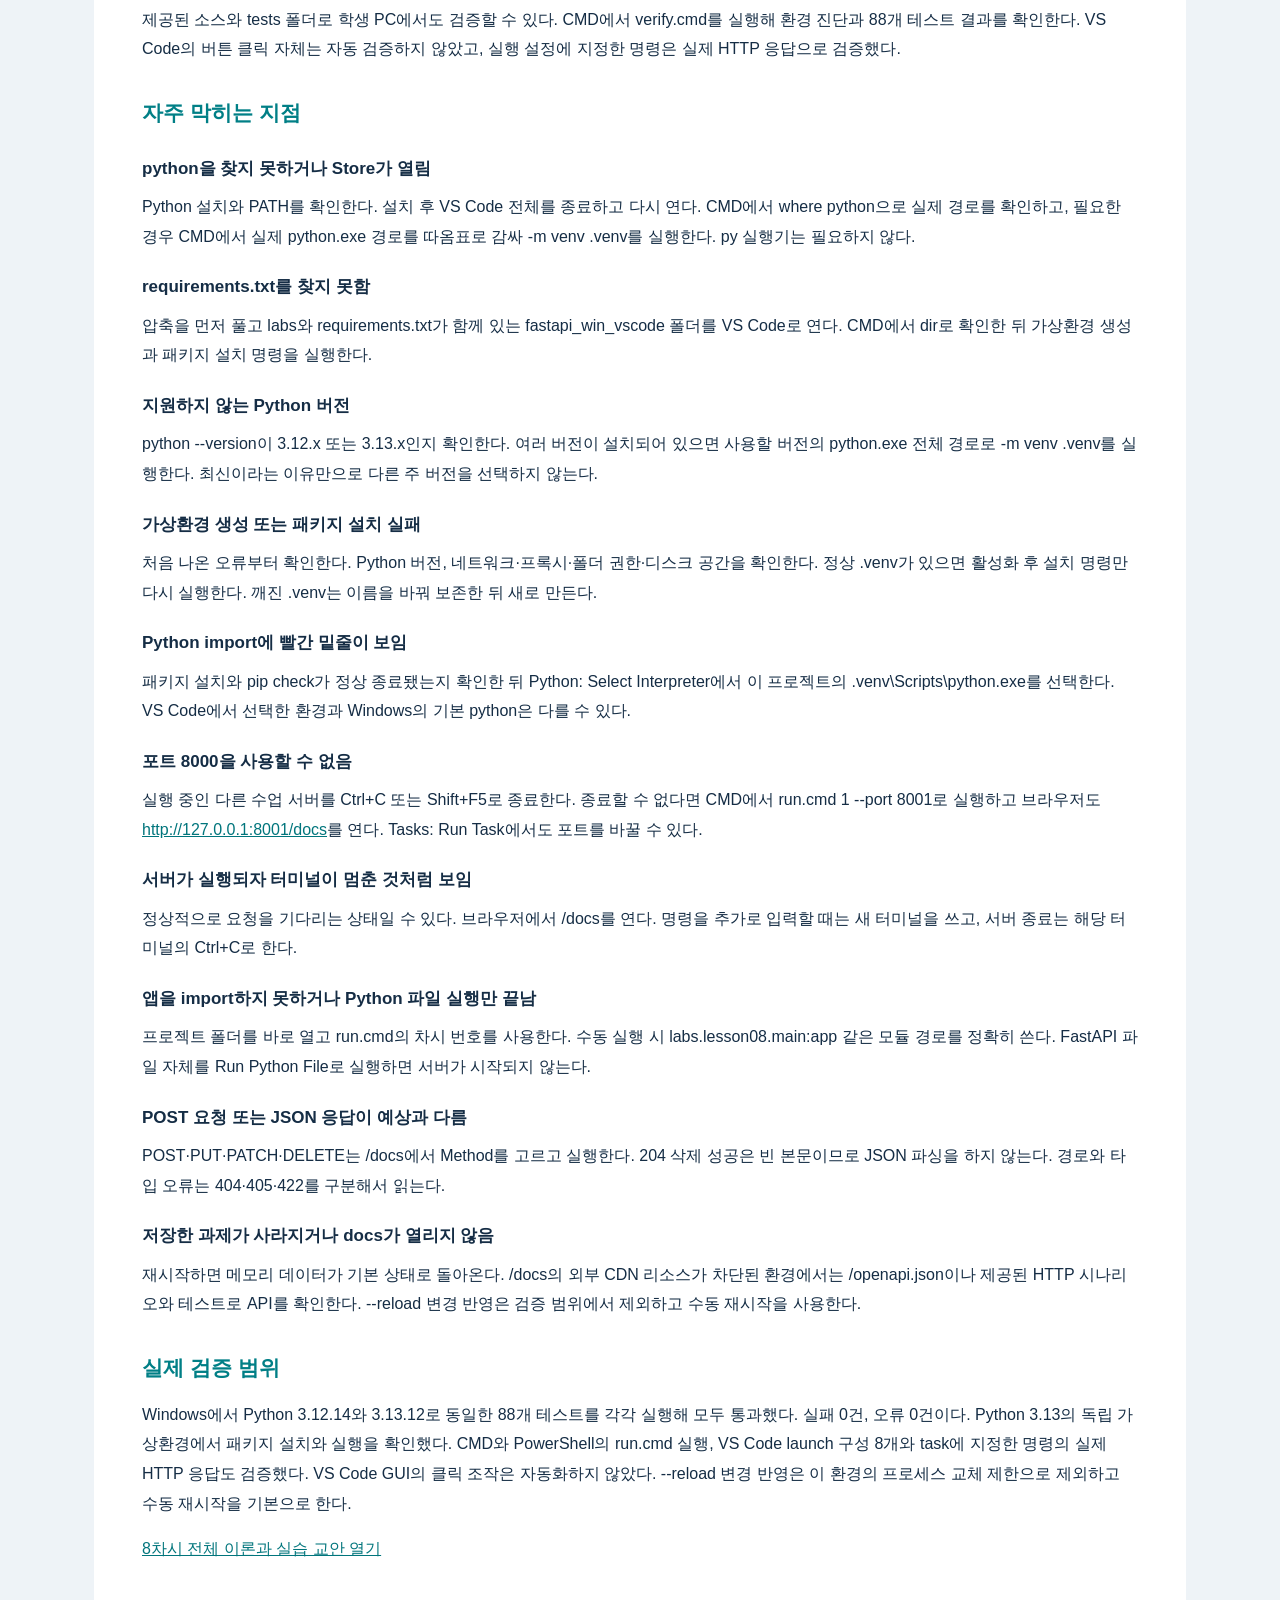
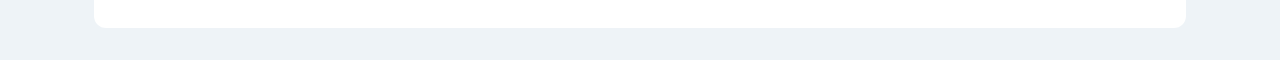
<file: 05.TastAPI-uvicorn/fastapi_win_vscode/WINDOWS_VSCODE_START.html>
<!doctype html><html lang="ko"><meta charset="utf-8"><meta name="viewport" content="width=device-width,initial-scale=1"><title>Windows VS Code 시작 안내</title><style>
:root{--ink:#152d45;--muted:#52677c;--teal:#007f86;--line:#d6e1ea}
*{box-sizing:border-box}html{scroll-behavior:smooth}body{margin:0;background:#eef3f7;color:var(--ink);font-family:'Malgun Gothic','Apple SD Gothic Neo',sans-serif;font-size:16px;line-height:1.85}
header{background:#152d45;color:white;padding:64px max(5vw,28px)}header .inner{max-width:1080px;margin:auto}header p{color:#d8e9f4;max-width:850px}header h1{font-size:46px;line-height:1.3;letter-spacing:-1.6px;margin:16px 0}header small{letter-spacing:2px;color:#83e1d5}
nav{position:sticky;top:0;background:#fff;border-bottom:1px solid var(--line);padding:12px 20px;z-index:5;display:flex;gap:16px;justify-content:center;flex-wrap:wrap;font-size:14px}nav a{color:var(--teal);text-decoration:none}
main{max-width:1140px;margin:32px auto;padding:0 24px}section{background:white;padding:48px;margin-bottom:30px;scroll-margin-top:90px;border-radius:12px}h2{font-size:32px;line-height:1.45;margin:10px 0 20px;letter-spacing:-1px}h3{font-size:21px;margin:30px 0 12px;color:var(--teal)}h4{font-size:17px;margin:20px 0 6px}.eyebrow{color:var(--teal);font-size:14px;font-weight:bold;letter-spacing:1px}.sub{color:var(--muted);font-size:20px}p{margin:8px 0 16px}ul,ol{padding-left:24px}li{margin:7px 0}figure{margin:28px 0}img{width:100%;height:auto}figcaption{color:var(--muted);font-size:13px;margin-top:6px}
table{border-collapse:collapse;width:100%;font-size:14px;margin:18px 0 28px}th,td{border:1px solid var(--line);padding:12px 14px;vertical-align:top;text-align:left;overflow-wrap:anywhere}th{background:#eaf2f8}tr:nth-child(even){background:#f8fafc}pre{background:#13283c;color:#e4f4ff;border-radius:7px;padding:22px;overflow:auto;font:14px/1.65 Consolas,monospace;white-space:pre}code{font-family:Consolas,monospace}details{border-top:1px solid var(--line);padding:18px 0}summary{cursor:pointer;color:var(--teal);font-weight:bold}a{color:#00757c}footer{padding:20px;text-align:center;color:var(--muted);font-size:13px}.no-print{display:block}
@media(max-width:700px){header h1{font-size:32px}section{padding:26px 20px}main{padding:0 12px}h2{font-size:26px}pre{font-size:12px}nav{gap:10px}}
@media print{body{background:white;font-size:10pt}header{background:white;color:black;padding:0 0 20px}header p,header small{color:black}header h1{font-size:26pt}nav,.no-print{display:none}main{margin:0;padding:0;max-width:none}section{padding:0;border-radius:0;break-before:page;margin:0}h2{font-size:21pt}h3{font-size:14pt}img{max-height:95mm;object-fit:contain}pre{white-space:pre-wrap;overflow-wrap:anywhere;color:black;background:#f2f5f8;font-size:8pt;break-inside:auto}tr,figure{break-inside:avoid}details{display:block}details>*{display:block}a{color:black}}
</style><header><div class="inner"><small>WINDOWS + VS CODE · START HERE</small><h1>FastAPI 실습 환경 시작 안내</h1><p>Python 확인부터 첫 서버와 전체 검증까지</p></div></header><main><section><p>기본 터미널은 Command Prompt(CMD)다. 가상환경 생성과 패키지 설치는 터미널에서 순서대로 진행하고, 이후에는 차시별로 run.cmd 번호를 실행한다.</p><figure><img src="assets/vscode_setup.png" alt="Windows와 VS Code 설치 및 실행 순서"><figcaption>Windows와 VS Code 설치 및 실행 순서</figcaption></figure>
<h3>Windows와 VS Code 준비</h3>
<p>기준 환경은 Windows 10 또는 11의 64비트 PC, VS Code, Python 3.12 또는 3.13이다. 이미 둘 중 하나가 설치되어 있으면 그대로 사용한다. 신규 설치는 공식 Windows 다운로드 페이지의 Python 3.13 계열 Windows installer 64-bit를 선택한다. embeddable package와 source archive는 이 수업의 설치 파일이 아니다.</p>
<h4>1 Python이 있는지 먼저 확인</h4>
<p>Windows 시작 메뉴에서 명령 프롬프트를 열고 아래 두 줄을 따로 입력한다. C:\...&gt; 같은 프롬프트 표시는 입력하지 않는다.</p>
<pre><code>python --version
where python</code></pre>
<p>첫 줄은 Python 3.12.x 또는 Python 3.13.x, 둘째 줄은 실제 python.exe 경로가 나오면 된다. py 명령은 사용하지 않는다. Python 3.14 이상이나 다른 버전만 보이면 3.12/3.13을 선택하거나 추가 설치한다. 수업 검증 버전은 3.12.14와 3.13.12다.</p>
<h4>2 Python이 없거나 Microsoft Store가 열리는 경우</h4>
<p>Python 공식 사이트 <a href="https://www.python.org/downloads/windows/" target="_blank" rel="noopener">https://www.python.org/downloads/windows/</a>에서 위 조건의 설치 파일을 받는다. 일반 설치 화면에서 Add python.exe to PATH를 체크하고 설치한다. 설치 후 열린 VS Code와 터미널을 모두 종료하고 다시 연 뒤 두 명령을 재확인한다. VS Code에서 인터프리터를 선택하는 것과 Windows PATH 설정은 별개다.</p>
<h4>3 VS Code와 Python 확장 설치</h4>
<p>VS Code는 <a href="https://code.visualstudio.com/" target="_blank" rel="noopener">https://code.visualstudio.com/</a>에서 설치한다. VS Code의 확장 화면 Ctrl+Shift+X에서 Microsoft가 배포한 Python 확장 ms-python.python과 Python Debugger 확장 ms-python.debugpy를 설치하거나 설치 여부를 확인한다. 프로젝트에는 두 확장 추천 설정이 들어 있다.</p>
<p>Python 설치 화면과 VS Code 버튼 조작은 공식 안내를 바탕으로 작성했다. 이 자료의 자동 검증은 설치된 Python에서 시작하는 명령 실행을 대상으로 한다.</p>
<h3>프로젝트 폴더와 터미널 선택</h3>
<h4>4 압축을 풀고 정확한 폴더 열기</h4>
<p>ZIP을 먼저 압축 해제한다. 권장 위치 예시는 C:\001.AI4_202610\fastapi_win_vscode다. VS Code의 File → Open Folder에서 fastapi_win_vscode 폴더 자체를 연다. 상위의 001.AI4_202610 폴더나 labs만 열지 않는다. 이미 받은 예전 자료와 섞지 않고 개정판 폴더를 연다.</p>
<pre><code>fastapi_win_vscode/
  .vscode/
  labs/
  scripts/
  tests/
  requirements.txt
  run.cmd
  verify.cmd</code></pre>
<p>왼쪽 탐색기에 requirements.txt, labs, .vscode가 함께 보이면 맞는 폴더다. .venv는 설치 후 생기며 ZIP에는 포함하지 않는다. 본인이 확인한 수업 자료의 작업 공간 신뢰 여부를 묻는 경우 신뢰를 허용해야 실행 설정을 사용할 수 있다.</p>
<h4>5 기본 터미널을 Command Prompt로 맞추기</h4>
<p>Ctrl+Shift+P → Terminal: Select Default Profile → Command Prompt를 선택한다. 한글 UI에서는 메뉴 명칭이 번역되어 표시될 수 있다. 기존 터미널은 휴지통 버튼으로 닫고 Terminal → New Terminal로 새 터미널을 연다. 새 터미널의 프롬프트가 C:\...&gt; 형식이면 CMD다. PS C:\...&gt; 형식이면 PowerShell이다.</p>
<pre><code>dir</code></pre>
<p>목록에 labs와 requirements.txt가 있어야 한다. 없으면 VS Code에서 올바른 폴더를 다시 연다. 수업의 기본 명령은 CMD 기준이다. 프로젝트에는 새 터미널을 CMD로 여는 설정도 포함되어 있다.</p>
<h3>터미널에서 가상환경 직접 만들기</h3>
<h4>6 CMD에 아래 명령을 한 줄씩 입력</h4>
<p>VS Code에서 fastapi_win_vscode 폴더를 열고 CMD 터미널을 사용한다. python --version이 3.12.x 또는 3.13.x인지 먼저 확인한다. .venv가 아직 없는 상태에서 아래 순서로 실행한다.</p>
<pre><code>python --version
python -m venv .venv
.venv\Scripts\activate.bat
python -m pip install -r requirements.txt
python -m pip check</code></pre>
<p>python -m venv .venv는 프로젝트 안에 가상환경을 만든다. activate.bat는 현재 CMD 터미널의 python이 이 환경을 사용하도록 바꾼다. 설치가 끝날 때까지 기다린 뒤 pip check의 No broken requirements found.를 확인한다.</p>
<h4>현재 터미널이 사용하는 Python 확인</h4>
<pre><code>python -c &quot;import sys; print(sys.executable)&quot;</code></pre>
<p>출력 경로가 현재 프로젝트의 .venv\Scripts\python.exe로 끝나야 한다. 새 CMD 터미널을 열었다면 .venv\Scripts\activate.bat를 다시 입력한다. 가상환경에서 나갈 때는 deactivate를 입력한다.</p>
<h4>이미 .venv가 있는 경우</h4>
<p>정상적인 환경이라면 생성 명령을 반복할 필요 없이 활성화부터 진행한다. 깨진 환경은 서버를 종료하고 탐색기에서 .venv_old로 이름을 바꾼 뒤 새로 만든다. labs나 개인 코드 파일은 삭제하지 않는다.</p>
<h4>PowerShell에서 설치하는 경우</h4>
<pre><code>python -m venv .venv
.\.venv\Scripts\python.exe -m pip install -r requirements.txt
.\.venv\Scripts\python.exe -m pip check</code></pre>
<p>PowerShell에서는 가상환경의 Python을 직접 지정한다. Activate.ps1 실행이나 실행 정책 변경 없이 설치할 수 있다. 다음 단계에서 VS Code 인터프리터를 .venv로 선택한다.</p>
<h3>VS Code 인터프리터와 첫 서버</h3>
<h4>7 프로젝트의 Python 선택</h4>
<p>Ctrl+Shift+P → Python: Select Interpreter를 실행한다. 목록에서 프로젝트의 .venv를 선택한다. 보이지 않으면 Enter interpreter path → Find에서 fastapi_win_vscode\.venv\Scripts\python.exe를 직접 고른다. Python 파일을 열고 상태 표시줄의 환경을 확인한다. 기존에 고른 다른 프로젝트 환경이 있다면 반드시 다시 선택한다.</p>
<h4>8 1차시 서버 실행</h4>
<pre><code>run.cmd 1</code></pre>
<p>CMD 터미널에서 실행한다. Uvicorn running on <a href="http://127.0.0.1:8000" target="_blank" rel="noopener">http://127.0.0.1:8000</a>과 Application startup complete 로그가 보이면 브라우저를 연다. 서버가 실행 중인 터미널은 요청을 기다리므로 다음 명령을 입력하지 않고 그대로 둔다.</p>
<pre><code>http://127.0.0.1:8000/
http://127.0.0.1:8000/docs</code></pre>
<p>첫 주소에서 {&quot;message&quot;:&quot;Hello FastAPI&quot;}를 확인한다. /docs에서 GET / → Try it out → Execute를 누르고 200을 확인한다. 브라우저의 JSON 키 표시 순서는 달라도 된다.</p>
<h4>9 수정 후 재시작과 차시 전환</h4>
<p>실행한 터미널을 클릭해 Ctrl+C로 종료한다. lesson01.py의 message를 수정하고 Ctrl+S로 저장한 뒤 run.cmd 1을 다시 실행한다. 새로고침해 응답 변경을 확인한다. 확인 후 원래 코드로 복원한다. 2차시는 종료 후 run.cmd 2, 최종 8차시는 run.cmd 8이다.</p>
<p>실습의 기본 실행은 자동 재시작 옵션 없이 진행한다. VS Code의 Run Python File 삼각형 버튼은 Python 파일 실행 기능이므로 FastAPI 서버를 여는 수업 명령 대신 사용하지 않는다. 서버는 run.cmd 또는 다음 페이지의 전용 F5 구성으로 실행한다.</p>
<h3>CMD와 PowerShell 명령 구분</h3>
<p>기본 수업은 CMD를 사용한다. PowerShell 터미널을 유지하고 싶다면 현재 폴더의 파일 앞에 .\를 붙인다. 아래 두 묶음을 섞지 않는다. 모든 줄은 fastapi_win_vscode 폴더에서 실행한다.</p>
<h4>CMD 기본 명령</h4>
<pre><code>python --version
where python
python -m venv .venv
.venv\Scripts\activate.bat
python -m pip install -r requirements.txt
run.cmd 1
verify.cmd</code></pre>
<h4>PowerShell 대응 명령</h4>
<pre><code>python --version
where.exe python
python -m venv .venv
.\.venv\Scripts\python.exe -m pip install -r requirements.txt
.\run.cmd 1
.\verify.cmd</code></pre>
<p>서버 실행과 검증은 동시에 입력하는 한 묶음이 아니다. run.cmd로 서버를 실행해 실습을 마친 후 Ctrl+C로 종료하고 verify.cmd를 실행한다. 위 목록은 명령 대응표다.</p>
<h4>원리를 익히는 수동 명령 CMD</h4>
<pre><code>python -m venv .venv
.venv\Scripts\python.exe -m pip install -r requirements.txt
.venv\Scripts\python.exe -m uvicorn labs.lesson01:app</code></pre>
<p>수동 명령은 .venv가 아직 없고 python 버전이 3.12 또는 3.13인 상태에서 환경을 직접 만들 때 사용한다. 이미 가상환경과 패키지를 설치했다면 서버 명령만 실행한다. 이 경로의 Python으로 설치와 실행을 통일한다.</p>
<h4>원리를 익히는 수동 명령 PowerShell</h4>
<pre><code>.\.venv\Scripts\python.exe -m uvicorn labs.lesson01:app</code></pre>
<p>전체 python.exe 경로를 따옴표로 감싸 실행할 때 CMD는 &quot;C:\실제경로\python.exe&quot; 형식, PowerShell은 &amp; &quot;C:\실제경로\python.exe&quot; 형식이다. 표시한 실제경로는 설명용이므로 그대로 복사하지 않는다.</p>
<h3>VS Code 실행 설정과 전체 검증</h3>
<h4>10 F5로 차시별 실행 선택</h4>
<p>기존 서버를 먼저 Ctrl+C로 종료한다. VS Code의 Run and Debug 화면에서 Lesson 01 - FastAPI부터 Lesson 08 - FastAPI 중 해당 구성을 선택하고 F5를 누른다. .vscode/launch.json은 .venv Python으로 uvicorn 모듈을 실행한다. 중지는 Shift+F5다. 코드 수정 후 중지하고 다시 실행한다.</p>
<h4>11 명령 팔레트의 작업으로 실행</h4>
<p>Ctrl+Shift+P → Tasks: Run Task → FastAPI: Run lesson을 선택하면 차시와 포트를 고를 수 있다. FastAPI: Check environment는 환경 진단, FastAPI: Verify all은 전체 테스트다. 설정 파일은 프로젝트 안에 포함되어 있고 사용자 전역 설정을 직접 수정하지 않는다.</p>
<h4>12 서버 종료 후 전체 테스트</h4>
<pre><code>verify.cmd</code></pre>
<p>정상 결과는 ENVIRONMENT OK와 88 passed다. 검증된 고정 버전에서는 Starlette가 httpx 기반 TestClient의 향후 변경을 알리는 deprecation 경고 1건을 출력할 수 있다. 실패나 오류와 구분한다. 자신이 실습 중 기본 코드를 바꾼 경우에는 해당 변경이 테스트 기대와 맞는지도 확인한다.</p>
<h4>8차시 서버에서 HTTP 시나리오 실행</h4>
<p>첫 번째 CMD 터미널에서 run.cmd 8로 서버를 켠다. 두 번째 CMD 터미널을 같은 프로젝트에서 열고 아래 명령을 실행한다. 200·201·204·404·405·422를 확인하며 생성한 과제는 마지막에 삭제한다.</p>
<pre><code>.venv\Scripts\python.exe scripts\http_walkthrough.py</code></pre>
<p>제공된 소스와 tests 폴더로 학생 PC에서도 검증할 수 있다. CMD에서 verify.cmd를 실행해 환경 진단과 88개 테스트 결과를 확인한다. VS Code의 버튼 클릭 자체는 자동 검증하지 않았고, 실행 설정에 지정한 명령은 실제 HTTP 응답으로 검증했다.</p><h3>자주 막히는 지점</h3><h4>python을 찾지 못하거나 Store가 열림</h4><p>Python 설치와 PATH를 확인한다. 설치 후 VS Code 전체를 종료하고 다시 연다. CMD에서 where python으로 실제 경로를 확인하고, 필요한 경우 CMD에서 실제 python.exe 경로를 따옴표로 감싸 -m venv .venv를 실행한다. py 실행기는 필요하지 않다.</p><h4>requirements.txt를 찾지 못함</h4><p>압축을 먼저 풀고 labs와 requirements.txt가 함께 있는 fastapi_win_vscode 폴더를 VS Code로 연다. CMD에서 dir로 확인한 뒤 가상환경 생성과 패키지 설치 명령을 실행한다.</p><h4>지원하지 않는 Python 버전</h4><p>python --version이 3.12.x 또는 3.13.x인지 확인한다. 여러 버전이 설치되어 있으면 사용할 버전의 python.exe 전체 경로로 -m venv .venv를 실행한다. 최신이라는 이유만으로 다른 주 버전을 선택하지 않는다.</p><h4>가상환경 생성 또는 패키지 설치 실패</h4><p>처음 나온 오류부터 확인한다. Python 버전, 네트워크·프록시·폴더 권한·디스크 공간을 확인한다. 정상 .venv가 있으면 활성화 후 설치 명령만 다시 실행한다. 깨진 .venv는 이름을 바꿔 보존한 뒤 새로 만든다.</p><h4>Python import에 빨간 밑줄이 보임</h4><p>패키지 설치와 pip check가 정상 종료됐는지 확인한 뒤 Python: Select Interpreter에서 이 프로젝트의 .venv\Scripts\python.exe를 선택한다. VS Code에서 선택한 환경과 Windows의 기본 python은 다를 수 있다.</p><h4>포트 8000을 사용할 수 없음</h4><p>실행 중인 다른 수업 서버를 Ctrl+C 또는 Shift+F5로 종료한다. 종료할 수 없다면 CMD에서 run.cmd 1 --port 8001로 실행하고 브라우저도 <a href="http://127.0.0.1:8001/docs" target="_blank" rel="noopener">http://127.0.0.1:8001/docs</a>를 연다. Tasks: Run Task에서도 포트를 바꿀 수 있다.</p><h4>서버가 실행되자 터미널이 멈춘 것처럼 보임</h4><p>정상적으로 요청을 기다리는 상태일 수 있다. 브라우저에서 /docs를 연다. 명령을 추가로 입력할 때는 새 터미널을 쓰고, 서버 종료는 해당 터미널의 Ctrl+C로 한다.</p><h4>앱을 import하지 못하거나 Python 파일 실행만 끝남</h4><p>프로젝트 폴더를 바로 열고 run.cmd의 차시 번호를 사용한다. 수동 실행 시 labs.lesson08.main:app 같은 모듈 경로를 정확히 쓴다. FastAPI 파일 자체를 Run Python File로 실행하면 서버가 시작되지 않는다.</p><h4>POST 요청 또는 JSON 응답이 예상과 다름</h4><p>POST·PUT·PATCH·DELETE는 /docs에서 Method를 고르고 실행한다. 204 삭제 성공은 빈 본문이므로 JSON 파싱을 하지 않는다. 경로와 타입 오류는 404·405·422를 구분해서 읽는다.</p><h4>저장한 과제가 사라지거나 docs가 열리지 않음</h4><p>재시작하면 메모리 데이터가 기본 상태로 돌아온다. /docs의 외부 CDN 리소스가 차단된 환경에서는 /openapi.json이나 제공된 HTTP 시나리오와 테스트로 API를 확인한다. --reload 변경 반영은 검증 범위에서 제외하고 수동 재시작을 사용한다.</p><h3>실제 검증 범위</h3><p>Windows에서 Python 3.12.14와 3.13.12로 동일한 88개 테스트를 각각 실행해 모두 통과했다. 실패 0건, 오류 0건이다. Python 3.13의 독립 가상환경에서 패키지 설치와 실행을 확인했다. CMD와 PowerShell의 run.cmd 실행, VS Code launch 구성 8개와 task에 지정한 명령의 실제 HTTP 응답도 검증했다. VS Code GUI의 클릭 조작은 자동화하지 않았다. --reload 변경 반영은 이 환경의 프로세스 교체 제한으로 제외하고 수동 재시작을 기본으로 한다.</p><p><a href="FastAPI_이론실습교안.html">8차시 전체 이론과 실습 교안 열기</a></p></section></main></html>
</file>
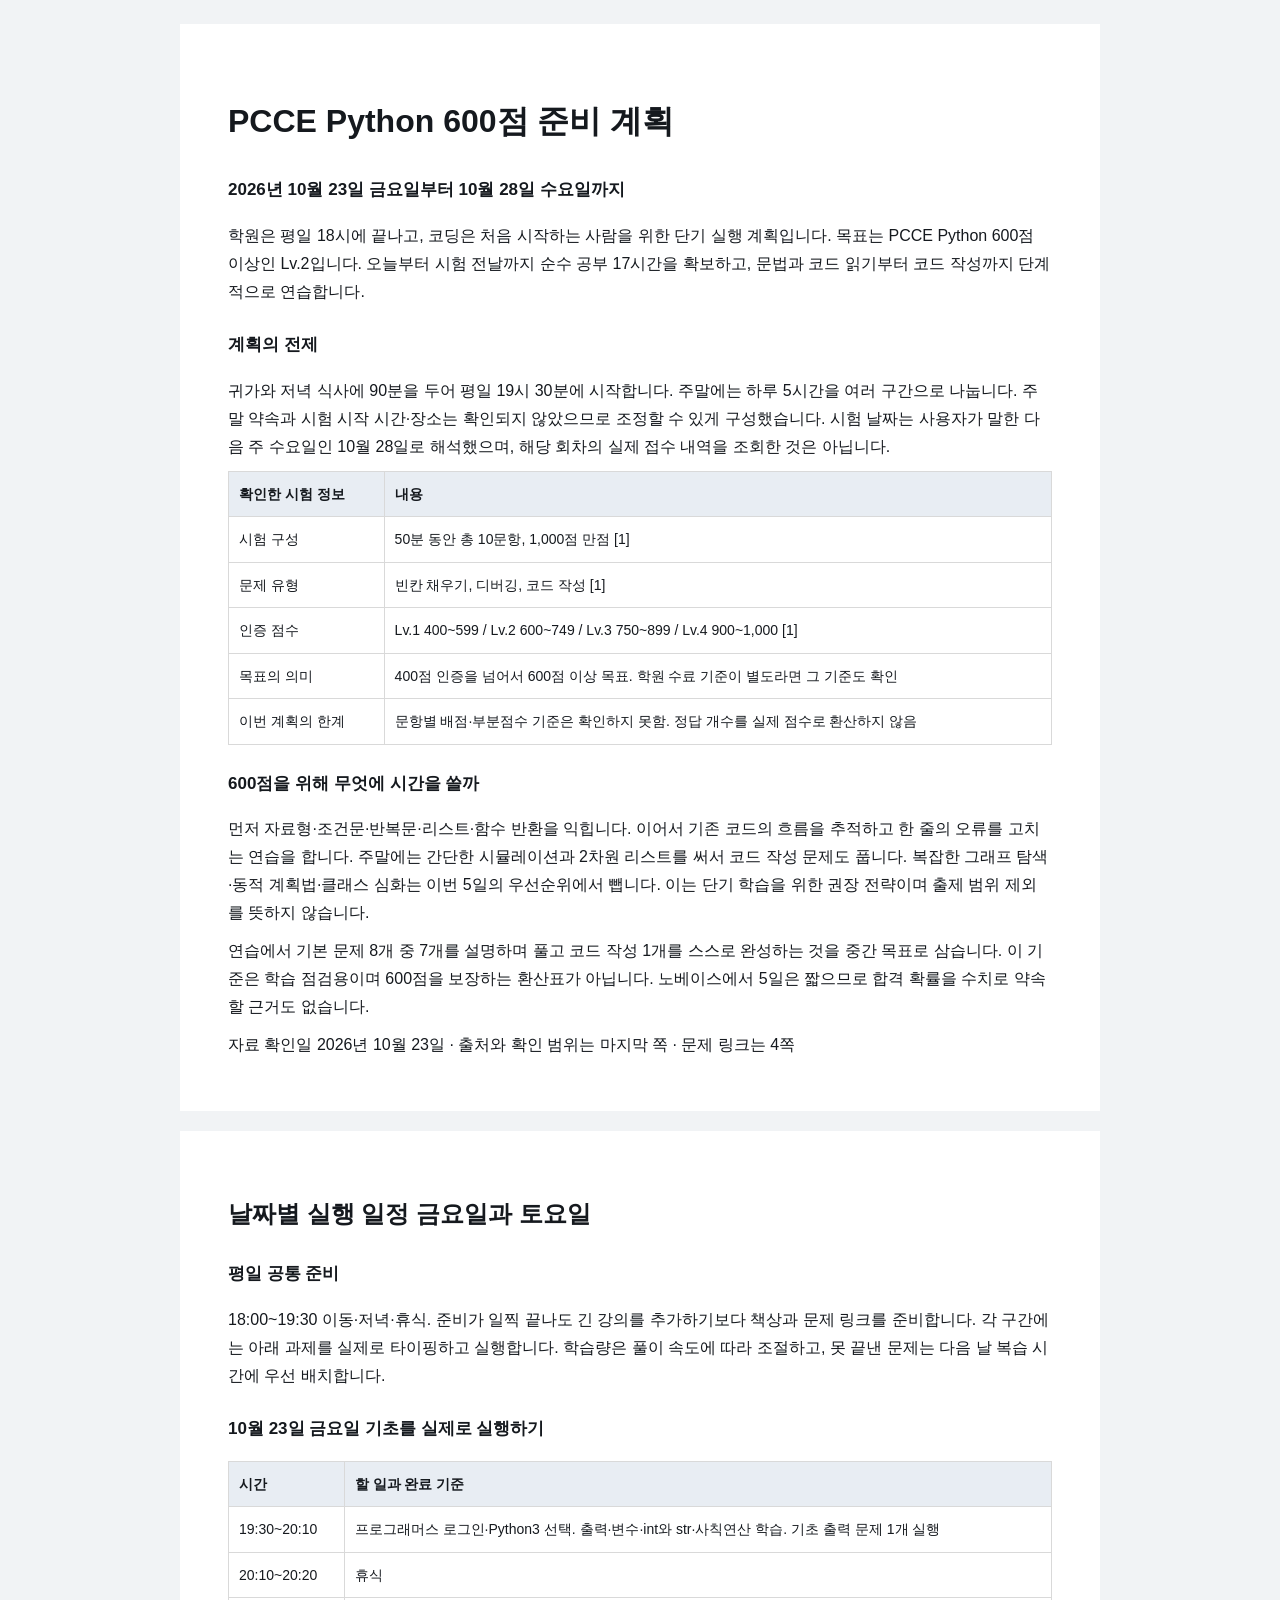
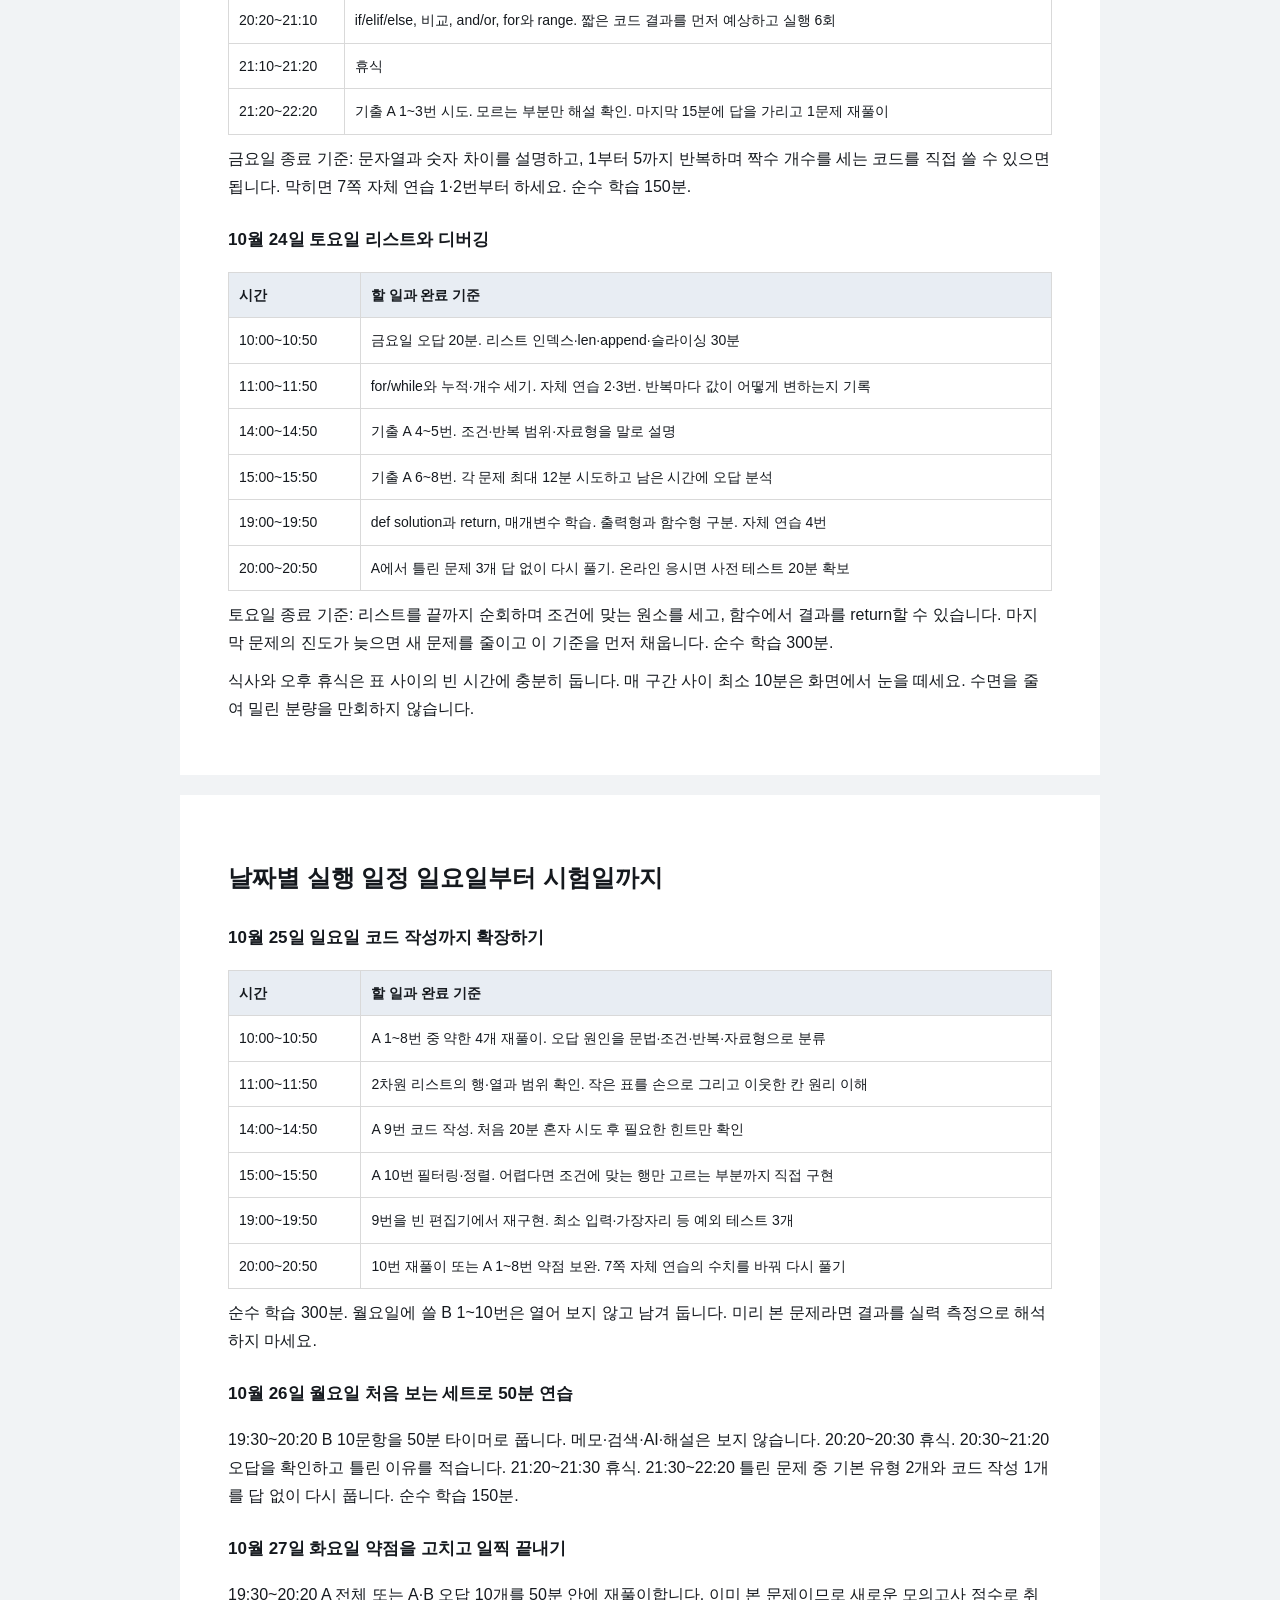
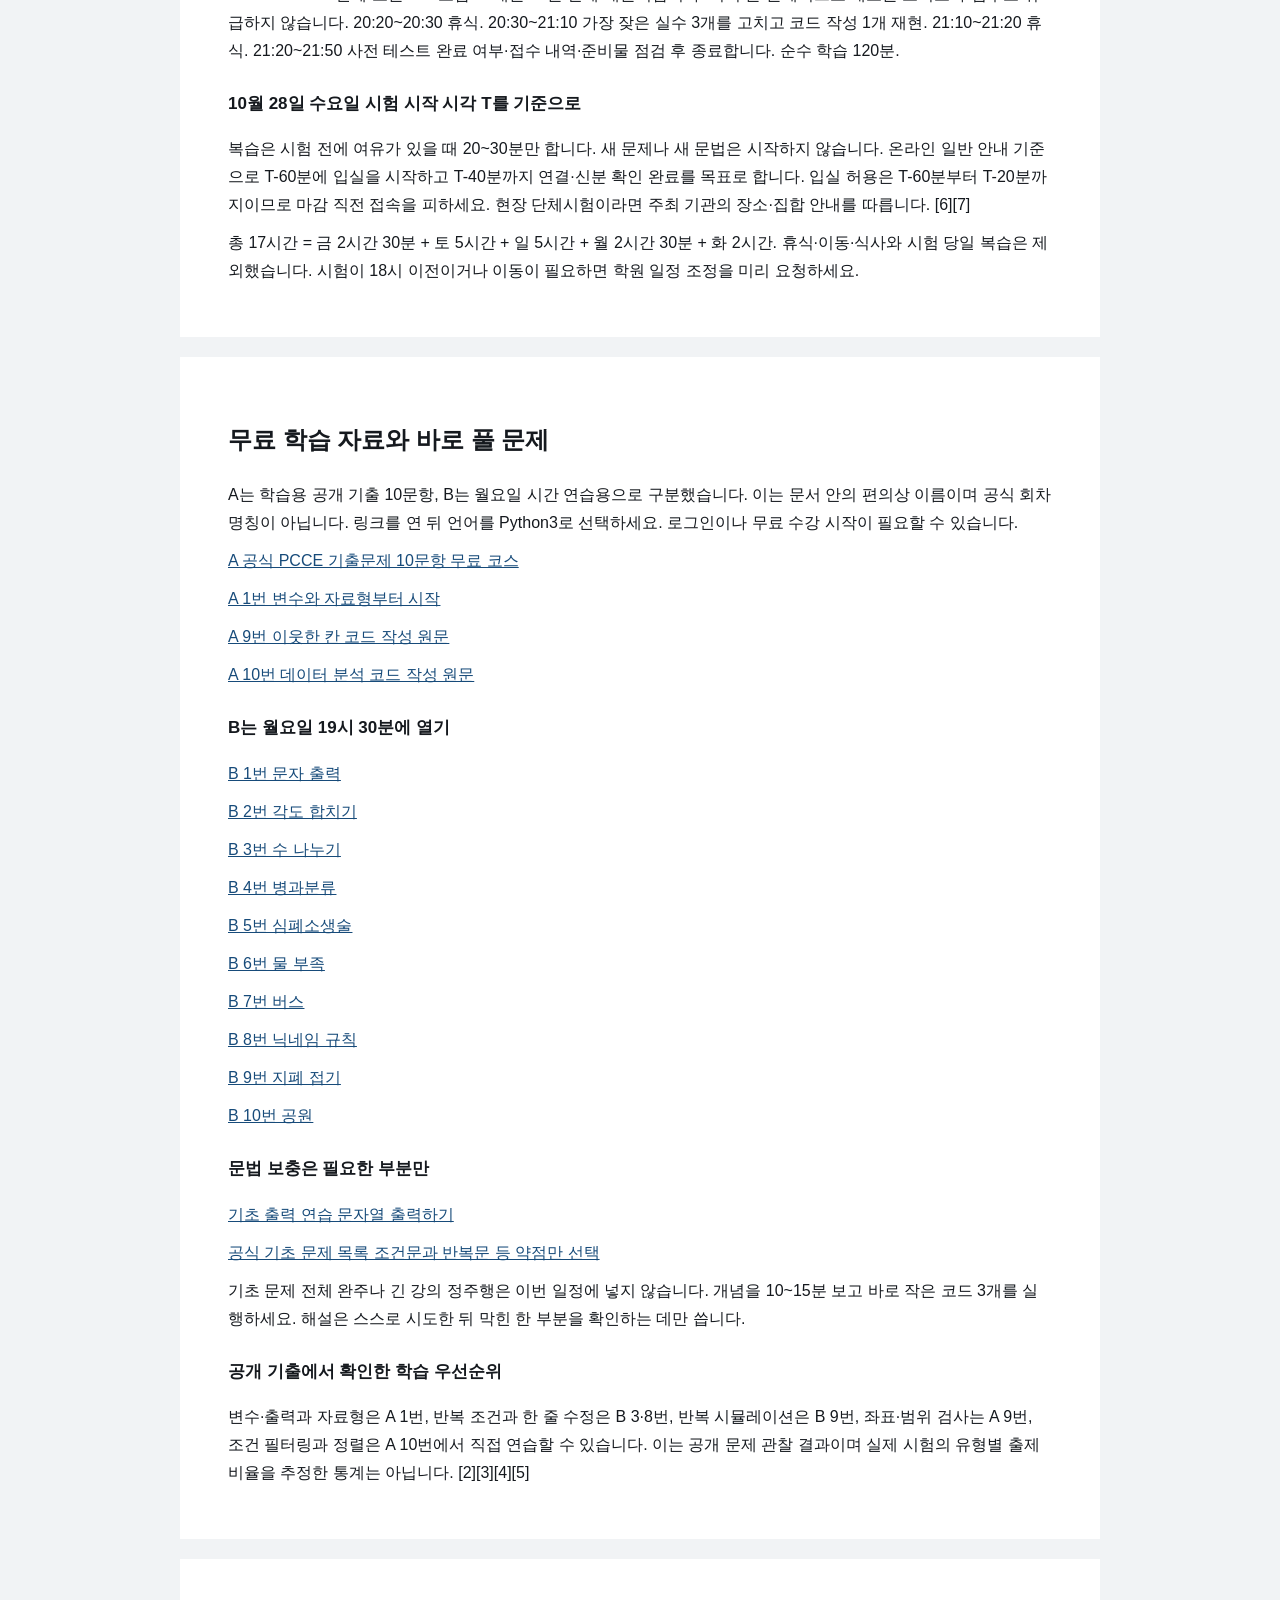
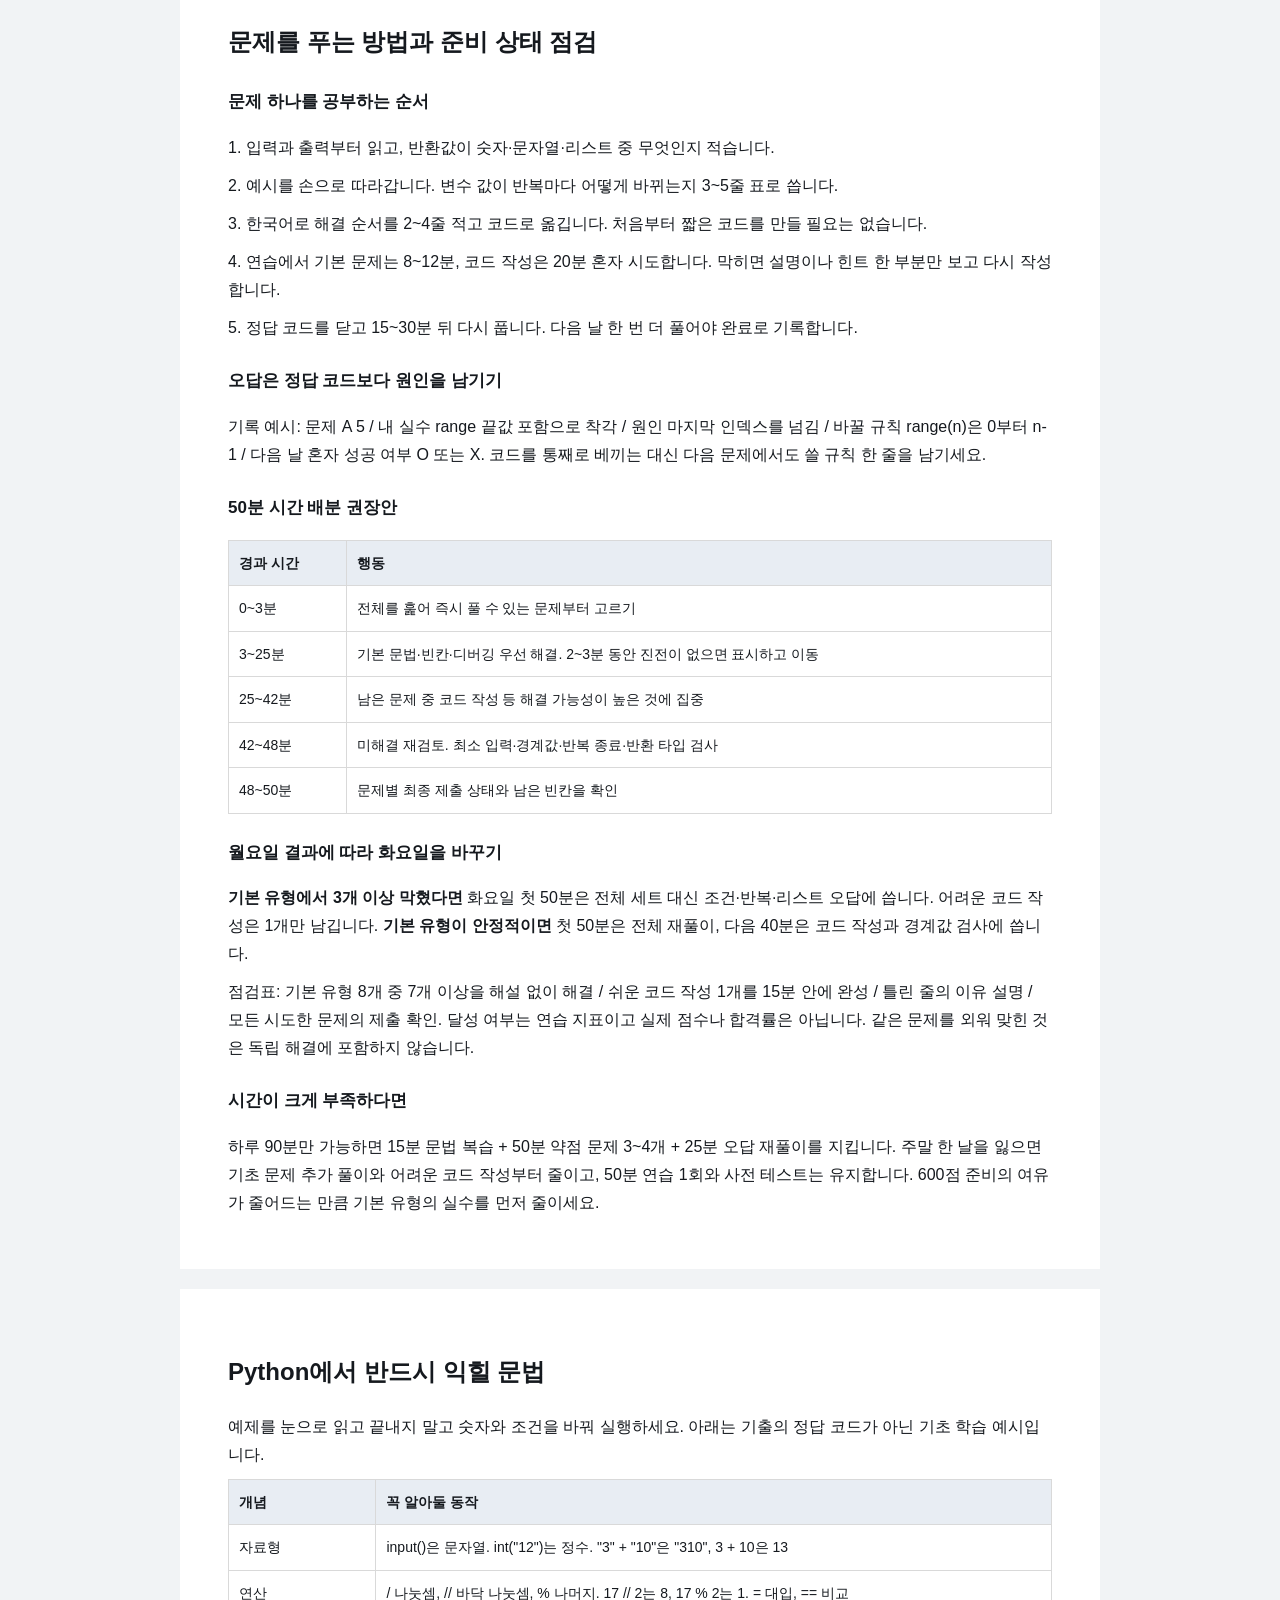
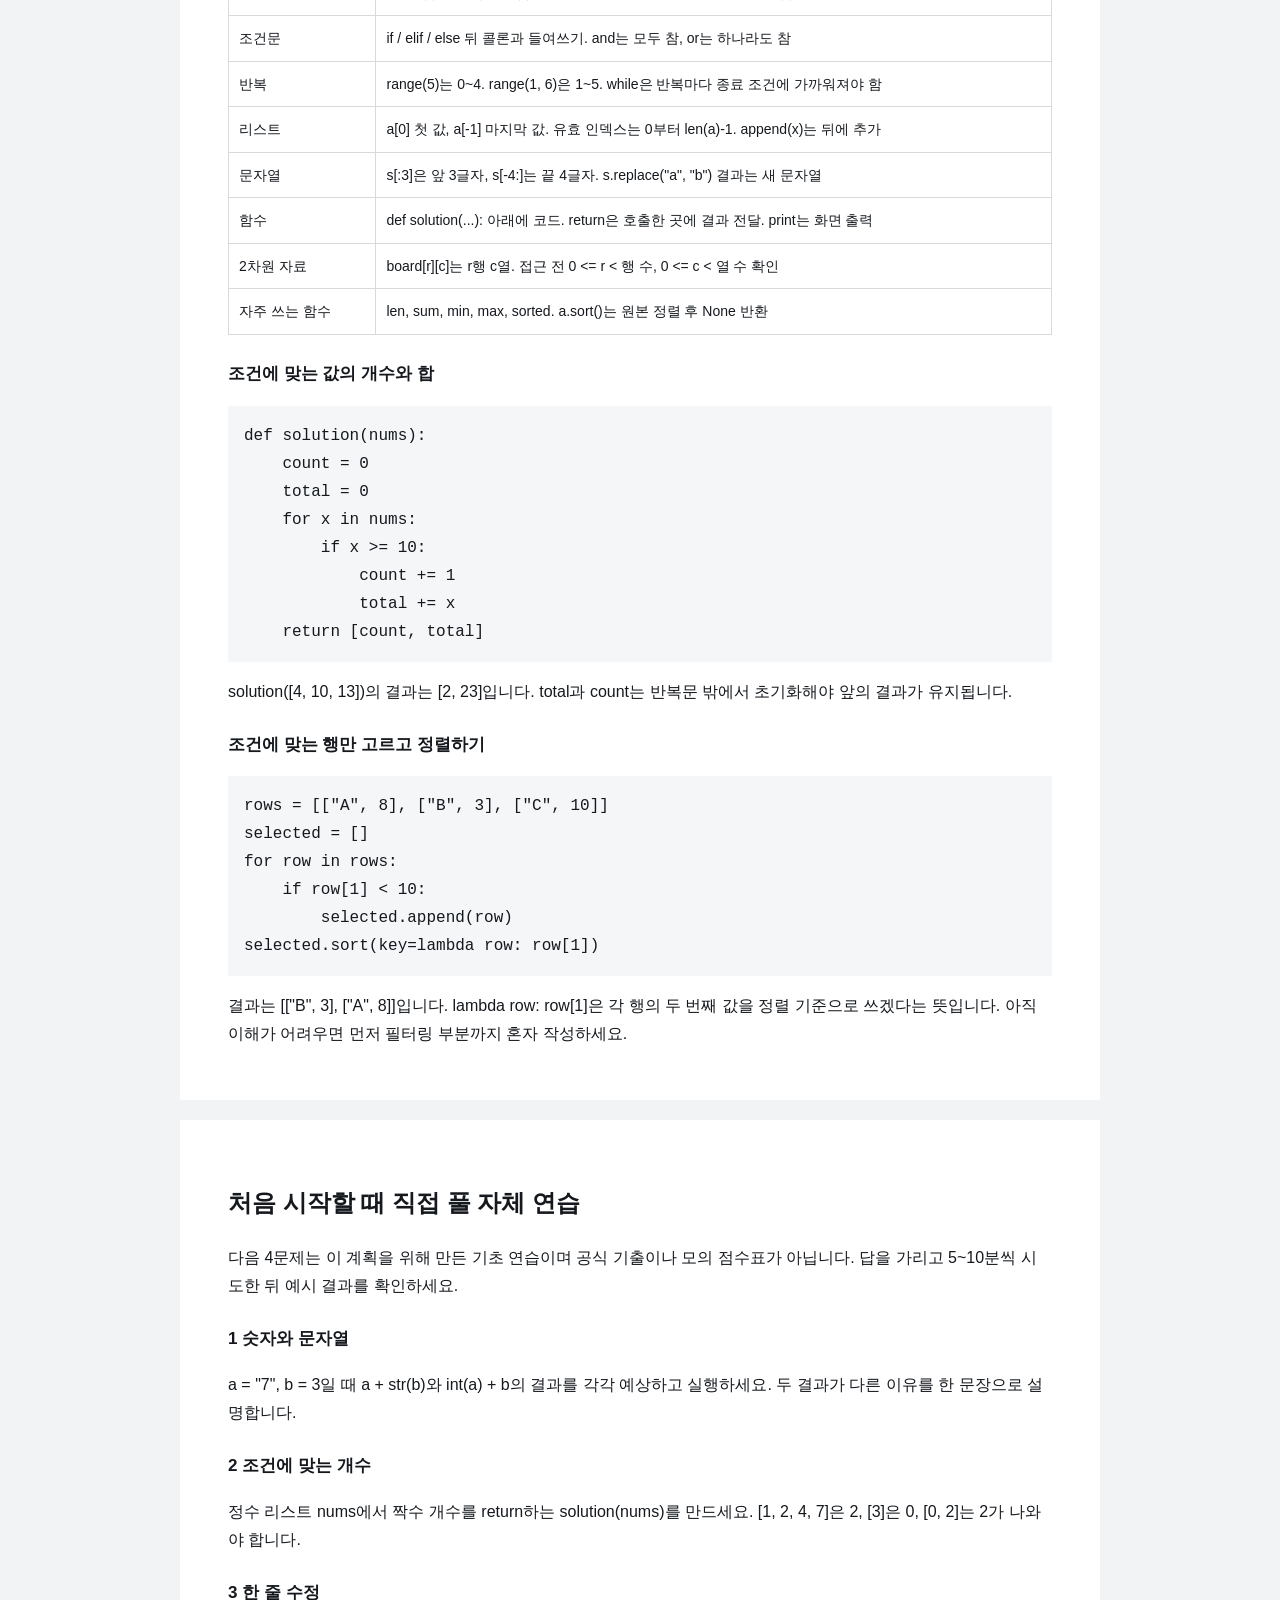
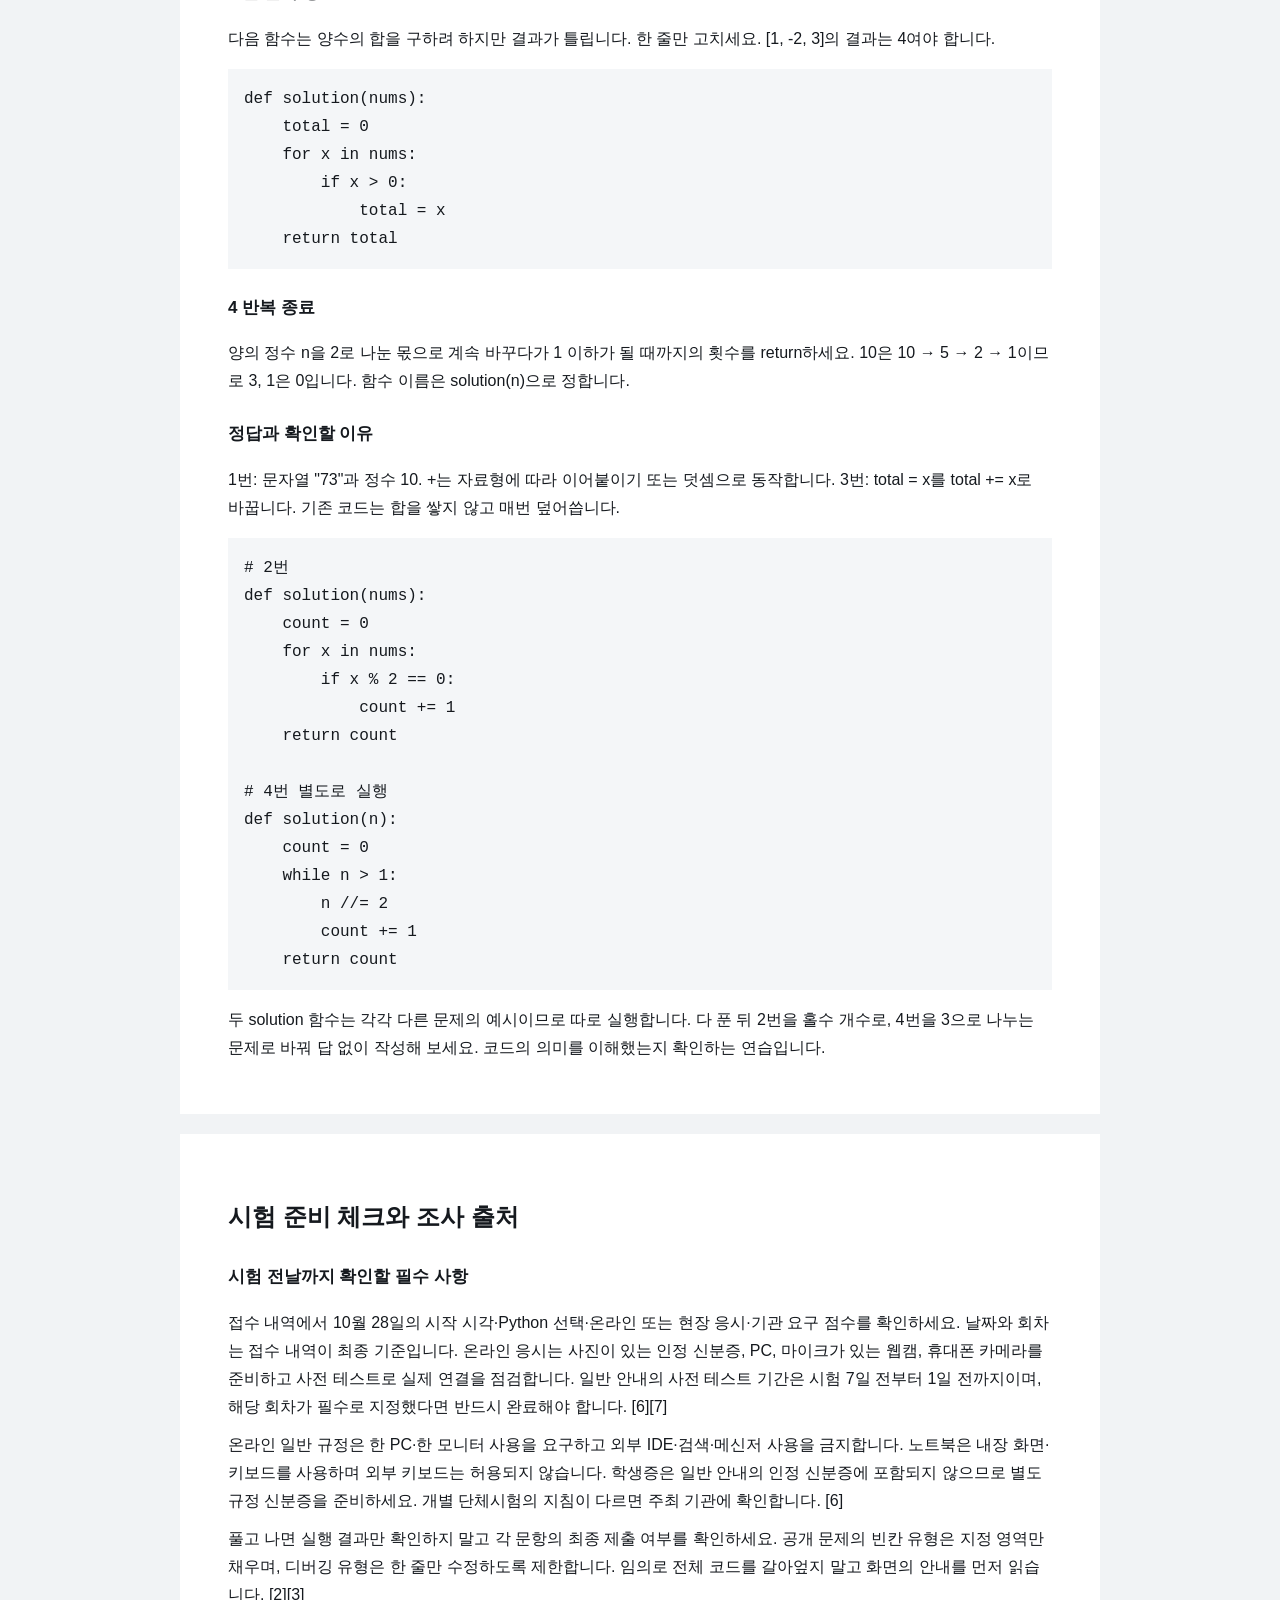
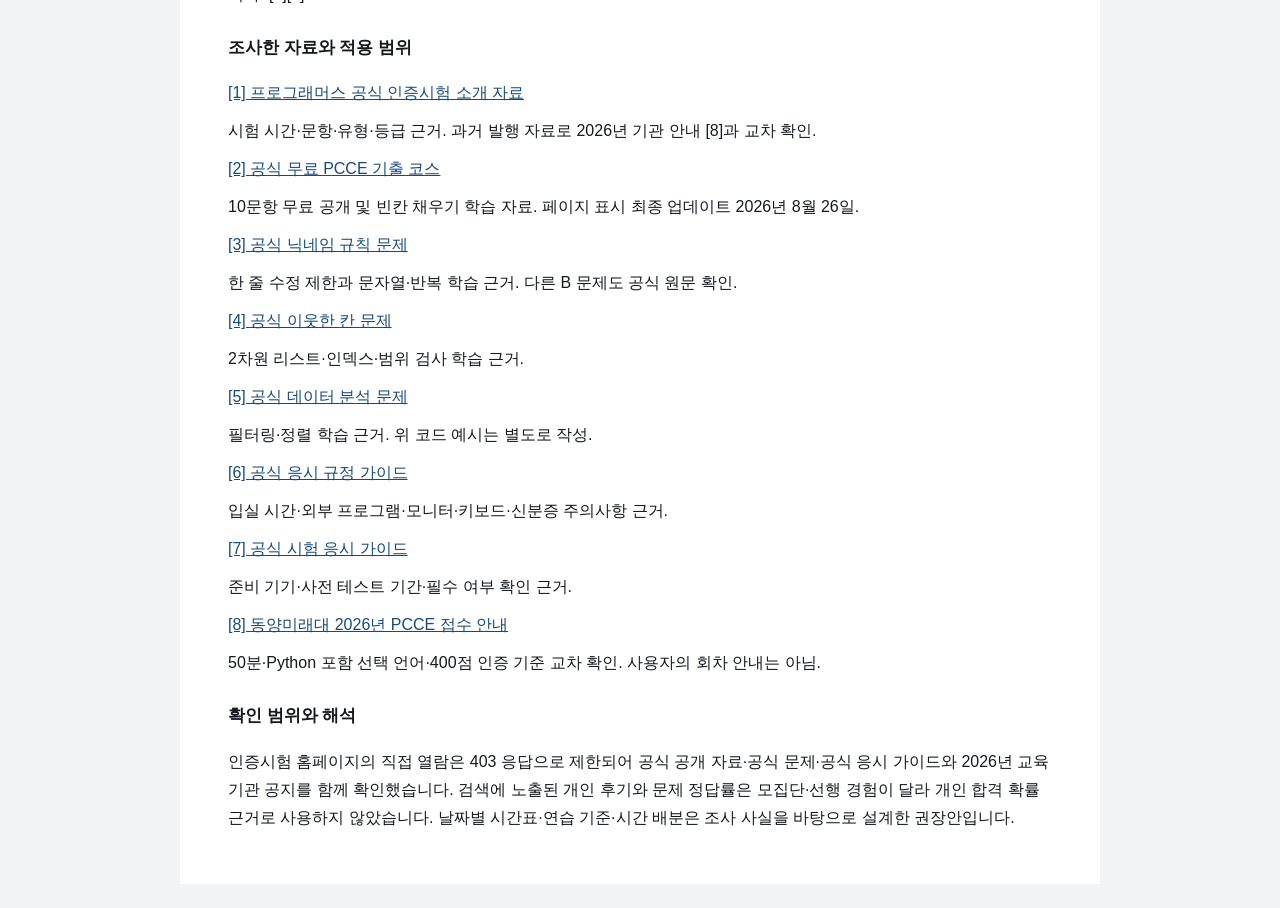
<file: output/pcce/PCCE_Python_600점_학습계획.html>
<!doctype html><html lang="ko"><meta charset="utf-8"><meta name="viewport" content="width=device-width,initial-scale=1"><title>PCCE Python 600점 준비 계획</title><style>body{font-family:"Malgun Gothic",sans-serif;background:#f1f3f5;color:#15191e;margin:0;line-height:1.75}main{max-width:920px;margin:24px auto}section{background:white;padding:42px 48px;margin-bottom:20px}h1{font-size:32px}h2{font-size:24px}h3{font-size:17px;margin-top:24px}table{border-collapse:collapse;width:100%;font-size:14px}th,td{border:1px solid #d9d9d9;padding:10px;text-align:left}th{background:#e8edf3}a{color:#174b7a}pre{font-family:Consolas,"Malgun Gothic",monospace;white-space:pre-wrap;background:#f4f6f8;padding:16px}p{margin:10px 0}@media print{body{background:white}main{margin:0}section{padding:0;break-after:page;box-shadow:none}}@media(max-width:700px){section{padding:24px 18px}main{margin:0}h1{font-size:27px}}</style><main><section><h1>PCCE Python 600점 준비 계획</h1><h3>2026년 10월 23일 금요일부터 10월 28일 수요일까지</h3><p>학원은 평일 18시에 끝나고, 코딩은 처음 시작하는 사람을 위한 단기 실행 계획입니다. 목표는 PCCE Python 600점 이상인 Lv.2입니다. 오늘부터 시험 전날까지 순수 공부 17시간을 확보하고, 문법과 코드 읽기부터 코드 작성까지 단계적으로 연습합니다.</p><h3>계획의 전제</h3><p>귀가와 저녁 식사에 90분을 두어 평일 19시 30분에 시작합니다. 주말에는 하루 5시간을 여러 구간으로 나눕니다. 주말 약속과 시험 시작 시간·장소는 확인되지 않았으므로 조정할 수 있게 구성했습니다. 시험 날짜는 사용자가 말한 다음 주 수요일인 10월 28일로 해석했으며, 해당 회차의 실제 접수 내역을 조회한 것은 아닙니다.</p><table><thead><tr><th>확인한 시험 정보</th><th>내용</th></tr></thead><tbody><tr><td>시험 구성</td><td>50분 동안 총 10문항, 1,000점 만점 [1]</td></tr><tr><td>문제 유형</td><td>빈칸 채우기, 디버깅, 코드 작성 [1]</td></tr><tr><td>인증 점수</td><td>Lv.1 400~599 / Lv.2 600~749 / Lv.3 750~899 / Lv.4 900~1,000 [1]</td></tr><tr><td>목표의 의미</td><td>400점 인증을 넘어서 600점 이상 목표. 학원 수료 기준이 별도라면 그 기준도 확인</td></tr><tr><td>이번 계획의 한계</td><td>문항별 배점·부분점수 기준은 확인하지 못함. 정답 개수를 실제 점수로 환산하지 않음</td></tr></tbody></table><h3>600점을 위해 무엇에 시간을 쓸까</h3><p>먼저 자료형·조건문·반복문·리스트·함수 반환을 익힙니다. 이어서 기존 코드의 흐름을 추적하고 한 줄의 오류를 고치는 연습을 합니다. 주말에는 간단한 시뮬레이션과 2차원 리스트를 써서 코드 작성 문제도 풉니다. 복잡한 그래프 탐색·동적 계획법·클래스 심화는 이번 5일의 우선순위에서 뺍니다. 이는 단기 학습을 위한 권장 전략이며 출제 범위 제외를 뜻하지 않습니다.</p><p>연습에서 기본 문제 8개 중 7개를 설명하며 풀고 코드 작성 1개를 스스로 완성하는 것을 중간 목표로 삼습니다. 이 기준은 학습 점검용이며 600점을 보장하는 환산표가 아닙니다. 노베이스에서 5일은 짧으므로 합격 확률을 수치로 약속할 근거도 없습니다.</p><p>자료 확인일 2026년 10월 23일 · 출처와 확인 범위는 마지막 쪽 · 문제 링크는 4쪽</p></section><section><h2>날짜별 실행 일정 금요일과 토요일</h2><h3>평일 공통 준비</h3><p>18:00~19:30 이동·저녁·휴식. 준비가 일찍 끝나도 긴 강의를 추가하기보다 책상과 문제 링크를 준비합니다. 각 구간에는 아래 과제를 실제로 타이핑하고 실행합니다. 학습량은 풀이 속도에 따라 조절하고, 못 끝낸 문제는 다음 날 복습 시간에 우선 배치합니다.</p><h3>10월 23일 금요일 기초를 실제로 실행하기</h3><table><thead><tr><th>시간</th><th>할 일과 완료 기준</th></tr></thead><tbody><tr><td>19:30~20:10</td><td>프로그래머스 로그인·Python3 선택. 출력·변수·int와 str·사칙연산 학습. 기초 출력 문제 1개 실행</td></tr><tr><td>20:10~20:20</td><td>휴식</td></tr><tr><td>20:20~21:10</td><td>if/elif/else, 비교, and/or, for와 range. 짧은 코드 결과를 먼저 예상하고 실행 6회</td></tr><tr><td>21:10~21:20</td><td>휴식</td></tr><tr><td>21:20~22:20</td><td>기출 A 1~3번 시도. 모르는 부분만 해설 확인. 마지막 15분에 답을 가리고 1문제 재풀이</td></tr></tbody></table><p>금요일 종료 기준: 문자열과 숫자 차이를 설명하고, 1부터 5까지 반복하며 짝수 개수를 세는 코드를 직접 쓸 수 있으면 됩니다. 막히면 7쪽 자체 연습 1·2번부터 하세요. 순수 학습 150분.</p><h3>10월 24일 토요일 리스트와 디버깅</h3><table><thead><tr><th>시간</th><th>할 일과 완료 기준</th></tr></thead><tbody><tr><td>10:00~10:50</td><td>금요일 오답 20분. 리스트 인덱스·len·append·슬라이싱 30분</td></tr><tr><td>11:00~11:50</td><td>for/while와 누적·개수 세기. 자체 연습 2·3번. 반복마다 값이 어떻게 변하는지 기록</td></tr><tr><td>14:00~14:50</td><td>기출 A 4~5번. 조건·반복 범위·자료형을 말로 설명</td></tr><tr><td>15:00~15:50</td><td>기출 A 6~8번. 각 문제 최대 12분 시도하고 남은 시간에 오답 분석</td></tr><tr><td>19:00~19:50</td><td>def solution과 return, 매개변수 학습. 출력형과 함수형 구분. 자체 연습 4번</td></tr><tr><td>20:00~20:50</td><td>A에서 틀린 문제 3개 답 없이 다시 풀기. 온라인 응시면 사전 테스트 20분 확보</td></tr></tbody></table><p>토요일 종료 기준: 리스트를 끝까지 순회하며 조건에 맞는 원소를 세고, 함수에서 결과를 return할 수 있습니다. 마지막 문제의 진도가 늦으면 새 문제를 줄이고 이 기준을 먼저 채웁니다. 순수 학습 300분.</p><p>식사와 오후 휴식은 표 사이의 빈 시간에 충분히 둡니다. 매 구간 사이 최소 10분은 화면에서 눈을 떼세요. 수면을 줄여 밀린 분량을 만회하지 않습니다.</p></section><section><h2>날짜별 실행 일정 일요일부터 시험일까지</h2><h3>10월 25일 일요일 코드 작성까지 확장하기</h3><table><thead><tr><th>시간</th><th>할 일과 완료 기준</th></tr></thead><tbody><tr><td>10:00~10:50</td><td>A 1~8번 중 약한 4개 재풀이. 오답 원인을 문법·조건·반복·자료형으로 분류</td></tr><tr><td>11:00~11:50</td><td>2차원 리스트의 행·열과 범위 확인. 작은 표를 손으로 그리고 이웃한 칸 원리 이해</td></tr><tr><td>14:00~14:50</td><td>A 9번 코드 작성. 처음 20분 혼자 시도 후 필요한 힌트만 확인</td></tr><tr><td>15:00~15:50</td><td>A 10번 필터링·정렬. 어렵다면 조건에 맞는 행만 고르는 부분까지 직접 구현</td></tr><tr><td>19:00~19:50</td><td>9번을 빈 편집기에서 재구현. 최소 입력·가장자리 등 예외 테스트 3개</td></tr><tr><td>20:00~20:50</td><td>10번 재풀이 또는 A 1~8번 약점 보완. 7쪽 자체 연습의 수치를 바꿔 다시 풀기</td></tr></tbody></table><p>순수 학습 300분. 월요일에 쓸 B 1~10번은 열어 보지 않고 남겨 둡니다. 미리 본 문제라면 결과를 실력 측정으로 해석하지 마세요.</p><h3>10월 26일 월요일 처음 보는 세트로 50분 연습</h3><p>19:30~20:20 B 10문항을 50분 타이머로 풉니다. 메모·검색·AI·해설은 보지 않습니다. 20:20~20:30 휴식. 20:30~21:20 오답을 확인하고 틀린 이유를 적습니다. 21:20~21:30 휴식. 21:30~22:20 틀린 문제 중 기본 유형 2개와 코드 작성 1개를 답 없이 다시 풉니다. 순수 학습 150분.</p><h3>10월 27일 화요일 약점을 고치고 일찍 끝내기</h3><p>19:30~20:20 A 전체 또는 A·B 오답 10개를 50분 안에 재풀이합니다. 이미 본 문제이므로 새로운 모의고사 점수로 취급하지 않습니다. 20:20~20:30 휴식. 20:30~21:10 가장 잦은 실수 3개를 고치고 코드 작성 1개 재현. 21:10~21:20 휴식. 21:20~21:50 사전 테스트 완료 여부·접수 내역·준비물 점검 후 종료합니다. 순수 학습 120분.</p><h3>10월 28일 수요일 시험 시작 시각 T를 기준으로</h3><p>복습은 시험 전에 여유가 있을 때 20~30분만 합니다. 새 문제나 새 문법은 시작하지 않습니다. 온라인 일반 안내 기준으로 T-60분에 입실을 시작하고 T-40분까지 연결·신분 확인 완료를 목표로 합니다. 입실 허용은 T-60분부터 T-20분까지이므로 마감 직전 접속을 피하세요. 현장 단체시험이라면 주최 기관의 장소·집합 안내를 따릅니다. [6][7]</p><p>총 17시간 = 금 2시간 30분 + 토 5시간 + 일 5시간 + 월 2시간 30분 + 화 2시간. 휴식·이동·식사와 시험 당일 복습은 제외했습니다. 시험이 18시 이전이거나 이동이 필요하면 학원 일정 조정을 미리 요청하세요.</p></section><section><h2>무료 학습 자료와 바로 풀 문제</h2><p>A는 학습용 공개 기출 10문항, B는 월요일 시간 연습용으로 구분했습니다. 이는 문서 안의 편의상 이름이며 공식 회차 명칭이 아닙니다. 링크를 연 뒤 언어를 Python3로 선택하세요. 로그인이나 무료 수강 시작이 필요할 수 있습니다.</p><p><a href="https://school.programmers.co.kr/learn/courses/19274/19274-pcce-%EA%B8%B0%EC%B6%9C%EB%AC%B8%EC%A0%9C-1%ED%9A%8C" color="#174b7a">A 공식 PCCE 기출문제 10문항 무료 코스</a></p><p><a href="https://school.programmers.co.kr/learn/courses/19274/lessons/240596?language=python3" color="#174b7a">A 1번 변수와 자료형부터 시작</a></p><p><a href="https://school.programmers.co.kr/learn/courses/30/lessons/250125?language=python3" color="#174b7a">A 9번 이웃한 칸 코드 작성 원문</a></p><p><a href="https://school.programmers.co.kr/learn/courses/30/lessons/250121?language=python3" color="#174b7a">A 10번 데이터 분석 코드 작성 원문</a></p><h3>B는 월요일 19시 30분에 열기</h3><p><a href="https://school.programmers.co.kr/learn/courses/30/lessons/340207?language=python3" color="#174b7a">B 1번 문자 출력</a></p><p><a href="https://school.programmers.co.kr/learn/courses/30/lessons/340206?language=python3" color="#174b7a">B 2번 각도 합치기</a></p><p><a href="https://school.programmers.co.kr/learn/courses/30/lessons/340205?language=python3" color="#174b7a">B 3번 수 나누기</a></p><p><a href="https://school.programmers.co.kr/learn/courses/30/lessons/340204?language=python3" color="#174b7a">B 4번 병과분류</a></p><p><a href="https://school.programmers.co.kr/learn/courses/30/lessons/340203?language=python3" color="#174b7a">B 5번 심폐소생술</a></p><p><a href="https://school.programmers.co.kr/learn/courses/30/lessons/340202?language=python3" color="#174b7a">B 6번 물 부족</a></p><p><a href="https://school.programmers.co.kr/learn/courses/30/lessons/340201?language=python3" color="#174b7a">B 7번 버스</a></p><p><a href="https://school.programmers.co.kr/learn/courses/30/lessons/340200?language=python3" color="#174b7a">B 8번 닉네임 규칙</a></p><p><a href="https://school.programmers.co.kr/learn/courses/30/lessons/340199?language=python3" color="#174b7a">B 9번 지폐 접기</a></p><p><a href="https://school.programmers.co.kr/learn/courses/30/lessons/340198?language=python3" color="#174b7a">B 10번 공원</a></p><h3>문법 보충은 필요한 부분만</h3><p><a href="https://school.programmers.co.kr/learn/courses/30/lessons/181952?language=python3" color="#174b7a">기초 출력 연습 문자열 출력하기</a></p><p><a href="https://school.programmers.co.kr/learn/challenges?languages=python3&amp;levels=0&amp;order=recent&amp;page=1" color="#174b7a">공식 기초 문제 목록 조건문과 반복문 등 약점만 선택</a></p><p>기초 문제 전체 완주나 긴 강의 정주행은 이번 일정에 넣지 않습니다. 개념을 10~15분 보고 바로 작은 코드 3개를 실행하세요. 해설은 스스로 시도한 뒤 막힌 한 부분을 확인하는 데만 씁니다.</p><h3>공개 기출에서 확인한 학습 우선순위</h3><p>변수·출력과 자료형은 A 1번, 반복 조건과 한 줄 수정은 B 3·8번, 반복 시뮬레이션은 B 9번, 좌표·범위 검사는 A 9번, 조건 필터링과 정렬은 A 10번에서 직접 연습할 수 있습니다. 이는 공개 문제 관찰 결과이며 실제 시험의 유형별 출제 비율을 추정한 통계는 아닙니다. [2][3][4][5]</p></section><section><h2>문제를 푸는 방법과 준비 상태 점검</h2><h3>문제 하나를 공부하는 순서</h3><p>1. 입력과 출력부터 읽고, 반환값이 숫자·문자열·리스트 중 무엇인지 적습니다.</p><p>2. 예시를 손으로 따라갑니다. 변수 값이 반복마다 어떻게 바뀌는지 3~5줄 표로 씁니다.</p><p>3. 한국어로 해결 순서를 2~4줄 적고 코드로 옮깁니다. 처음부터 짧은 코드를 만들 필요는 없습니다.</p><p>4. 연습에서 기본 문제는 8~12분, 코드 작성은 20분 혼자 시도합니다. 막히면 설명이나 힌트 한 부분만 보고 다시 작성합니다.</p><p>5. 정답 코드를 닫고 15~30분 뒤 다시 풉니다. 다음 날 한 번 더 풀어야 완료로 기록합니다.</p><h3>오답은 정답 코드보다 원인을 남기기</h3><p>기록 예시: 문제 A 5 / 내 실수 range 끝값 포함으로 착각 / 원인 마지막 인덱스를 넘김 / 바꿀 규칙 range(n)은 0부터 n-1 / 다음 날 혼자 성공 여부 O 또는 X. 코드를 통째로 베끼는 대신 다음 문제에서도 쓸 규칙 한 줄을 남기세요.</p><h3>50분 시간 배분 권장안</h3><table><thead><tr><th>경과 시간</th><th>행동</th></tr></thead><tbody><tr><td>0~3분</td><td>전체를 훑어 즉시 풀 수 있는 문제부터 고르기</td></tr><tr><td>3~25분</td><td>기본 문법·빈칸·디버깅 우선 해결. 2~3분 동안 진전이 없으면 표시하고 이동</td></tr><tr><td>25~42분</td><td>남은 문제 중 코드 작성 등 해결 가능성이 높은 것에 집중</td></tr><tr><td>42~48분</td><td>미해결 재검토. 최소 입력·경계값·반복 종료·반환 타입 검사</td></tr><tr><td>48~50분</td><td>문제별 최종 제출 상태와 남은 빈칸을 확인</td></tr></tbody></table><h3>월요일 결과에 따라 화요일을 바꾸기</h3><p><b>기본 유형에서 3개 이상 막혔다면</b> 화요일 첫 50분은 전체 세트 대신 조건·반복·리스트 오답에 씁니다. 어려운 코드 작성은 1개만 남깁니다. <b>기본 유형이 안정적이면</b> 첫 50분은 전체 재풀이, 다음 40분은 코드 작성과 경계값 검사에 씁니다.</p><p>점검표: 기본 유형 8개 중 7개 이상을 해설 없이 해결 / 쉬운 코드 작성 1개를 15분 안에 완성 / 틀린 줄의 이유 설명 / 모든 시도한 문제의 제출 확인. 달성 여부는 연습 지표이고 실제 점수나 합격률은 아닙니다. 같은 문제를 외워 맞힌 것은 독립 해결에 포함하지 않습니다.</p><h3>시간이 크게 부족하다면</h3><p>하루 90분만 가능하면 15분 문법 복습 + 50분 약점 문제 3~4개 + 25분 오답 재풀이를 지킵니다. 주말 한 날을 잃으면 기초 문제 추가 풀이와 어려운 코드 작성부터 줄이고, 50분 연습 1회와 사전 테스트는 유지합니다. 600점 준비의 여유가 줄어드는 만큼 기본 유형의 실수를 먼저 줄이세요.</p></section><section><h2>Python에서 반드시 익힐 문법</h2><p>예제를 눈으로 읽고 끝내지 말고 숫자와 조건을 바꿔 실행하세요. 아래는 기출의 정답 코드가 아닌 기초 학습 예시입니다.</p><table><thead><tr><th>개념</th><th>꼭 알아둘 동작</th></tr></thead><tbody><tr><td>자료형</td><td>input()은 문자열. int(&quot;12&quot;)는 정수. &quot;3&quot; + &quot;10&quot;은 &quot;310&quot;, 3 + 10은 13</td></tr><tr><td>연산</td><td>/ 나눗셈, // 바닥 나눗셈, % 나머지. 17 // 2는 8, 17 % 2는 1. = 대입, == 비교</td></tr><tr><td>조건문</td><td>if / elif / else 뒤 콜론과 들여쓰기. and는 모두 참, or는 하나라도 참</td></tr><tr><td>반복</td><td>range(5)는 0~4. range(1, 6)은 1~5. while은 반복마다 종료 조건에 가까워져야 함</td></tr><tr><td>리스트</td><td>a[0] 첫 값, a[-1] 마지막 값. 유효 인덱스는 0부터 len(a)-1. append(x)는 뒤에 추가</td></tr><tr><td>문자열</td><td>s[:3]은 앞 3글자, s[-4:]는 끝 4글자. s.replace(&quot;a&quot;, &quot;b&quot;) 결과는 새 문자열</td></tr><tr><td>함수</td><td>def solution(...): 아래에 코드. return은 호출한 곳에 결과 전달. print는 화면 출력</td></tr><tr><td>2차원 자료</td><td>board[r][c]는 r행 c열. 접근 전 0 &lt;= r &lt; 행 수, 0 &lt;= c &lt; 열 수 확인</td></tr><tr><td>자주 쓰는 함수</td><td>len, sum, min, max, sorted. a.sort()는 원본 정렬 후 None 반환</td></tr></tbody></table><h3>조건에 맞는 값의 개수와 합</h3><pre>def solution(nums):
    count = 0
    total = 0
    for x in nums:
        if x &gt;= 10:
            count += 1
            total += x
    return [count, total]</pre><p>solution([4, 10, 13])의 결과는 [2, 23]입니다. total과 count는 반복문 밖에서 초기화해야 앞의 결과가 유지됩니다.</p><h3>조건에 맞는 행만 고르고 정렬하기</h3><pre>rows = [[&quot;A&quot;, 8], [&quot;B&quot;, 3], [&quot;C&quot;, 10]]
selected = []
for row in rows:
    if row[1] &lt; 10:
        selected.append(row)
selected.sort(key=lambda row: row[1])</pre><p>결과는 [["B", 3], ["A", 8]]입니다. lambda row: row[1]은 각 행의 두 번째 값을 정렬 기준으로 쓰겠다는 뜻입니다. 아직 이해가 어려우면 먼저 필터링 부분까지 혼자 작성하세요.</p></section><section><h2>처음 시작할 때 직접 풀 자체 연습</h2><p>다음 4문제는 이 계획을 위해 만든 기초 연습이며 공식 기출이나 모의 점수표가 아닙니다. 답을 가리고 5~10분씩 시도한 뒤 예시 결과를 확인하세요.</p><h3>1 숫자와 문자열</h3><p>a = "7", b = 3일 때 a + str(b)와 int(a) + b의 결과를 각각 예상하고 실행하세요. 두 결과가 다른 이유를 한 문장으로 설명합니다.</p><h3>2 조건에 맞는 개수</h3><p>정수 리스트 nums에서 짝수 개수를 return하는 solution(nums)를 만드세요. [1, 2, 4, 7]은 2, [3]은 0, [0, 2]는 2가 나와야 합니다.</p><h3>3 한 줄 수정</h3><p>다음 함수는 양수의 합을 구하려 하지만 결과가 틀립니다. 한 줄만 고치세요. [1, -2, 3]의 결과는 4여야 합니다.</p><pre>def solution(nums):
    total = 0
    for x in nums:
        if x &gt; 0:
            total = x
    return total</pre><h3>4 반복 종료</h3><p>양의 정수 n을 2로 나눈 몫으로 계속 바꾸다가 1 이하가 될 때까지의 횟수를 return하세요. 10은 10 → 5 → 2 → 1이므로 3, 1은 0입니다. 함수 이름은 solution(n)으로 정합니다.</p><h3>정답과 확인할 이유</h3><p>1번: 문자열 "73"과 정수 10. +는 자료형에 따라 이어붙이기 또는 덧셈으로 동작합니다. 3번: total = x를 total += x로 바꿉니다. 기존 코드는 합을 쌓지 않고 매번 덮어씁니다.</p><pre># 2번
def solution(nums):
    count = 0
    for x in nums:
        if x % 2 == 0:
            count += 1
    return count

# 4번 별도로 실행
def solution(n):
    count = 0
    while n &gt; 1:
        n //= 2
        count += 1
    return count</pre><p>두 solution 함수는 각각 다른 문제의 예시이므로 따로 실행합니다. 다 푼 뒤 2번을 홀수 개수로, 4번을 3으로 나누는 문제로 바꿔 답 없이 작성해 보세요. 코드의 의미를 이해했는지 확인하는 연습입니다.</p></section><section><h2>시험 준비 체크와 조사 출처</h2><h3>시험 전날까지 확인할 필수 사항</h3><p>접수 내역에서 10월 28일의 시작 시각·Python 선택·온라인 또는 현장 응시·기관 요구 점수를 확인하세요. 날짜와 회차는 접수 내역이 최종 기준입니다. 온라인 응시는 사진이 있는 인정 신분증, PC, 마이크가 있는 웹캠, 휴대폰 카메라를 준비하고 사전 테스트로 실제 연결을 점검합니다. 일반 안내의 사전 테스트 기간은 시험 7일 전부터 1일 전까지이며, 해당 회차가 필수로 지정했다면 반드시 완료해야 합니다. [6][7]</p><p>온라인 일반 규정은 한 PC·한 모니터 사용을 요구하고 외부 IDE·검색·메신저 사용을 금지합니다. 노트북은 내장 화면·키보드를 사용하며 외부 키보드는 허용되지 않습니다. 학생증은 일반 안내의 인정 신분증에 포함되지 않으므로 별도 규정 신분증을 준비하세요. 개별 단체시험의 지침이 다르면 주최 기관에 확인합니다. [6]</p><p>풀고 나면 실행 결과만 확인하지 말고 각 문항의 최종 제출 여부를 확인하세요. 공개 문제의 빈칸 유형은 지정 영역만 채우며, 디버깅 유형은 한 줄만 수정하도록 제한합니다. 임의로 전체 코드를 갈아엎지 말고 화면의 안내를 먼저 읽습니다. [2][3]</p><h3>조사한 자료와 적용 범위</h3><p><a href="https://business.programmers.co.kr/static/business/certification_proposal.pdf" color="#174b7a">[1] 프로그래머스 공식 인증시험 소개 자료</a></p><p>시험 시간·문항·유형·등급 근거. 과거 발행 자료로 2026년 기관 안내 [8]과 교차 확인.</p><p><a href="https://school.programmers.co.kr/learn/courses/19274/19274-pcce-%EA%B8%B0%EC%B6%9C%EB%AC%B8%EC%A0%9C-1%ED%9A%8C" color="#174b7a">[2] 공식 무료 PCCE 기출 코스</a></p><p>10문항 무료 공개 및 빈칸 채우기 학습 자료. 페이지 표시 최종 업데이트 2026년 8월 26일.</p><p><a href="https://school.programmers.co.kr/learn/courses/30/lessons/340200" color="#174b7a">[3] 공식 닉네임 규칙 문제</a></p><p>한 줄 수정 제한과 문자열·반복 학습 근거. 다른 B 문제도 공식 원문 확인.</p><p><a href="https://school.programmers.co.kr/learn/courses/30/lessons/250125" color="#174b7a">[4] 공식 이웃한 칸 문제</a></p><p>2차원 리스트·인덱스·범위 검사 학습 근거.</p><p><a href="https://school.programmers.co.kr/learn/courses/30/lessons/250121" color="#174b7a">[5] 공식 데이터 분석 문제</a></p><p>필터링·정렬 학습 근거. 위 코드 예시는 별도로 작성.</p><p><a href="https://user-guide.grepp.co/en/articles/2-Certification-Test--Review-the-Regulations-5fa21dff" color="#174b7a">[6] 공식 응시 규정 가이드</a></p><p>입실 시간·외부 프로그램·모니터·키보드·신분증 주의사항 근거.</p><p><a href="https://user-guide.grepp.co/en/articles/3-Certification-Test--Take-the-Test-ab66dd8e" color="#174b7a">[7] 공식 시험 응시 가이드</a></p><p>준비 기기·사전 테스트 기간·필수 여부 확인 근거.</p><p><a href="https://www.dongyang.ac.kr/dmu/4580/subview.do?enc=Zm5jdDF8QEB8JTJGY29tYkJicyUyRmRtdSUyRjg0JTJGMjk0JTJGMjUxNjU0JTJGdmlldy5kbyUzRg%3D%3D" color="#174b7a">[8] 동양미래대 2026년 PCCE 접수 안내</a></p><p>50분·Python 포함 선택 언어·400점 인증 기준 교차 확인. 사용자의 회차 안내는 아님.</p><h3>확인 범위와 해석</h3><p>인증시험 홈페이지의 직접 열람은 403 응답으로 제한되어 공식 공개 자료·공식 문제·공식 응시 가이드와 2026년 교육기관 공지를 함께 확인했습니다. 검색에 노출된 개인 후기와 문제 정답률은 모집단·선행 경험이 달라 개인 합격 확률 근거로 사용하지 않았습니다. 날짜별 시간표·연습 기준·시간 배분은 조사 사실을 바탕으로 설계한 권장안입니다.</p></section></main></html>
</file>
<file: 웹사이트_기획/styles.css>
@import url('https://fonts.googleapis.com/css2?family=DM+Sans:wght@400;500;600;700;800&family=Noto+Sans+KR:wght@400;500;600;700;800&display=swap');
:root{--navy:#102b35;--navy2:#183a43;--mint:#58d4a0;--mint-dark:#15946d;--ink:#172e35;--muted:#829197;--line:#e5eced;--bg:#f4f7f7;--white:#fff;--blue:#548fda;--orange:#e8a65d;--shadow:0 16px 45px rgba(34,66,70,.065)}
*{box-sizing:border-box}html{scroll-behavior:smooth}body{margin:0;color:var(--ink);background:var(--bg);font-family:'DM Sans','Noto Sans KR',sans-serif;font-size:14px}button,input,select,textarea{font:inherit}button{cursor:pointer}button:focus-visible,input:focus-visible,select:focus-visible,textarea:focus-visible{outline:3px solid #a9e8ce;outline-offset:2px}a{color:inherit;text-decoration:none}.hidden{display:none!important}.app-shell{display:flex;min-height:100vh}.sidebar{width:252px;min-width:252px;background:var(--navy);color:#cbd7d7;display:flex;flex-direction:column;padding:29px 16px 18px;position:sticky;top:0;height:100vh;z-index:20}.brand{display:flex;align-items:center;gap:12px;color:#fff;padding:3px 11px 36px}.brand strong{font-size:17px;letter-spacing:-.04em;font-weight:800;white-space:nowrap}.brand small{display:block;font-size:9px;color:#65d7aa;letter-spacing:.01em;margin-top:1px}.brand-mark{display:block;width:30px;height:32px;position:relative;flex:none}.brand-mark i{position:absolute;width:25px;height:12px;left:3px;transform:skewY(-2deg) rotate(-2deg);clip-path:polygon(50% 0,100% 35%,100% 65%,50% 100%,0 65%,0 35%);background:#5bd69f}.brand-mark i:nth-child(1){top:0}.brand-mark i:nth-child(2){top:9px;background:#c8f3df}.brand-mark i:nth-child(3){top:18px;background:#498b9b}.side-caption{padding:4px 16px 13px;color:#66848a;font-size:10px;font-weight:800;letter-spacing:.16em}.main-nav{display:grid;gap:5px}.nav-item{border:0;background:transparent;color:#aec3c6;text-align:left;width:100%;padding:12px 16px;border-radius:10px;display:flex;align-items:center;gap:12px;font-size:13px;font-weight:600;transition:.2s}.nav-item:hover,.nav-item.active{background:#23474e;color:#fff}.nav-item.active{box-shadow:inset 3px 0 #5bd69f}.nav-icon{font-family:Arial,sans-serif;font-size:19px;width:21px;text-align:center;color:#7daeb0}.nav-item.active .nav-icon{color:#6fe0b2}.sidebar-bottom{margin-top:auto}.side-tip{background:#1e4149;border:1px solid #30555b;border-radius:13px;padding:17px;margin:0 3px 18px}.side-tip span{color:#7ce1b3;font-size:22px}.side-tip strong{display:block;color:#e9f5f3;font-size:12px;margin:8px 0}.side-tip p{font-size:11px;line-height:1.7;margin:0;color:#a8c1c2}.local-badge{font-size:10px;color:#87a8ab;padding:0 10px;display:flex;align-items:center;gap:8px}.pulse-dot{height:7px;width:7px;border-radius:100%;background:#5bd69f;box-shadow:0 0 0 4px #284f49}.main-area{min-width:0;flex:1}.topbar{height:74px;background:#fff;border-bottom:1px solid var(--line);display:flex;justify-content:space-between;align-items:center;padding:0 42px;position:sticky;top:0;z-index:10}.topbar-left,.topbar-right{display:flex;align-items:center;gap:22px}.breadcrumb{font-size:11px;letter-spacing:.08em;color:#91a0a4;font-weight:700}.breadcrumb b{color:#c2cdcf;margin:0 8px}.breadcrumb span{color:#35545b}.today{font-size:12px;color:#82969a}.project-switch{border:1px solid #e4eceb;background:#fff;border-radius:24px;padding:5px 12px 5px 5px;display:flex;align-items:center;gap:9px;color:#2e4b51;font-size:11px;font-weight:700;max-width:230px}.project-switch #activeProjectShort{overflow:hidden;text-overflow:ellipsis;white-space:nowrap}.switch-avatar{background:#d9f7e8;color:#16765a;width:28px;height:28px;border-radius:50%;display:grid;place-items:center;font-weight:800}.chevron{font-size:18px;color:#95a5a7}.menu-toggle{display:none;border:0;background:none;font-size:22px;color:var(--navy)}.content{max-width:1600px;margin:auto;padding:37px 42px 80px}.page-heading{display:flex;align-items:flex-start;justify-content:space-between;gap:20px;margin-bottom:27px}.eyebrow{color:var(--mint-dark);letter-spacing:.14em;font-size:10px;font-weight:800;text-transform:uppercase}.page-heading h1{font-size:31px;line-height:1.35;letter-spacing:-.055em;margin:8px 0 7px;font-weight:800}.page-heading p{margin:0;color:#819196;font-size:13px;line-height:1.7}.heading-actions{display:flex;gap:9px;flex-wrap:wrap;justify-content:flex-end}.btn{border:1px solid transparent;border-radius:9px;padding:11px 16px;font-size:12px;font-weight:800;display:inline-flex;align-items:center;justify-content:center;gap:8px;white-space:nowrap;transition:.18s}.btn:hover{transform:translateY(-1px)}.btn-primary{background:#153e43;color:#fff}.btn-primary:hover{background:#0e5a55}.btn-mint{background:#40c996;color:#092e2a}.btn-mint:hover{background:#74dfad}.btn-secondary{background:#fff;border-color:#dce8e8;color:#35565b}.btn-ghost{border:0;background:transparent;color:#4b787b;padding:8px}.btn-small{padding:7px 11px;font-size:11px}.hero{background:linear-gradient(112deg,#173b42 0%,#1d5552 57%,#36815f 100%);border-radius:18px;min-height:218px;padding:32px 35px;color:#fff;position:relative;overflow:hidden;display:flex;justify-content:space-between;box-shadow:0 20px 45px rgba(19,67,67,.13)}.hero:after{content:'';position:absolute;border:1px solid rgba(185,252,222,.27);height:380px;width:380px;border-radius:50%;right:-80px;top:-110px;box-shadow:0 0 0 45px rgba(206,255,220,.045),0 0 0 100px rgba(206,255,220,.045)}.hero-copy{z-index:1}.hero .eyebrow{color:#a7f6d0}.hero h2{font-size:27px;line-height:1.5;letter-spacing:-.055em;margin:11px 0 10px}.hero p{margin:0;color:#c5e0de;font-size:12px}.hero-detail{z-index:1;align-self:flex-end;min-width:190px;text-align:right}.hero-detail strong{font-size:45px;line-height:1;font-weight:800;letter-spacing:-.07em}.hero-detail span{font-size:12px;color:#c4e5d7}.progress-track{height:8px;background:#dfeae9;border-radius:20px;overflow:hidden}.progress-track > span{display:block;height:100%;background:#41c996;border-radius:20px}.hero .progress-track{background:#537c72;margin-top:14px}.stat-grid{display:grid;grid-template-columns:repeat(4,1fr);gap:15px;margin:20px 0 30px}.stat-card,.panel,.project-card,.quote-card,.message-card,.check-group,.empty-state{background:#fff;border:1px solid #ebf0f0;border-radius:14px;box-shadow:var(--shadow)}.stat-card{padding:19px 22px;min-height:114px}.stat-top{display:flex;justify-content:space-between;align-items:center;color:#87989b;font-size:11px;font-weight:700}.stat-icon{height:31px;width:31px;display:grid;place-items:center;background:#e6f7ed;color:#148d6a;border-radius:9px;font-size:17px}.stat-card:nth-child(2) .stat-icon{background:#e8f2ff;color:#4f8fda}.stat-card:nth-child(3) .stat-icon{background:#fff2e7;color:#d79347}.stat-card:nth-child(4) .stat-icon{background:#ecf0f8;color:#5d7797}.stat-card strong{display:block;font-size:28px;letter-spacing:-.06em;margin-top:12px}.stat-card strong small{font-size:13px;color:#8a9c9e;margin-left:3px}.dashboard-grid{display:grid;grid-template-columns:minmax(0,1.5fr) minmax(290px,.9fr);gap:18px}.panel{padding:23px}.panel-head{display:flex;align-items:center;justify-content:space-between;gap:12px;margin-bottom:22px}.panel-head h3{margin:0;font-size:16px;letter-spacing:-.035em}.panel-head small{display:block;color:#98a7aa;margin-top:4px;font-size:11px}.panel-link{border:0;background:transparent;color:#388c76;font-size:11px;font-weight:800}.timeline{display:grid;gap:0}.timeline-row{display:grid;grid-template-columns:58px 1fr auto;gap:13px;padding:14px 0;border-bottom:1px solid #eef2f2;align-items:center}.timeline-row:last-child{border-bottom:0}.timeline-date{font-size:11px;color:#8fa0a2;font-weight:700}.timeline-title{font-size:12px;font-weight:700;color:#2a4249}.timeline-sub{font-size:10px;color:#98a5a7;margin-top:4px}.pill{display:inline-flex;align-items:center;border-radius:100px;padding:5px 9px;font-size:10px;font-weight:800;white-space:nowrap}.pill-green{background:#e4f8ed;color:#168561}.pill-blue{background:#eaf2fd;color:#5186c3}.pill-orange{background:#fff1e1;color:#c68234}.pill-gray{background:#edf1f1;color:#728589}.next-list{display:grid;gap:10px}.next-item{padding:12px;border:1px solid #edf1f1;border-radius:10px;display:flex;gap:11px;align-items:flex-start}.next-item input,.check-row input{accent-color:#19a77a;width:16px;height:16px;margin:2px 0 0;cursor:pointer}.next-item strong{font-size:11px}.next-item small{display:block;color:#9aa9aa;font-size:10px;margin-top:4px}.section-title{font-size:17px;letter-spacing:-.04em;margin:32px 0 16px;display:flex;justify-content:space-between;align-items:center}.step-grid{display:grid;grid-template-columns:repeat(3,1fr);gap:14px}.step-card{background:#fff;border:1px solid #e9eeee;border-radius:12px;padding:21px;text-align:left;transition:.2s}.step-card:hover{border-color:#88d8b7;transform:translateY(-2px)}.step-num{display:block;color:#33ad82;font-size:11px;font-weight:800;letter-spacing:.13em;margin-bottom:15px}.step-card strong{font-size:15px}.step-card p{font-size:11px;color:#8b9b9d;line-height:1.7;margin:8px 0 0}.step-arrow{float:right;color:#44ac89;font-size:20px}.info-banner{margin:26px 0 0;padding:14px 17px;background:#e8f6f0;border:1px solid #d7efe2;border-radius:10px;color:#3c7465;font-size:11px;line-height:1.6}.toolbar{display:flex;gap:10px;align-items:center;justify-content:space-between;margin:0 0 18px;flex-wrap:wrap}.toolbar-left,.toolbar-right{display:flex;gap:8px;align-items:center;flex-wrap:wrap}.segmented{display:flex;background:#e9efef;border-radius:9px;padding:4px;gap:3px}.segmented button{border:0;background:transparent;border-radius:7px;padding:7px 12px;font-size:11px;font-weight:700;color:#849699}.segmented button.active{color:#143b40;background:white;box-shadow:0 2px 6px #d9e2e2}.search{border:1px solid #e0e9e9;background:#fff;padding:10px 12px;border-radius:9px;min-width:230px;outline:0;color:#263f44;font-size:11px}.project-grid,.quote-grid{display:grid;grid-template-columns:repeat(3,1fr);gap:16px}.project-card,.quote-card{padding:22px}.card-top{display:flex;justify-content:space-between;gap:12px;align-items:flex-start}.project-icon,.quote-icon{height:38px;width:38px;background:#e8f8ee;color:#168867;border-radius:11px;display:grid;place-items:center;font-size:20px}.project-card h3,.quote-card h3{font-size:15px;margin:20px 0 6px}.project-card p,.quote-card p{font-size:11px;color:#899a9d;line-height:1.6;margin:0}.project-meta{display:flex;justify-content:space-between;font-size:10px;color:#84999b;margin:21px 0 8px}.project-foot{display:flex;justify-content:space-between;align-items:center;border-top:1px solid #edf1f1;margin-top:18px;padding-top:15px;color:#86999c;font-size:10px}.quote-grid{grid-template-columns:repeat(2,1fr)}.quote-card{padding:21px}.quote-card.recommended{border-color:#9ddfc0;box-shadow:0 15px 30px rgba(30,161,111,.09)}.quote-title{display:flex;gap:12px;align-items:center}.quote-title h3{margin:0 0 4px}.quote-price{font-size:24px;letter-spacing:-.05em;font-weight:800;margin:21px 0 14px}.quote-price small{font-size:11px;color:#92a0a2;font-weight:500}.quote-facts{display:flex;gap:7px;flex-wrap:wrap}.fact{background:#f4f7f7;color:#668084;padding:6px 8px;border-radius:6px;font-size:10px}.quote-note{font-size:11px;color:#778b8d;margin-top:16px;line-height:1.6;min-height:34px}.quote-footer{display:flex;justify-content:space-between;align-items:center;border-top:1px solid #edf1f1;padding-top:14px;margin-top:12px}.score{font-size:12px;font-weight:800;color:#189370}.comparison-table{width:100%;border-collapse:collapse;min-width:680px}.comparison-table th,.comparison-table td{padding:14px 12px;border-bottom:1px solid #edf1f1;text-align:left;font-size:11px;vertical-align:top}.comparison-table th{color:#899b9d;background:#f8fbfa;font-weight:800}.comparison-table td strong{font-size:12px}.table-wrap{overflow:auto;border:1px solid #eaf0ef;border-radius:12px;background:#fff}.message-layout{display:grid;grid-template-columns:minmax(0,1.45fr) minmax(290px,.85fr);gap:17px}.message-list{display:grid;gap:12px}.message-card{padding:20px}.message-card .meta{display:flex;gap:8px;align-items:center;color:#90a0a2;font-size:10px;flex-wrap:wrap}.message-card h3{font-size:14px;margin:11px 0 8px}.message-card p{margin:0;color:#5c7177;font-size:11px;line-height:1.8;white-space:pre-wrap}.message-actions{display:flex;justify-content:space-between;align-items:center;border-top:1px solid #edf1f1;margin-top:16px;padding-top:14px;gap:12px}.message-actions small{color:#869b9e;font-size:10px}.message-card select{border:1px solid #e0e9e9;background:#fff;border-radius:7px;padding:6px;font-size:10px}.ai-panel{background:linear-gradient(160deg,#e6f8ee,#eff9f7);border:1px solid #d8eee3;border-radius:14px;padding:22px;align-self:start;position:sticky;top:95px}.ai-panel .spark{font-size:24px;color:#21a87b}.ai-panel h3{margin:10px 0 8px;font-size:16px}.ai-panel p{font-size:11px;color:#648580;line-height:1.8}.ai-note{background:#fff;border:1px solid #dcece5;border-radius:10px;padding:13px;margin-top:12px;font-size:11px;line-height:1.7;color:#385d58}.ai-note strong{display:block;color:#198769;font-size:10px;margin-bottom:4px}.check-summary{background:linear-gradient(110deg,#e5f5ed,#edf7f7);border:1px solid #dbeee7;border-radius:13px;padding:21px 23px;margin-bottom:18px;display:flex;align-items:center;gap:23px}.check-summary strong{font-size:20px}.check-summary p{font-size:11px;color:#64857e;margin:4px 0 0}.check-summary .progress-track{flex:1;max-width:400px}.check-grid{display:grid;grid-template-columns:repeat(2,1fr);gap:15px}.check-group{padding:22px}.check-group-head{display:flex;justify-content:space-between;align-items:center;margin-bottom:13px}.check-group h3{margin:0;font-size:14px}.check-group small{color:#9aa9aa;font-size:10px}.check-row{display:flex;align-items:center;gap:10px;padding:11px 0;border-bottom:1px solid #eef2f2}.check-row:last-child{border-bottom:0}.check-row label{flex:1;font-size:11px;font-weight:600;line-height:1.6}.check-row.done label{text-decoration:line-through;color:#a0aeaf}.check-row .assignee{color:#9caaac;font-size:10px}.check-row .remove{border:0;background:transparent;color:#b5c0c1;font-size:17px}.empty-state{text-align:center;padding:60px 30px;color:#829699}.empty-state .empty-icon{font-size:35px;color:#4ec996}.empty-state h3{color:#2b454b}.empty-state p{font-size:12px;line-height:1.7}.modal-backdrop{position:fixed;inset:0;background:rgba(10,33,40,.62);z-index:50;display:grid;place-items:center;padding:18px}.modal{background:#fff;width:min(100%,520px);border-radius:17px;padding:27px;max-height:calc(100vh - 35px);overflow:auto;box-shadow:0 25px 70px rgba(3,31,37,.24)}.modal-head{display:flex;justify-content:space-between;align-items:flex-start;margin-bottom:22px}.modal-head h2{font-size:21px;margin:6px 0 0;letter-spacing:-.04em}.icon-button{border:0;background:#f1f5f5;border-radius:9px;width:31px;height:31px;font-size:22px;color:#5f7477}.form-grid{display:grid;grid-template-columns:1fr 1fr;gap:13px}.field{display:grid;gap:7px}.field.full{grid-column:1/-1}.field label{font-size:11px;color:#4c666b;font-weight:800}.field input,.field select,.field textarea{width:100%;border:1px solid #dce7e7;border-radius:9px;padding:11px;background:#fff;color:#1f3d43;font-size:12px;outline:0}.field textarea{min-height:96px;resize:vertical}.form-hint{font-size:10px;color:#95a5a5;line-height:1.6}.modal-actions{display:flex;justify-content:flex-end;gap:8px;margin-top:22px}.toast{position:fixed;right:22px;bottom:22px;background:#143f42;color:#fff;border-radius:10px;padding:12px 16px;font-size:12px;font-weight:700;box-shadow:0 12px 30px rgba(10,55,49,.2);z-index:90;opacity:0;pointer-events:none;transform:translateY(12px);transition:.2s}.toast.show{opacity:1;transform:translateY(0)}@media(max-width:1120px){.sidebar{width:214px;min-width:214px}.content{padding:30px 26px 70px}.topbar{padding:0 26px}.stat-grid{grid-template-columns:repeat(2,1fr)}.project-grid{grid-template-columns:repeat(2,1fr)}}@media(max-width:800px){.sidebar{position:fixed;left:0;transform:translateX(-100%);transition:.2s;width:252px}.sidebar.open{transform:translateX(0);box-shadow:10px 0 35px #16363840}.menu-toggle{display:block}.topbar{height:62px;padding:0 18px}.today{display:none}.content{padding:24px 17px 55px}.dashboard-grid,.message-layout{grid-template-columns:1fr}.ai-panel{position:static}.hero{min-height:210px}.step-grid{grid-template-columns:1fr}.page-heading h1{font-size:25px}}@media(max-width:600px){.topbar-right{gap:0}.project-switch{max-width:145px}.breadcrumb{display:none}.page-heading{display:block}.heading-actions{justify-content:flex-start;margin-top:18px}.stat-grid{gap:9px}.stat-card{padding:15px;min-height:100px}.stat-card strong{font-size:23px}.hero{padding:24px;min-height:230px}.hero h2{font-size:23px}.hero-detail{position:absolute;right:25px;bottom:20px;min-width:100px}.hero-detail strong{font-size:31px}.hero-detail .progress-track{display:none}.project-grid,.quote-grid,.check-grid{grid-template-columns:1fr}.check-summary{display:block}.check-summary .progress-track{margin-top:15px}.form-grid{grid-template-columns:1fr}.field.full{grid-column:auto}}
</file>
<file: day1/day1_practice/web/styles.css>
:root{color-scheme:light;--ink:#19362f;--muted:#61706b;--green:#17664d;--paper:#f5f6f1;--line:#dde4db;--soft:#eef4ec}
*{box-sizing:border-box}html{scroll-behavior:smooth;scroll-padding-top:85px}body{margin:0;background:var(--paper);color:var(--ink);font-family:"Malgun Gothic",system-ui,sans-serif;line-height:1.7}.wrap{max-width:1120px;margin:auto;padding-left:28px;padding-right:28px}.hero{background:#e7eddf;padding:54px 0 40px;border-bottom:1px solid var(--line)}.eyebrow{font-size:12px;font-weight:800;letter-spacing:3px;color:var(--green);margin:0 0 18px}h1{font-size:clamp(30px,4vw,48px);line-height:1.3;letter-spacing:-2px;margin:0 0 20px}.intro{max-width:650px;color:#43564b;margin:0}.note{font-size:12px;color:var(--muted);margin:20px 0 0}nav{position:sticky;top:0;background:#f5f6f1f5;z-index:2;border-bottom:1px solid var(--line)}.links{display:flex;gap:26px;overflow:auto;padding-top:14px;padding-bottom:14px}nav a{color:var(--ink);text-decoration:none;white-space:nowrap;font-size:13px;font-weight:700}nav a:hover{color:var(--green);text-decoration:underline}.guide{font-size:13px;color:var(--muted);margin:28px 0;max-width:860px}.grid{display:grid;grid-template-columns:repeat(2,minmax(0,1fr));gap:22px}.card{background:#fff;border:1px solid var(--line);border-radius:18px;padding:28px;min-width:0}.card-heading{display:flex;align-items:center;justify-content:space-between;gap:12px}.number{font-size:15px;font-weight:800;color:var(--green);border-bottom:2px solid var(--green)}.tag{font-size:11px;background:var(--soft);border-radius:30px;padding:4px 12px;color:var(--green)}h2{font-size:23px;letter-spacing:-1px;margin:18px 0 6px}.card>p{color:var(--muted);font-size:13px;margin:0 0 24px}.fields{display:grid;grid-template-columns:1fr 1fr;gap:12px}label{display:block;font-size:12px;font-weight:700}input,select{width:100%;margin:7px 0 0;border:1px solid #cbd5ca;border-radius:8px;background:#fff;padding:12px;color:var(--ink);font:inherit;font-size:14px;min-width:0}input:focus,select:focus{outline:2px solid var(--green);outline-offset:2px}button{background:var(--green);color:white;border:1px solid var(--green);border-radius:8px;font:inherit;font-size:13px;font-weight:700;padding:11px 18px;cursor:pointer;margin-top:16px}button:hover{background:#104e3a}button:focus-visible,a:focus-visible,summary:focus-visible{outline:3px solid #9cab52;outline-offset:4px}button span{margin-left:18px}button:disabled{opacity:.45;cursor:default}.secondary{background:#fff;color:var(--green)}.secondary:hover{background:var(--soft)}.result{margin:20px 0;background:var(--soft);border:1px solid #d8e4d4;border-radius:10px;padding:17px;font-size:14px;white-space:pre-wrap;overflow-wrap:anywhere;min-height:62px}.result.error{background:#fff1ee;border-color:#efc8bd;color:#9b3c2c}.result.success{background:#e2f1df;color:#245e28}.hint{font-size:11px;color:var(--muted);margin:8px 0 0}details{border-top:1px solid var(--line);padding-top:14px}summary{font-size:12px;color:var(--muted);cursor:pointer}pre{background:#19362f;color:#e7efdf;border-radius:10px;padding:16px;overflow:auto;font-size:12px;line-height:1.7;white-space:pre}code{font-family:Consolas,monospace}.practice{font-size:12px;color:var(--muted)}.game{grid-column:1/-1}.game-controls{display:flex;align-items:end;gap:12px;flex-wrap:wrap}.game-controls label{flex:1;max-width:300px}.game-controls button{margin-top:0}#game-history{font-size:13px;color:var(--muted);max-height:220px;overflow:auto;padding-left:28px}.table-scroll{overflow:auto;max-height:460px}.table-scroll table{border-collapse:collapse;font-size:12px;white-space:nowrap;width:100%}.table-scroll th,.table-scroll td{padding:9px 12px;border-bottom:1px solid #d4dfcf;text-align:left}.table-scroll caption{text-align:left;font-weight:700;margin-bottom:10px}.table-scroll th{color:var(--green)}footer{padding-top:36px;padding-bottom:36px;font-size:11px;letter-spacing:1px;color:var(--muted)}@media(max-width:720px){.wrap{padding-left:18px;padding-right:18px}.hero{padding:36px 0 28px}.grid{grid-template-columns:1fr}.card{padding:22px}.links{gap:20px}.game{grid-column:auto}.fields{grid-template-columns:1fr}.game-controls label{max-width:none;flex-basis:100%}h1{letter-spacing:-1px}}@media(prefers-reduced-motion:reduce){html{scroll-behavior:auto}}
</file>
